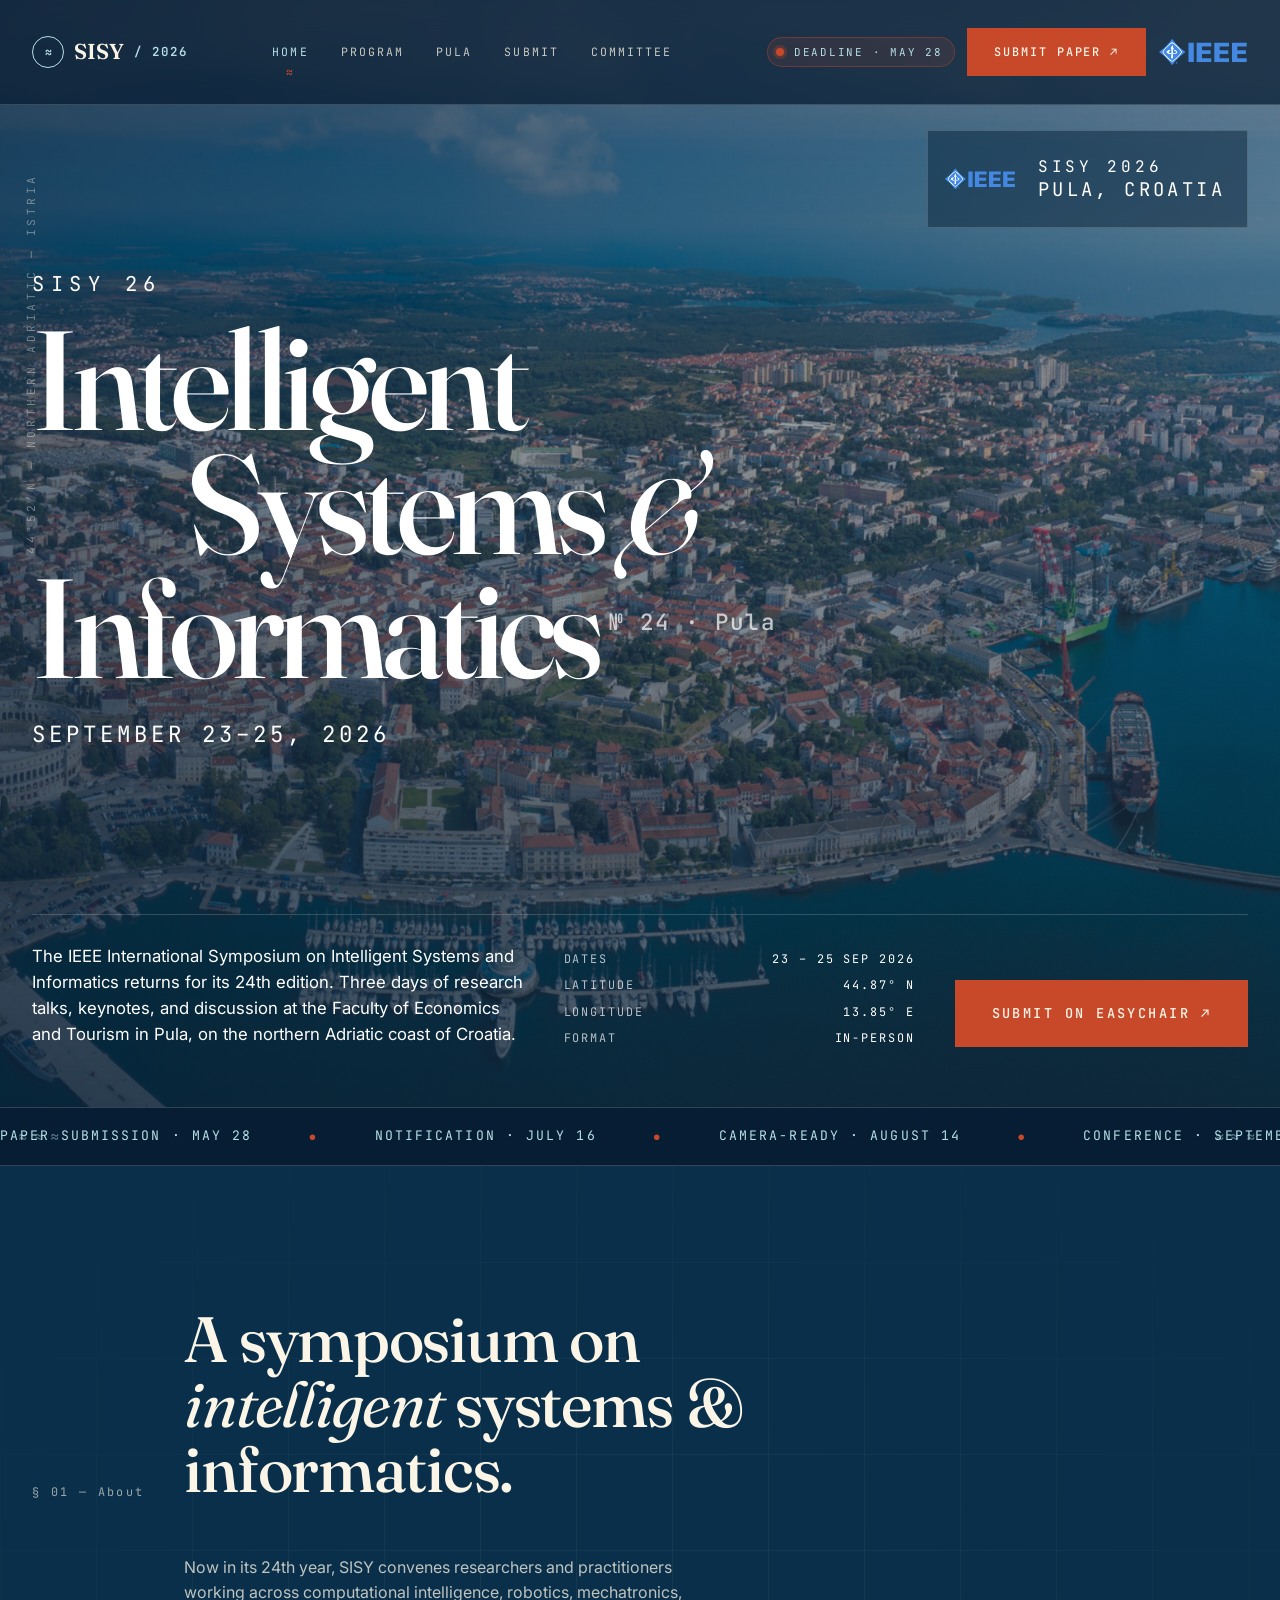
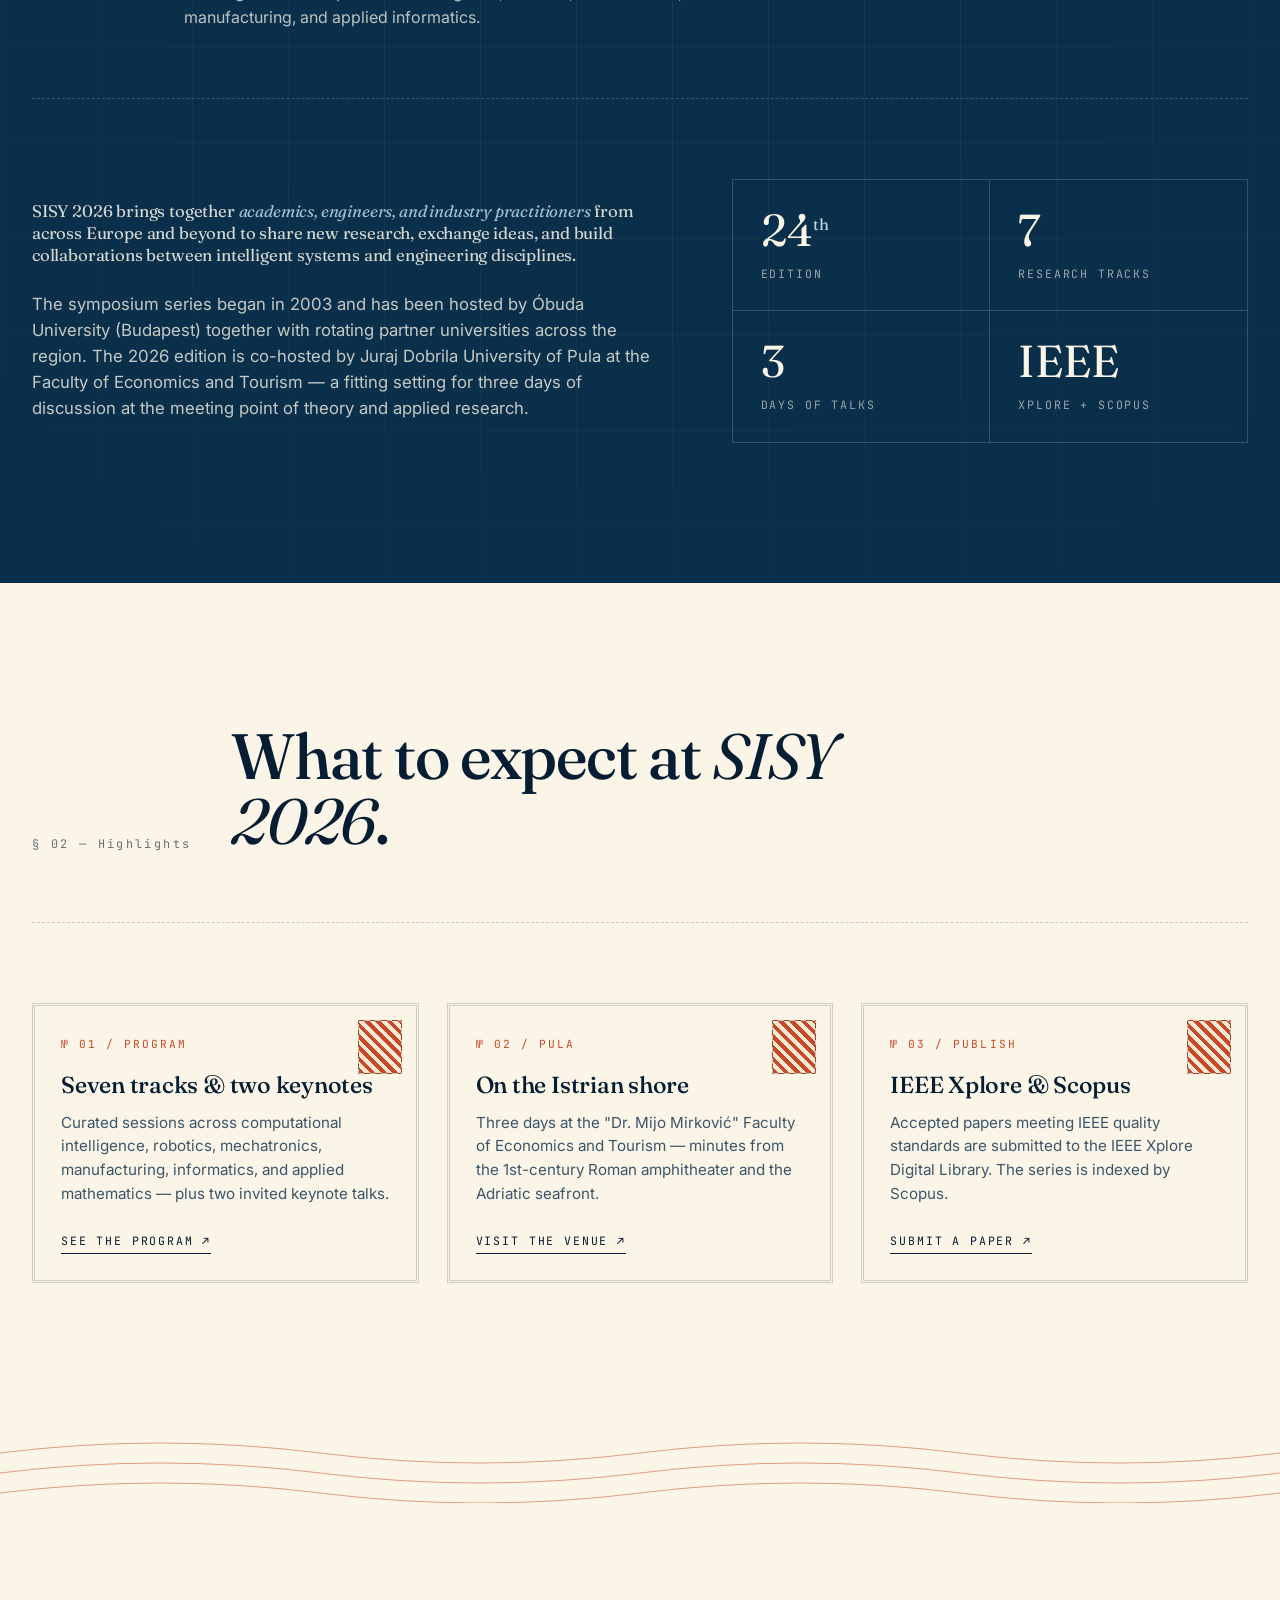
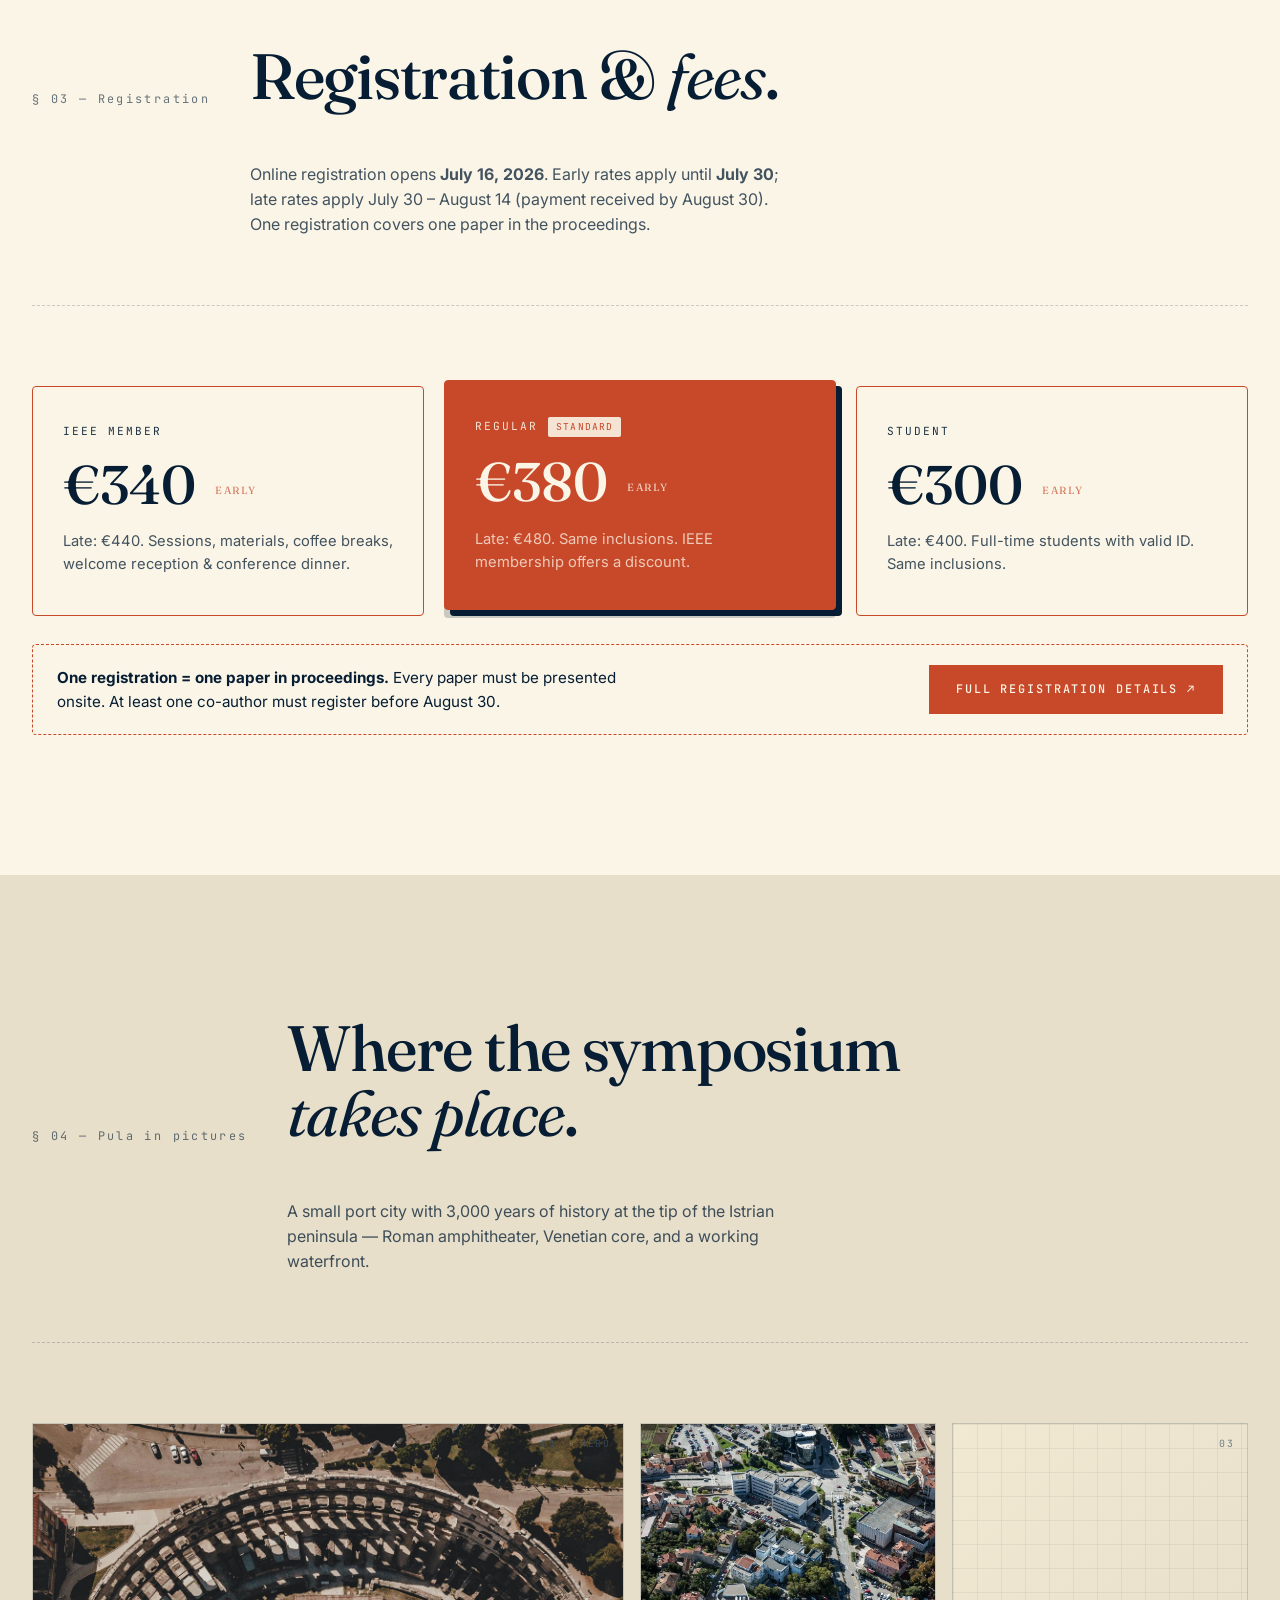
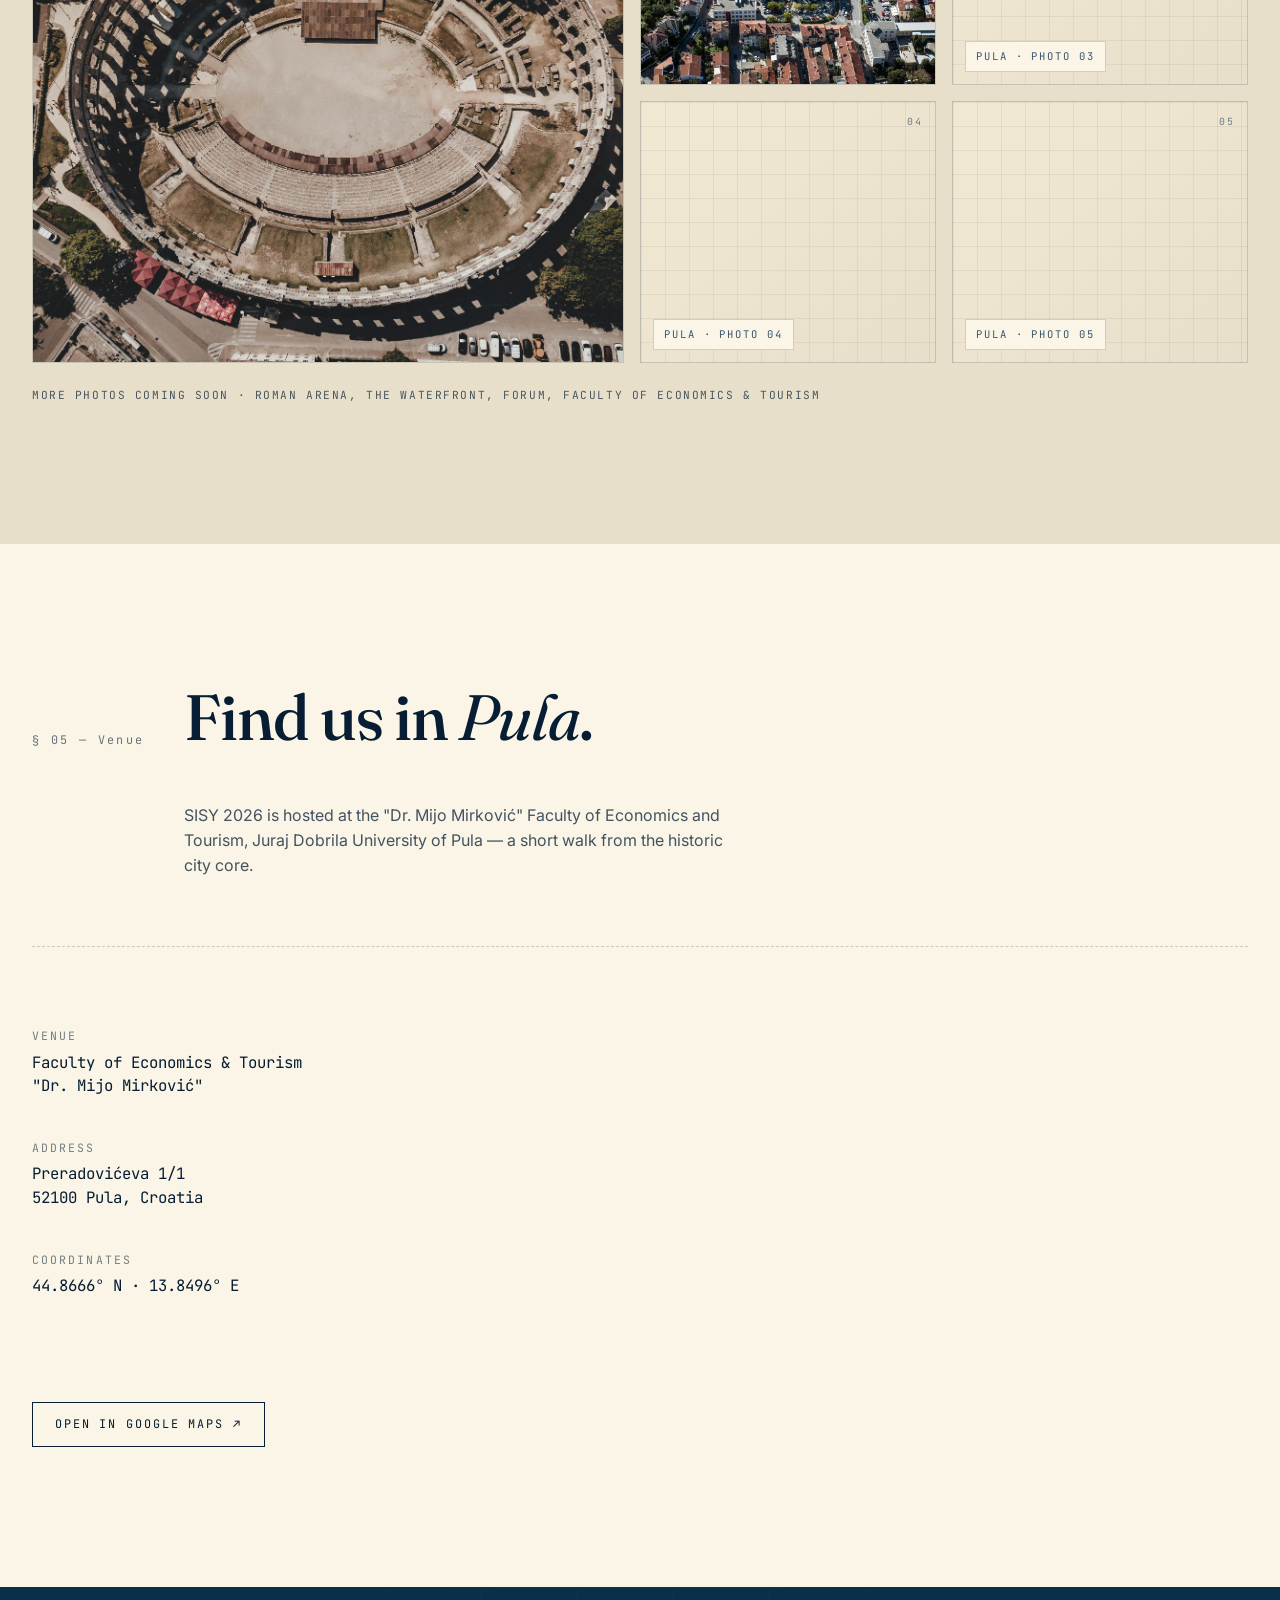
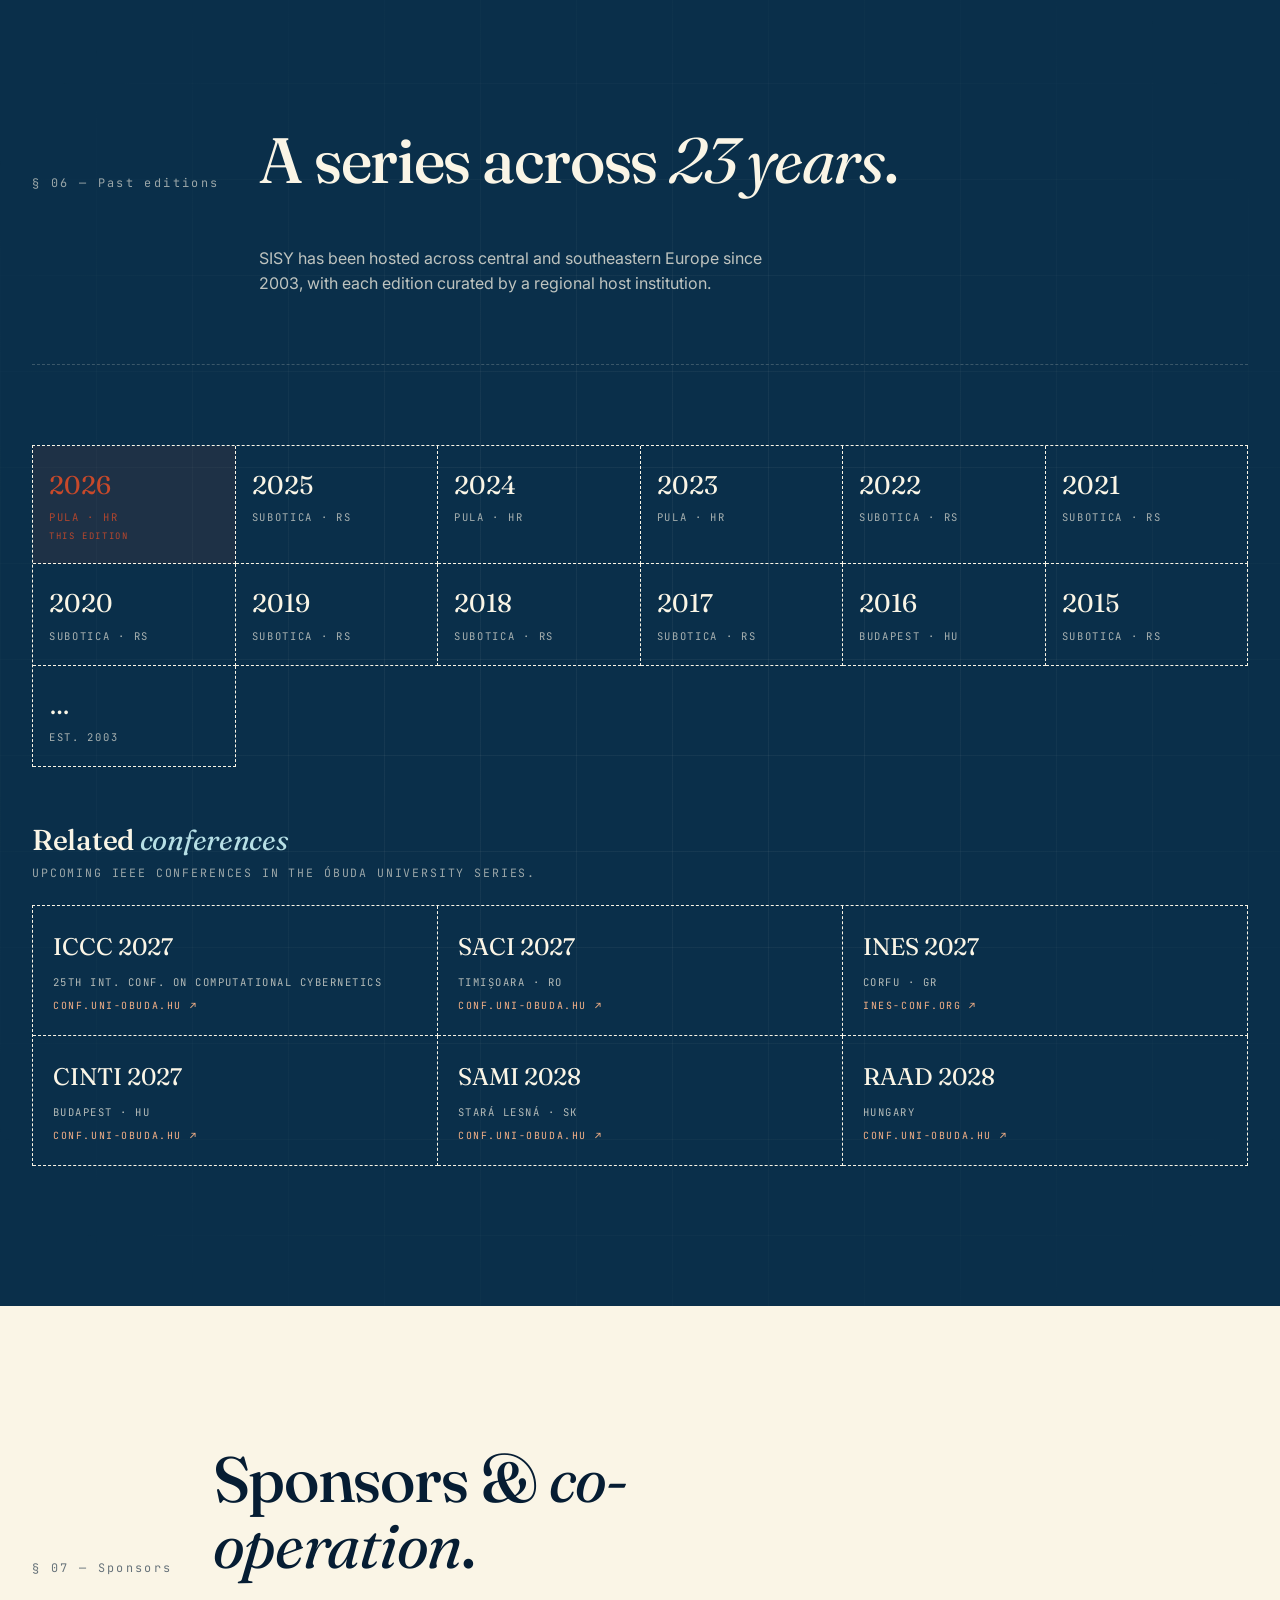
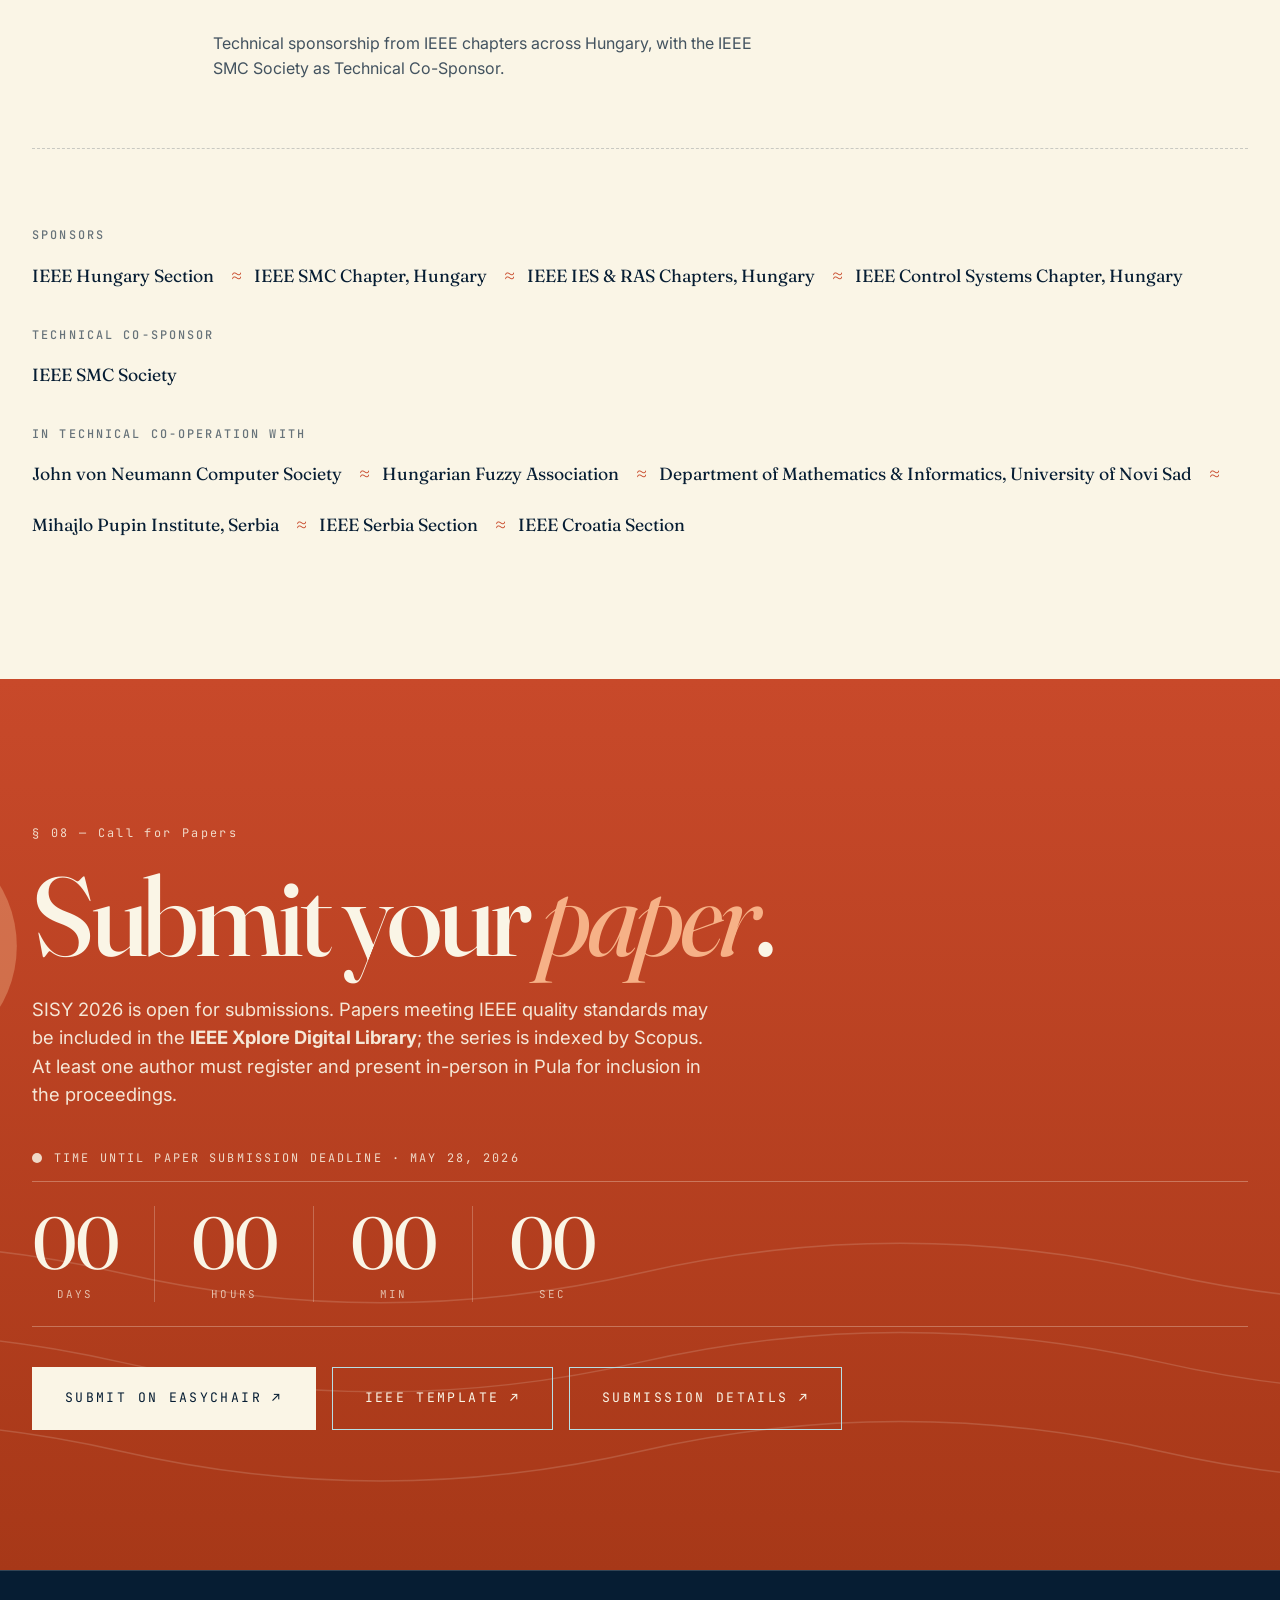
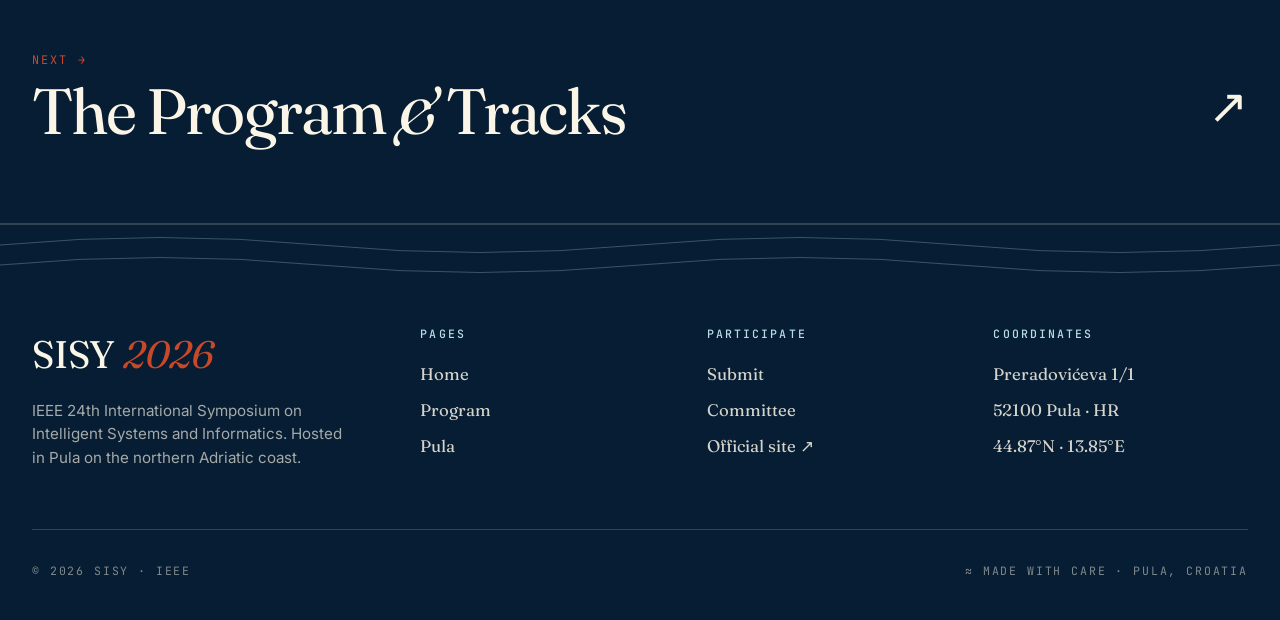
<file: index.html>
<!DOCTYPE html>
<html lang="en">
<head>
<meta charset="UTF-8" />
<meta name="viewport" content="width=device-width, initial-scale=1.0" />
<title>SISY 2026 — IEEE 24th International Symposium on Intelligent Systems and Informatics</title>
<meta name="description" content="IEEE 24th International Symposium on Intelligent Systems and Informatics — September 23–25, 2026, Pula, Croatia." />
<link rel="icon" type="image/svg+xml" href="favicon.svg" />
<meta property="og:type" content="website" />
<meta property="og:title" content="SISY 2026 — IEEE Symposium · Pula, Croatia" />
<meta property="og:description" content="IEEE 24th International Symposium on Intelligent Systems and Informatics. September 23–25, 2026, Pula, on the northern Adriatic." />
<meta property="og:image" content="og-image.svg" />
<meta name="twitter:card" content="summary_large_image" />
<meta name="twitter:title" content="SISY 2026 — IEEE Symposium · Pula, Croatia" />
<meta name="twitter:description" content="September 23–25, 2026 · Pula, Croatia. IEEE Xplore + Scopus indexed." />
<meta name="twitter:image" content="og-image.svg" />
<link rel="preconnect" href="https://fonts.googleapis.com" />
<link rel="preconnect" href="https://fonts.gstatic.com" crossorigin />
<link href="https://fonts.googleapis.com/css2?family=Fraunces:ital,opsz,wght@0,9..144,400;0,9..144,500;0,9..144,600;1,9..144,400&family=Inter:wght@400;500;600&family=JetBrains+Mono:wght@400;500&display=swap" rel="stylesheet" />
<link rel="stylesheet" href="styles.css" />
</head>
<body>

<header class="topbar" id="topbar">
  <div class="container topbar-inner">
    <a href="./" class="brand">
      <span class="sigil">≈</span>
      SISY <span class="year">/ 2026</span>
    </a>
    <nav class="nav-links" id="primary-nav">
      <a href="./" class="active">Home</a>
      <a href="program/">Program</a>
      <a href="venue/">Pula</a>
      <a href="submit/">Submit</a>
      <a href="contact/">Committee</a>
    </nav>
    <div style="display:flex; gap:12px; align-items:center;">
      <span class="deadline-badge"><span class="dot"></span>Deadline · May 28</span>
      <a href="https://www.easychair.org/conferences/?conf=sisy2026" target="_blank" rel="noopener" class="btn cta">Submit Paper ↗</a>
      <a href="https://www.ieee.org" target="_blank" rel="noopener" class="ieee-mark" aria-label="IEEE">
        <img src="assets/ieee.svg" alt="IEEE" />
      </a>
      <button class="menu-toggle" id="menuToggle" aria-label="Menu" aria-expanded="false" aria-controls="primary-nav">
        <span class="bars" aria-hidden="true"></span>
      </button>
    </div>
  </div>
</header>

<main id="top">

  <!-- HERO -->
  <section class="hero">
    <div class="hero-seascape" aria-hidden="true">
      <img src="assets/pula.png" alt="" class="hero-bg" />
      <div class="hero-bg-overlay"></div>
    </div>

    <div class="lat-marker">44°52′N — Northern Adriatic — Istria</div>

    <div class="container hero-inner">
      <div class="hero-ieee-stamp">
        <a href="https://www.ieee.org" target="_blank" rel="noopener" class="hero-ieee">
          <img src="assets/ieee.svg" alt="IEEE" />
        </a>
        <div class="hero-ieee-text">
          <span class="kicker">SISY 2026</span>
          <span class="edition">Pula, Croatia</span>
        </div>
      </div>

      <span class="hero-eyebrow-sisy">SISY 26</span>
      <h1 class="hero-title">
        <span class="row">Intelligent</span>
        <span class="row indent">Systems <em>&amp;</em></span>
        <span class="row">Informatics<span class="num">№ 24 ·  Pula</span></span>
      </h1>
      <p class="hero-dates">September 23–25, 2026</p>

      <div class="hero-foot">
        <p class="hero-lede">
          The IEEE International Symposium on Intelligent Systems and Informatics returns for its 24th edition. Three days of research talks, keynotes, and discussion at the Faculty of Economics and Tourism in Pula, on the northern Adriatic coast of Croatia.
        </p>
        <div class="hero-meta">
          <div class="row"><span class="k">Dates</span><span class="v">23 – 25 SEP 2026</span></div>
          <div class="row"><span class="k">Latitude</span><span class="v">44.87° N</span></div>
          <div class="row"><span class="k">Longitude</span><span class="v">13.85° E</span></div>
          <div class="row"><span class="k">Format</span><span class="v">In-person</span></div>
        </div>
        <a href="https://www.easychair.org/conferences/?conf=sisy2026" target="_blank" rel="noopener" class="btn cta cta-lg">Submit on EasyChair ↗</a>
      </div>
    </div>
  </section>

  <!-- TICKER -->
  <div class="tide" aria-hidden="true">
    <div class="tide-track">
      <span>
        Paper submission · May 28 <em class="pip">●</em>
        Notification · July 16 <em class="pip">●</em>
        Camera-ready · August 14 <em class="pip">●</em>
        Conference · September 23–25 <em class="pip">●</em>
        Pula · Istria · Croatia <em class="pip">●</em>
        IEEE Xplore · Scopus indexed <em class="pip">●</em>
      </span>
      <span>
        Paper submission · May 28 <em class="pip">●</em>
        Notification · July 16 <em class="pip">●</em>
        Camera-ready · August 14 <em class="pip">●</em>
        Conference · September 23–25 <em class="pip">●</em>
        Pula · Istria · Croatia <em class="pip">●</em>
        IEEE Xplore · Scopus indexed <em class="pip">●</em>
      </span>
    </div>
  </div>

  <!-- ABOUT -->
  <section class="section deep">
    <div class="container">
      <div class="section-head">
        <span class="section-num">§ 01 — About</span>
        <h2>A symposium on <em>intelligent</em> systems &amp; informatics.</h2>
        <p class="lede">Now in its 24th year, SISY convenes researchers and practitioners working across computational intelligence, robotics, mechatronics, manufacturing, and applied informatics.</p>
      </div>
      <div class="about-grid">
        <div class="prose">
          <p class="about-lead">
            SISY 2026 brings together <em>academics, engineers, and industry practitioners</em> from across Europe and beyond to share new research, exchange ideas, and build collaborations between intelligent systems and engineering disciplines.
          </p>
          <p style="margin-top: 24px; opacity: 0.78;">
            The symposium series began in 2003 and has been hosted by Óbuda University (Budapest) together with rotating partner universities across the region. The 2026 edition is co-hosted by Juraj Dobrila University of Pula at the Faculty of Economics and Tourism — a fitting setting for three days of discussion at the meeting point of theory and applied research.
          </p>
        </div>
        <div class="about-stats">
          <div class="stat"><div class="stat-num">24<sup>th</sup></div><div class="stat-label">Edition</div></div>
          <div class="stat"><div class="stat-num">7</div><div class="stat-label">Research tracks</div></div>
          <div class="stat"><div class="stat-num">3</div><div class="stat-label">Days of talks</div></div>
          <div class="stat"><div class="stat-num">IEEE</div><div class="stat-label">Xplore + Scopus</div></div>
        </div>
      </div>
    </div>
  </section>

  <!-- HIGHLIGHTS / POSTCARDS -->
  <section class="section paper">
    <div class="container">
      <div class="section-head">
        <span class="section-num">§ 02 — Highlights</span>
        <h2>What to expect at <em>SISY 2026</em>.</h2>
      </div>
      <div class="postcards">
        <article class="postcard">
          <span class="pc-num">№ 01 / Program</span>
          <h3>Seven tracks &amp; two keynotes</h3>
          <p>Curated sessions across computational intelligence, robotics, mechatronics, manufacturing, informatics, and applied mathematics — plus two invited keynote talks.</p>
          <a href="program/" class="pc-link">See the program ↗</a>
        </article>
        <article class="postcard">
          <span class="pc-num">№ 02 / Pula</span>
          <h3>On the Istrian shore</h3>
          <p>Three days at the "Dr. Mijo Mirković" Faculty of Economics and Tourism — minutes from the 1st-century Roman amphitheater and the Adriatic seafront.</p>
          <a href="venue/" class="pc-link">Visit the venue ↗</a>
        </article>
        <article class="postcard">
          <span class="pc-num">№ 03 / Publish</span>
          <h3>IEEE Xplore &amp; Scopus</h3>
          <p>Accepted papers meeting IEEE quality standards are submitted to the IEEE Xplore Digital Library. The series is indexed by Scopus.</p>
          <a href="submit/" class="pc-link">Submit a paper ↗</a>
        </article>
      </div>
    </div>
  </section>

  <div class="wave-divider" aria-hidden="true"></div>

  <!-- REGISTRATION TEASER -->
  <section class="section paper fees-feature">
    <div class="container">
      <div class="section-head">
        <span class="section-num">§ 03 — Registration</span>
        <h2>Registration &amp; <em>fees</em>.</h2>
        <p class="lede">Online registration opens <strong>July 16, 2026</strong>. Early rates apply until <strong>July 30</strong>; late rates apply July 30 – August 14 (payment received by August 30). One registration covers one paper in the proceedings.</p>
      </div>
      <div class="fees fees-lg">
        <div class="fee">
          <span class="tier">IEEE Member</span>
          <div class="price">€340 <em>early</em></div>
          <p>Late: €440. Sessions, materials, coffee breaks, welcome reception &amp; conference dinner.</p>
        </div>
        <div class="fee featured">
          <span class="tier">Regular <span class="badge">Standard</span></span>
          <div class="price">€380 <em>early</em></div>
          <p>Late: €480. Same inclusions. IEEE membership offers a discount.</p>
        </div>
        <div class="fee">
          <span class="tier">Student</span>
          <div class="price">€300 <em>early</em></div>
          <p>Late: €400. Full-time students with valid ID. Same inclusions.</p>
        </div>
      </div>
      <div class="fees-footnote">
        <p><strong>One registration = one paper in proceedings.</strong> Every paper must be presented onsite. At least one co-author must register before August 30.</p>
        <a href="submit/#registration" class="btn cta">Full registration details ↗</a>
      </div>
    </div>
  </section>

  <!-- PULA PHOTO GALLERY -->
  <section class="section sand">
    <div class="container">
      <div class="section-head">
        <span class="section-num">§ 04 — Pula in pictures</span>
        <h2>Where the symposium <em>takes place</em>.</h2>
        <p class="lede">A small port city with 3,000 years of history at the tip of the Istrian peninsula — Roman amphitheater, Venetian core, and a working waterfront.</p>
      </div>
      <div class="gallery">
        <div class="photo g1">
          <img src="images/pula-01.jpg" alt="Pula" loading="lazy" />
          <span class="caption">01 · Hero</span>
        </div>
        <div class="photo g2">
          <img src="images/pula-02.jpg" alt="Pula" loading="lazy" />
          <span class="caption">02</span>
        </div>
        <div class="photo placeholder g3">
          <span class="caption">03</span>
          <span class="label">Pula · Photo 03</span>
        </div>
        <div class="photo placeholder g4">
          <span class="caption">04</span>
          <span class="label">Pula · Photo 04</span>
        </div>
        <div class="photo placeholder g5">
          <span class="caption">05</span>
          <span class="label">Pula · Photo 05</span>
        </div>
      </div>
      <p class="photo-caption" style="margin-top: 24px;">More photos coming soon · Roman arena, the waterfront, Forum, Faculty of Economics &amp; Tourism</p>
    </div>
  </section>

  <!-- VENUE / MAP -->
  <section class="section paper">
    <div class="container">
      <div class="section-head">
        <span class="section-num">§ 05 — Venue</span>
        <h2>Find us in <em>Pula</em>.</h2>
        <p class="lede">SISY 2026 is hosted at the "Dr. Mijo Mirković" Faculty of Economics and Tourism, Juraj Dobrila University of Pula — a short walk from the historic city core.</p>
      </div>
      <div class="venue-grid">
        <div class="venue-info">
          <div class="venue-row"><span class="k">Venue</span><span class="v">Faculty of Economics &amp; Tourism<br/>"Dr. Mijo Mirković"</span></div>
          <div class="venue-row"><span class="k">Address</span><span class="v">Preradovićeva 1/1<br/>52100 Pula, Croatia</span></div>
          <div class="venue-row"><span class="k">Coordinates</span><span class="v">44.8666° N · 13.8496° E</span></div>
          <a class="btn ink" href="https://www.google.com/maps/search/?api=1&amp;query=Preradovi%C4%87eva%201%2F1%2C%2052100%20Pula%2C%20Croatia" target="_blank" rel="noopener">Open in Google Maps ↗</a>
        </div>
        <div class="venue-map">
          <iframe
            title="Map — Faculty of Economics and Tourism, Pula"
            src="https://www.google.com/maps?q=Preradovi%C4%87eva%201%2F1%2C%2052100%20Pula%2C%20Croatia&amp;z=16&amp;output=embed"
            loading="lazy"
            referrerpolicy="no-referrer-when-downgrade"
            allowfullscreen></iframe>
        </div>
      </div>
    </div>
  </section>

  <!-- PAST EDITIONS -->
  <section class="section deep">
    <div class="container">
      <div class="section-head">
        <span class="section-num">§ 06 — Past editions</span>
        <h2>A series across <em>23 years</em>.</h2>
        <p class="lede">SISY has been hosted across central and southeastern Europe since 2003, with each edition curated by a regional host institution.</p>
      </div>
      <div class="past">
        <div class="yr upcoming"><span class="y">2026</span><span class="c">Pula · HR</span><span class="tag">This edition</span></div>
        <div class="yr"><span class="y">2025</span><span class="c">Subotica · RS</span></div>
        <div class="yr"><span class="y">2024</span><span class="c">Pula · HR</span></div>
        <div class="yr"><span class="y">2023</span><span class="c">Pula · HR</span></div>
        <div class="yr"><span class="y">2022</span><span class="c">Subotica · RS</span></div>
        <div class="yr"><span class="y">2021</span><span class="c">Subotica · RS</span></div>
        <div class="yr"><span class="y">2020</span><span class="c">Subotica · RS</span></div>
        <div class="yr"><span class="y">2019</span><span class="c">Subotica · RS</span></div>
        <div class="yr"><span class="y">2018</span><span class="c">Subotica · RS</span></div>
        <div class="yr"><span class="y">2017</span><span class="c">Subotica · RS</span></div>
        <div class="yr"><span class="y">2016</span><span class="c">Budapest · HU</span></div>
        <div class="yr"><span class="y">2015</span><span class="c">Subotica · RS</span></div>
        <div class="yr"><span class="y">…</span><span class="c">est. 2003</span></div>
      </div>

      <div class="related-head">
        <h3>Related <em>conferences</em></h3>
        <p>Upcoming IEEE conferences in the Óbuda University series.</p>
      </div>
      <div class="related-confs">
        <a class="conf" href="https://conf.uni-obuda.hu/iccc2027" target="_blank" rel="noopener">
          <span class="conf-name">ICCC 2027</span>
          <span class="conf-loc">25th Int. Conf. on Computational Cybernetics</span>
          <span class="conf-link">conf.uni-obuda.hu ↗</span>
        </a>
        <a class="conf" href="https://conf.uni-obuda.hu/saci2027" target="_blank" rel="noopener">
          <span class="conf-name">SACI 2027</span>
          <span class="conf-loc">Timișoara · RO</span>
          <span class="conf-link">conf.uni-obuda.hu ↗</span>
        </a>
        <a class="conf" href="http://www.ines-conf.org/" target="_blank" rel="noopener">
          <span class="conf-name">INES 2027</span>
          <span class="conf-loc">Corfu · GR</span>
          <span class="conf-link">ines-conf.org ↗</span>
        </a>
        <a class="conf" href="https://conf.uni-obuda.hu/cinti2027" target="_blank" rel="noopener">
          <span class="conf-name">CINTI 2027</span>
          <span class="conf-loc">Budapest · HU</span>
          <span class="conf-link">conf.uni-obuda.hu ↗</span>
        </a>
        <a class="conf" href="https://conf.uni-obuda.hu/sami2028" target="_blank" rel="noopener">
          <span class="conf-name">SAMI 2028</span>
          <span class="conf-loc">Stará Lesná · SK</span>
          <span class="conf-link">conf.uni-obuda.hu ↗</span>
        </a>
        <a class="conf" href="https://conf.uni-obuda.hu/raad2028" target="_blank" rel="noopener">
          <span class="conf-name">RAAD 2028</span>
          <span class="conf-loc">Hungary</span>
          <span class="conf-link">conf.uni-obuda.hu ↗</span>
        </a>
      </div>
    </div>
  </section>

  <!-- SPONSORS -->
  <section class="section paper">
    <div class="container">
      <div class="section-head">
        <span class="section-num">§ 07 — Sponsors</span>
        <h2>Sponsors &amp; <em>co-operation</em>.</h2>
        <p class="lede">Technical sponsorship from IEEE chapters across Hungary, with the IEEE SMC Society as Technical Co-Sponsor.</p>
      </div>
      <div class="sponsors" style="color: var(--ink); margin-bottom: 40px;">
        <h4>Sponsors</h4>
        <div class="sponsor-row">
          <span>IEEE Hungary Section</span>
          <span>IEEE SMC Chapter, Hungary</span>
          <span>IEEE IES &amp; RAS Chapters, Hungary</span>
          <span>IEEE Control Systems Chapter, Hungary</span>
        </div>
      </div>
      <div class="sponsors" style="color: var(--ink); margin-bottom: 40px;">
        <h4>Technical Co-Sponsor</h4>
        <div class="sponsor-row">
          <span>IEEE SMC Society</span>
        </div>
      </div>
      <div class="sponsors" style="color: var(--ink);">
        <h4>In Technical Co-operation with</h4>
        <div class="sponsor-row">
          <span>John von Neumann Computer Society</span>
          <span>Hungarian Fuzzy Association</span>
          <span>Department of Mathematics &amp; Informatics, University of Novi Sad</span>
          <span>Mihajlo Pupin Institute, Serbia</span>
          <span>IEEE Serbia Section</span>
          <span>IEEE Croatia Section</span>
        </div>
      </div>
    </div>
  </section>

  <!-- CTA -->
  <section class="section sun">
    <div class="container">
      <div class="cta-mega">
        <div>
          <span class="section-num" style="opacity:0.85;">§ 08 — Call for Papers</span>
          <h1 class="cta-headline">Submit your <em>paper</em>.</h1>
          <p class="cta-lede">SISY 2026 is open for submissions. Papers meeting IEEE quality standards may be included in the <strong>IEEE Xplore Digital Library</strong>; the series is indexed by Scopus. At least one author must register and present in-person in Pula for inclusion in the proceedings.</p>

          <div class="cd-prefix"><span class="pulse"></span>Time until paper submission deadline · May 28, 2026</div>
          <div class="countdown" id="countdown">
            <div class="cd-unit"><div class="cd-num" id="cd-d">--</div><div class="cd-label">Days</div></div>
            <div class="cd-unit"><div class="cd-num" id="cd-h">--</div><div class="cd-label">Hours</div></div>
            <div class="cd-unit"><div class="cd-num" id="cd-m">--</div><div class="cd-label">Min</div></div>
            <div class="cd-unit"><div class="cd-num" id="cd-s">--</div><div class="cd-label">Sec</div></div>
          </div>

          <div class="cta-actions-row">
            <a href="https://www.easychair.org/conferences/?conf=sisy2026" target="_blank" rel="noopener" class="btn solid cta-lg">Submit on EasyChair ↗</a>
            <a href="https://www.ieee.org/conferences/publishing/templates" target="_blank" rel="noopener" class="btn cta-lg">IEEE Template ↗</a>
            <a href="submit/" class="btn cta-lg">Submission Details ↗</a>
          </div>
        </div>
      </div>
    </div>
  </section>

  <section class="passage">
    <div class="container">
      <a href="program/">
        <div>
          <div class="label">Next →</div>
          <div class="title">The Program <em>&amp;</em> Tracks</div>
        </div>
        <span class="arrow">↗</span>
      </a>
    </div>
  </section>

</main>

<footer class="footer">
  <div class="container">
    <div class="footer-top">
      <div class="footer-brand">
        <span class="mark">SISY <em>2026</em></span>
        <p>IEEE 24th International Symposium on Intelligent Systems and Informatics. Hosted in Pula on the northern Adriatic coast.</p>
      </div>
      <div class="footer-col"><h5>Pages</h5><a href="./">Home</a><a href="program/">Program</a><a href="venue/">Pula</a></div>
      <div class="footer-col"><h5>Participate</h5><a href="submit/">Submit</a><a href="contact/">Committee</a><a href="https://conf.uni-obuda.hu/sisy2026/" target="_blank" rel="noopener">Official site ↗</a></div>
      <div class="footer-col"><h5>Coordinates</h5><span>Preradovićeva 1/1</span><span>52100 Pula · HR</span><span>44.87°N · 13.85°E</span></div>
    </div>
    <div class="footer-bottom">
      <span>© 2026 SISY · IEEE</span>
      <span>≈ Made with care · Pula, Croatia</span>
    </div>
  </div>
</footer>

<script src="script.js"></script>
</body>
</html>
</file>
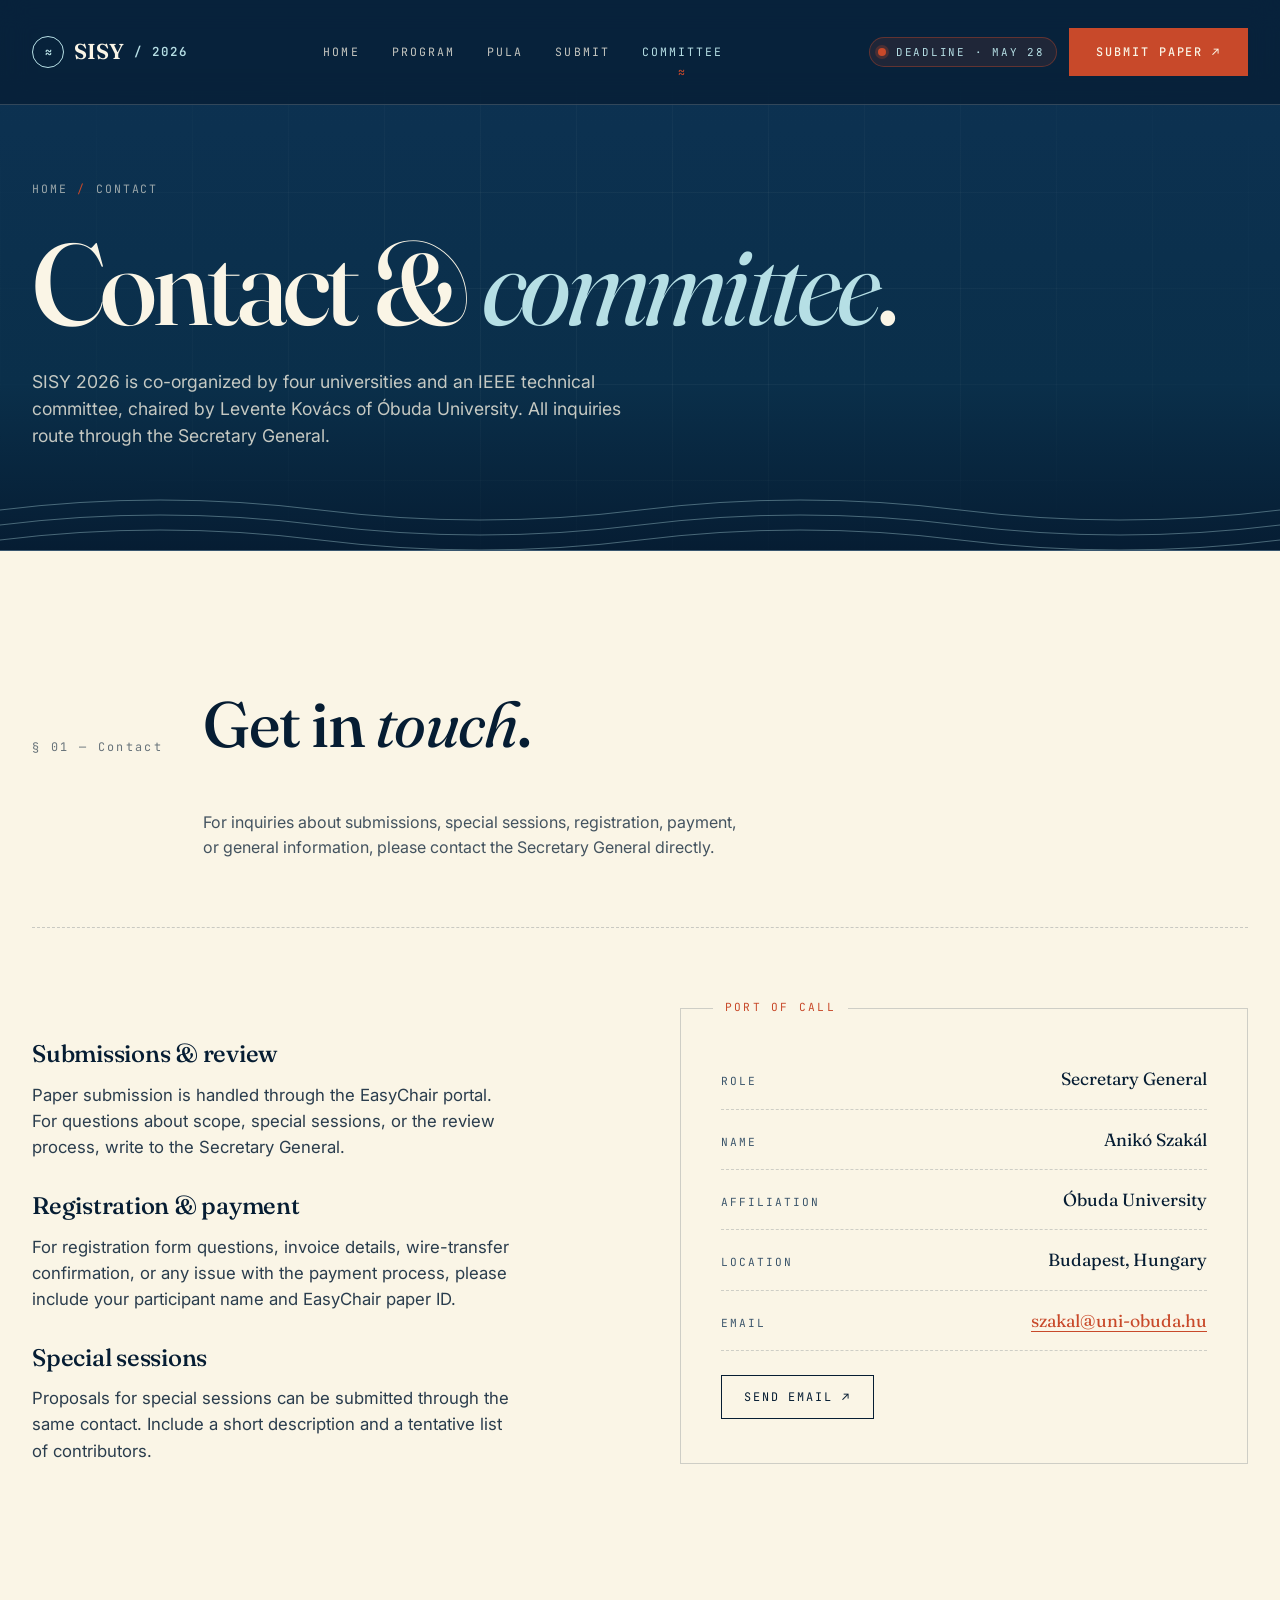
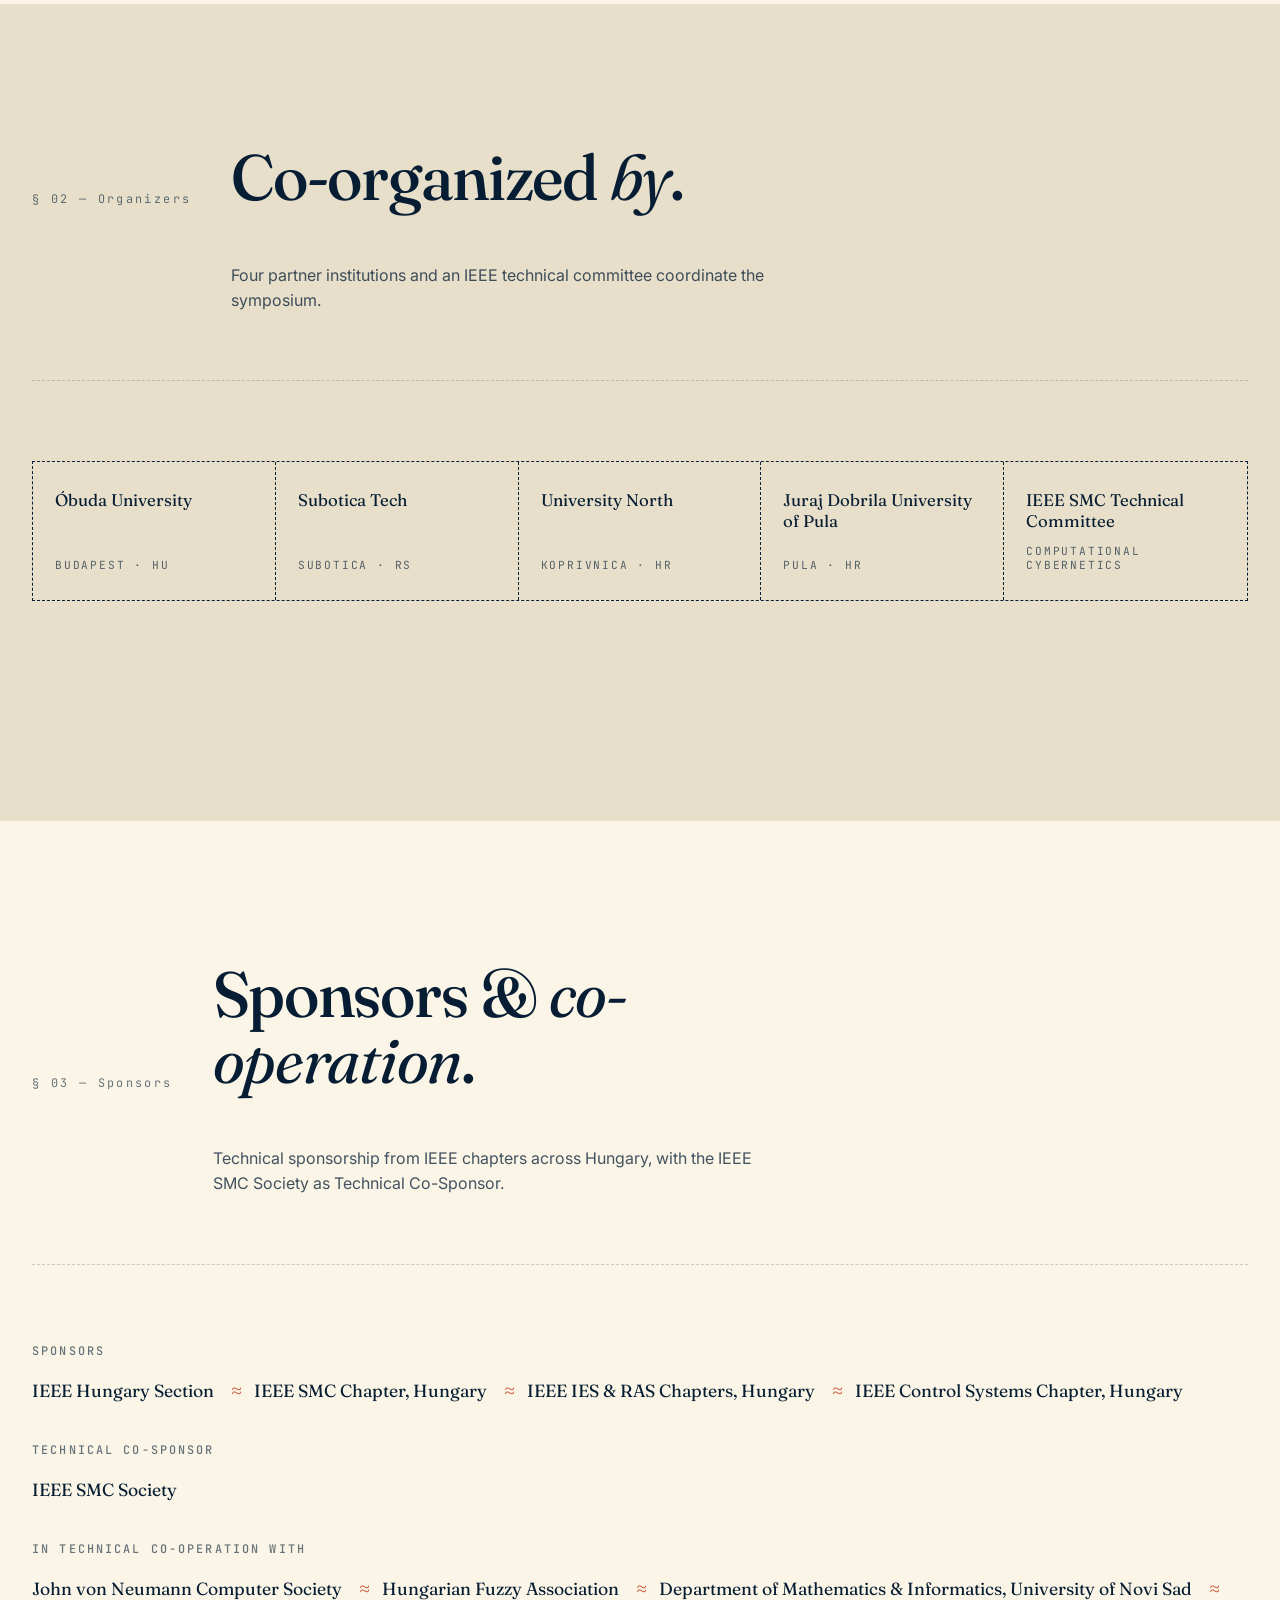
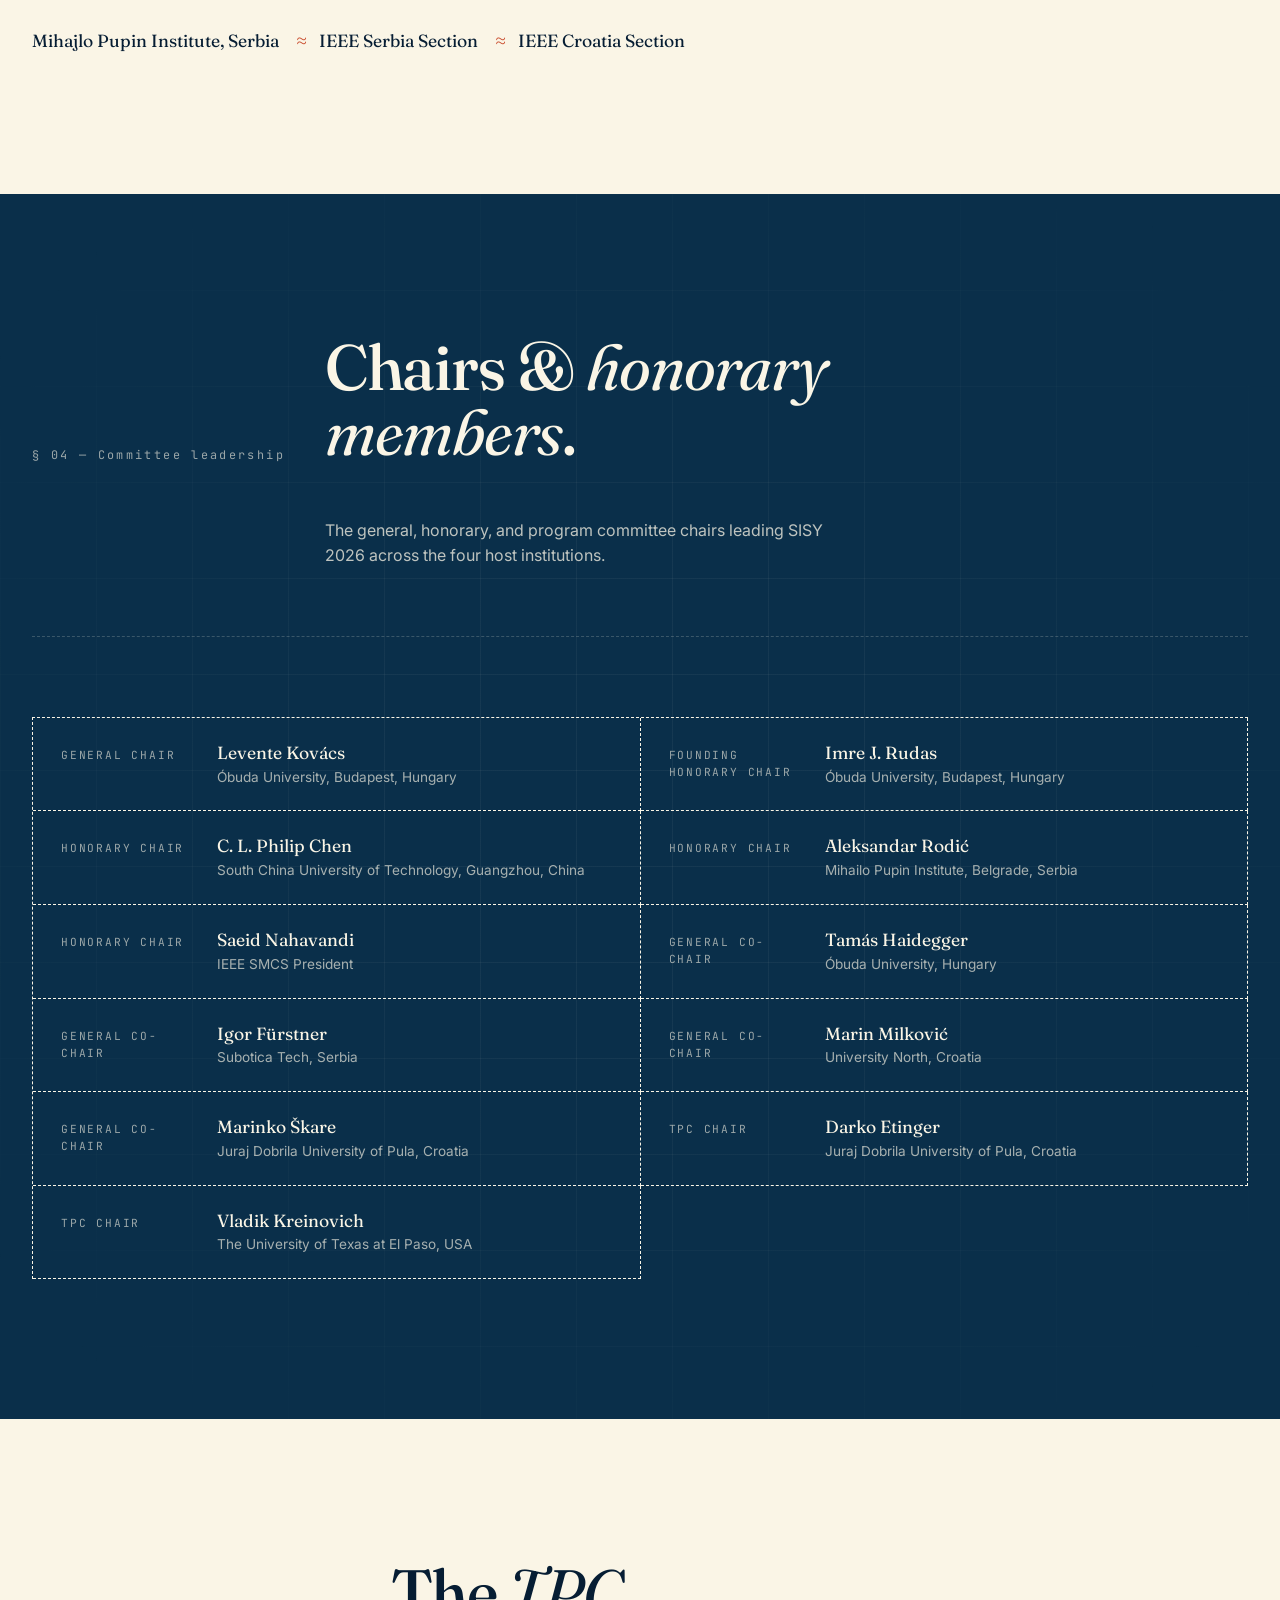
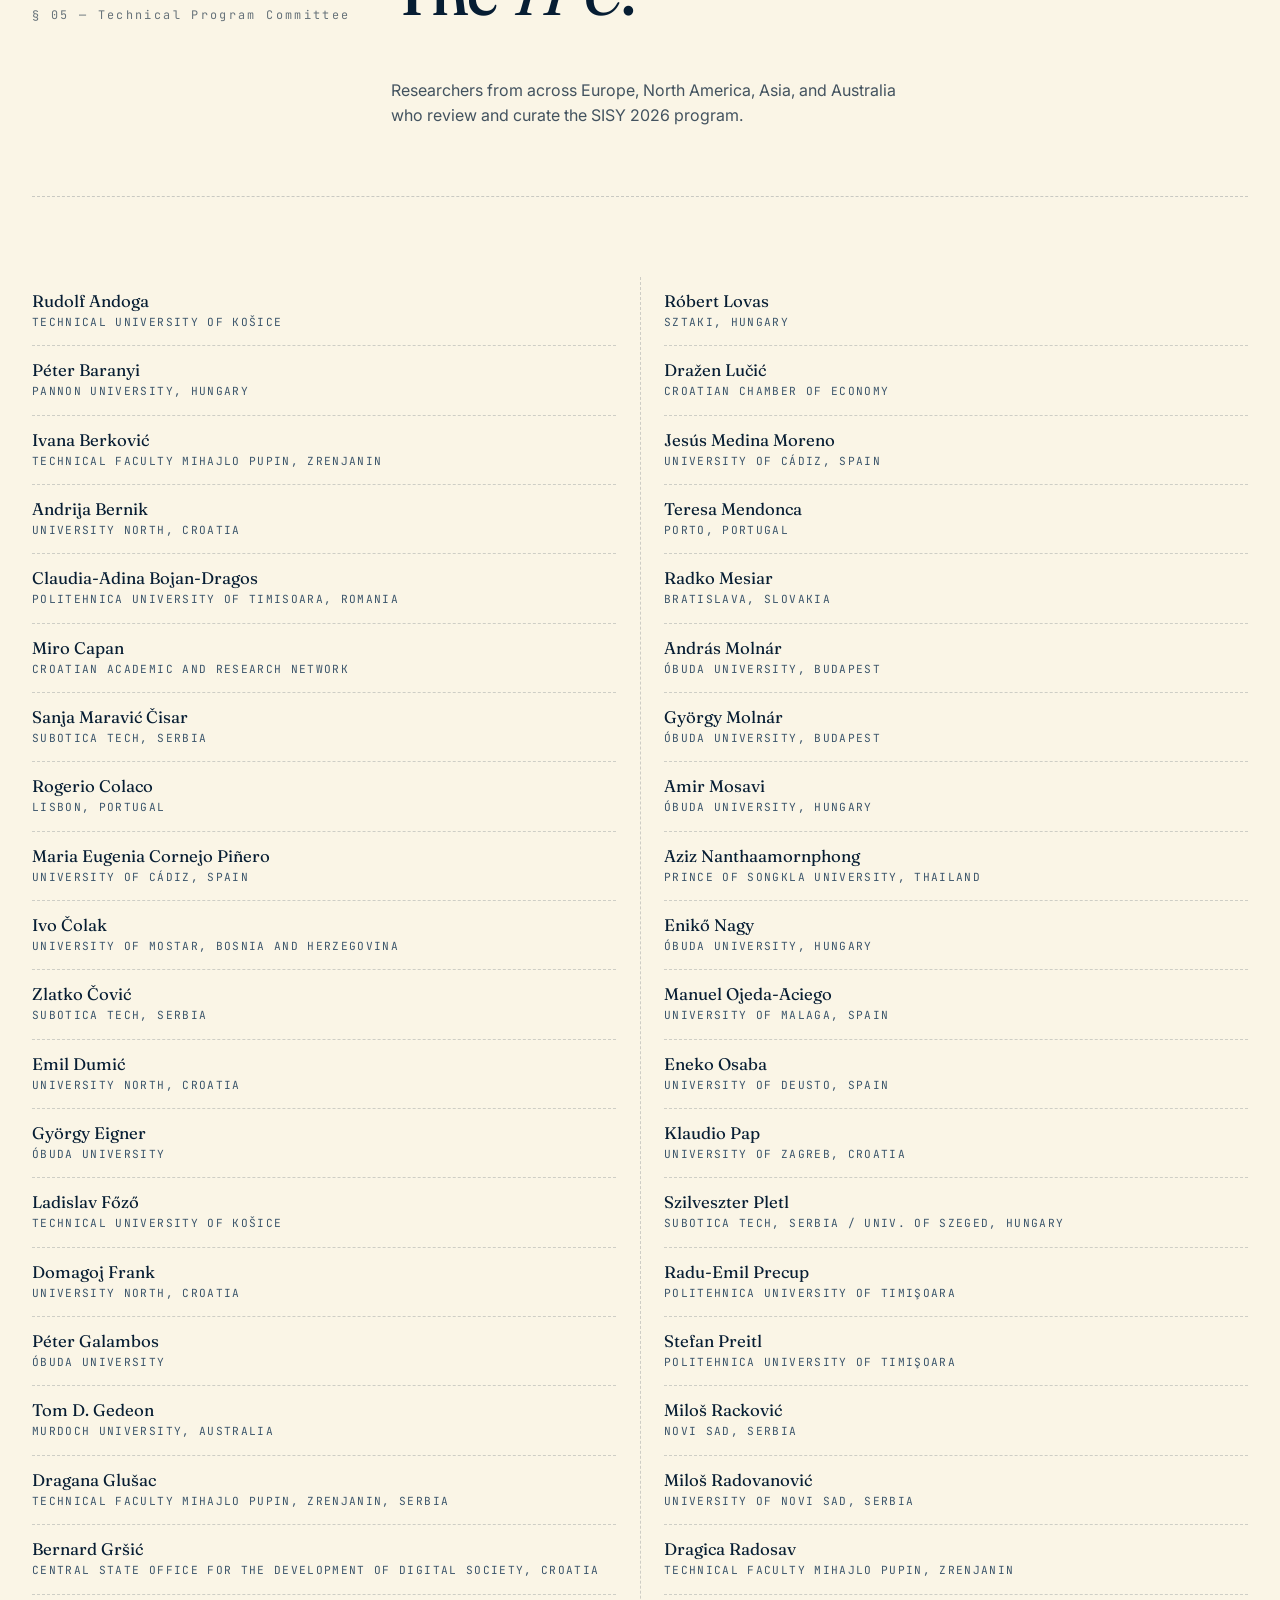
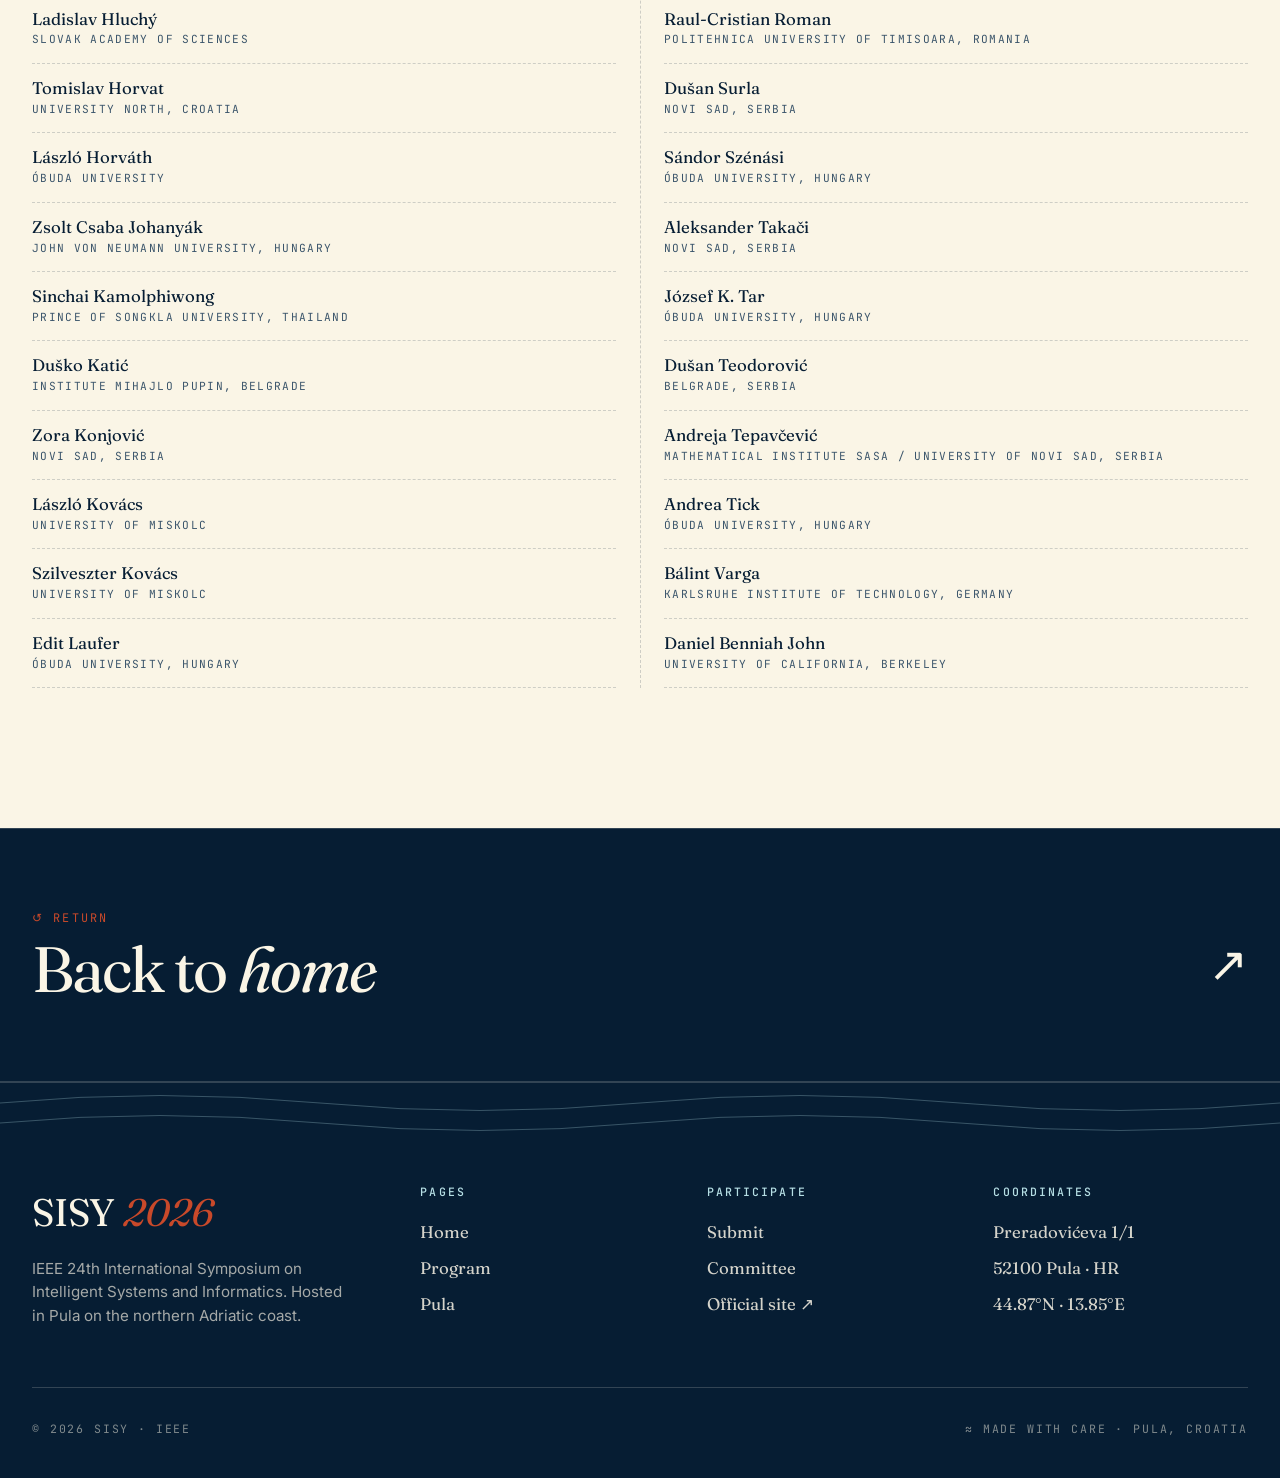
<file: contact/index.html>
<!DOCTYPE html>
<html lang="en">
<head>
<meta charset="UTF-8" />
<meta name="viewport" content="width=device-width, initial-scale=1.0" />
<title>Committee — SISY 2026 Organizers &amp; Contact</title>
<meta name="description" content="SISY 2026 organizing committee, track chairs, steering committee, and contact information." />
<link rel="icon" type="image/svg+xml" href="../favicon.svg" />
<meta property="og:type" content="website" />
<meta property="og:title" content="Committee — SISY 2026" />
<meta property="og:description" content="Organizing committee, track chairs, and contact information for SISY 2026." />
<meta property="og:image" content="../og-image.svg" />
<meta name="twitter:card" content="summary_large_image" />
<meta name="twitter:image" content="../og-image.svg" />
<link rel="preconnect" href="https://fonts.googleapis.com" />
<link rel="preconnect" href="https://fonts.gstatic.com" crossorigin />
<link href="https://fonts.googleapis.com/css2?family=Fraunces:ital,opsz,wght@0,9..144,400;0,9..144,500;0,9..144,600;1,9..144,400&family=Inter:wght@400;500;600&family=JetBrains+Mono:wght@400;500&display=swap" rel="stylesheet" />
<link rel="stylesheet" href="../styles.css" />
</head>
<body>

<header class="topbar" id="topbar">
  <div class="container topbar-inner">
    <a href="../" class="brand"><span class="sigil">≈</span> SISY <span class="year">/ 2026</span></a>
    <nav class="nav-links" id="primary-nav">
      <a href="../">Home</a>
      <a href="../program/">Program</a>
      <a href="../venue/">Pula</a>
      <a href="../submit/">Submit</a>
      <a href="../contact/" class="active">Committee</a>
    </nav>
    <div style="display:flex; gap:12px; align-items:center;">
      <span class="deadline-badge"><span class="dot"></span>Deadline · May 28</span>
      <a href="https://www.easychair.org/conferences/?conf=sisy2026" target="_blank" rel="noopener" class="btn cta">Submit Paper ↗</a>
      <button class="menu-toggle" id="menuToggle" aria-label="Menu" aria-expanded="false" aria-controls="primary-nav">
        <span class="bars" aria-hidden="true"></span>
      </button>
    </div>
  </div>
</header>

<main>

  <section class="page-head">
    <div class="container">
      <div class="crumbs"><a href="../">Home</a><span class="sep">/</span><span>Contact</span></div>
      <h1>Contact &amp; <em>committee</em>.</h1>
      <p class="lede">SISY 2026 is co-organized by four universities and an IEEE technical committee, chaired by Levente Kovács of Óbuda University. All inquiries route through the Secretary General.</p>
    </div>
  </section>

  <!-- CONTACT (single point of contact) -->
  <section class="section paper">
    <div class="container">
      <div class="section-head">
        <span class="section-num">§ 01 — Contact</span>
        <h2>Get in <em>touch</em>.</h2>
        <p class="lede">For inquiries about submissions, special sessions, registration, payment, or general information, please contact the Secretary General directly.</p>
      </div>
      <div class="contact-grid">
        <div class="contact-text">
          <div class="prose" style="color: var(--ink);">
            <h3>Submissions &amp; review</h3>
            <p>Paper submission is handled through the EasyChair portal. For questions about scope, special sessions, or the review process, write to the Secretary General.</p>
            <h3>Registration &amp; payment</h3>
            <p>For registration form questions, invoice details, wire-transfer confirmation, or any issue with the payment process, please include your participant name and EasyChair paper ID.</p>
            <h3>Special sessions</h3>
            <p>Proposals for special sessions can be submitted through the same contact. Include a short description and a tentative list of contributors.</p>
          </div>
        </div>
        <div class="contact-card">
          <div class="contact-row"><span class="k">Role</span><span class="v">Secretary General</span></div>
          <div class="contact-row"><span class="k">Name</span><span class="v">Anikó Szakál</span></div>
          <div class="contact-row"><span class="k">Affiliation</span><span class="v">Óbuda University</span></div>
          <div class="contact-row"><span class="k">Location</span><span class="v">Budapest, Hungary</span></div>
          <div class="contact-row"><span class="k">Email</span><span class="v"><a href="mailto:szakal@uni-obuda.hu" style="border-bottom:1px solid var(--rust); color:var(--rust);">szakal@uni-obuda.hu</a></span></div>
          <a href="mailto:szakal@uni-obuda.hu" class="btn ink">Send email ↗</a>
        </div>
      </div>
    </div>
  </section>

  <!-- ORGANIZERS -->
  <section class="section sand">
    <div class="container">
      <div class="section-head">
        <span class="section-num">§ 02 — Organizers</span>
        <h2>Co-organized <em>by</em>.</h2>
        <p class="lede">Four partner institutions and an IEEE technical committee coordinate the symposium.</p>
      </div>
      <div class="register" style="color: var(--ink);">
        <div class="row">Óbuda University<span class="place">Budapest · HU</span></div>
        <div class="row">Subotica Tech<span class="place">Subotica · RS</span></div>
        <div class="row">University North<span class="place">Koprivnica · HR</span></div>
        <div class="row">Juraj Dobrila University of Pula<span class="place">Pula · HR</span></div>
        <div class="row">IEEE SMC Technical Committee<span class="place">Computational Cybernetics</span></div>
      </div>
    </div>
  </section>

  <!-- SPONSORS & CO-OPERATION -->
  <section class="section paper">
    <div class="container">
      <div class="section-head">
        <span class="section-num">§ 03 — Sponsors</span>
        <h2>Sponsors &amp; <em>co-operation</em>.</h2>
        <p class="lede">Technical sponsorship from IEEE chapters across Hungary, with the IEEE SMC Society as Technical Co-Sponsor.</p>
      </div>
      <div class="sponsors" style="color: var(--ink); margin-bottom: 40px;">
        <h4>Sponsors</h4>
        <div class="sponsor-row">
          <span>IEEE Hungary Section</span>
          <span>IEEE SMC Chapter, Hungary</span>
          <span>IEEE IES &amp; RAS Chapters, Hungary</span>
          <span>IEEE Control Systems Chapter, Hungary</span>
        </div>
      </div>
      <div class="sponsors" style="color: var(--ink); margin-bottom: 40px;">
        <h4>Technical Co-Sponsor</h4>
        <div class="sponsor-row">
          <span>IEEE SMC Society</span>
        </div>
      </div>
      <div class="sponsors" style="color: var(--ink);">
        <h4>In Technical Co-operation with</h4>
        <div class="sponsor-row">
          <span>John von Neumann Computer Society</span>
          <span>Hungarian Fuzzy Association</span>
          <span>Department of Mathematics &amp; Informatics, University of Novi Sad</span>
          <span>Mihajlo Pupin Institute, Serbia</span>
          <span>IEEE Serbia Section</span>
          <span>IEEE Croatia Section</span>
        </div>
      </div>
    </div>
  </section>

  <!-- COMMITTEE LEADERSHIP -->
  <section class="section deep">
    <div class="container">
      <div class="section-head">
        <span class="section-num">§ 04 — Committee leadership</span>
        <h2>Chairs &amp; <em>honorary members</em>.</h2>
        <p class="lede">The general, honorary, and program committee chairs leading SISY 2026 across the four host institutions.</p>
      </div>
      <div class="committee">
        <div class="person"><span class="role">General Chair</span><span class="name">Levente Kovács<span>Óbuda University, Budapest, Hungary</span></span></div>
        <div class="person"><span class="role">Founding Honorary Chair</span><span class="name">Imre J. Rudas<span>Óbuda University, Budapest, Hungary</span></span></div>
        <div class="person"><span class="role">Honorary Chair</span><span class="name">C. L. Philip Chen<span>South China University of Technology, Guangzhou, China</span></span></div>
        <div class="person"><span class="role">Honorary Chair</span><span class="name">Aleksandar Rodić<span>Mihailo Pupin Institute, Belgrade, Serbia</span></span></div>
        <div class="person"><span class="role">Honorary Chair</span><span class="name">Saeid Nahavandi<span>IEEE SMCS President</span></span></div>
        <div class="person"><span class="role">General Co-Chair</span><span class="name">Tamás Haidegger<span>Óbuda University, Hungary</span></span></div>
        <div class="person"><span class="role">General Co-Chair</span><span class="name">Igor Fürstner<span>Subotica Tech, Serbia</span></span></div>
        <div class="person"><span class="role">General Co-Chair</span><span class="name">Marin Milković<span>University North, Croatia</span></span></div>
        <div class="person"><span class="role">General Co-Chair</span><span class="name">Marinko Škare<span>Juraj Dobrila University of Pula, Croatia</span></span></div>
        <div class="person"><span class="role">TPC Chair</span><span class="name">Darko Etinger<span>Juraj Dobrila University of Pula, Croatia</span></span></div>
        <div class="person"><span class="role">TPC Chair</span><span class="name">Vladik Kreinovich<span>The University of Texas at El Paso, USA</span></span></div>
      </div>
    </div>
  </section>

  <!-- TECHNICAL PROGRAM COMMITTEE -->
  <section class="section paper">
    <div class="container">
      <div class="section-head">
        <span class="section-num">§ 05 — Technical Program Committee</span>
        <h2>The <em>TPC</em>.</h2>
        <p class="lede">Researchers from across Europe, North America, Asia, and Australia who review and curate the SISY 2026 program.</p>
      </div>
      <ul class="tpc-list">
        <li><span class="n">Rudolf Andoga</span><span class="a">Technical University of Košice</span></li>
        <li><span class="n">Péter Baranyi</span><span class="a">Pannon University, Hungary</span></li>
        <li><span class="n">Ivana Berković</span><span class="a">Technical Faculty Mihajlo Pupin, Zrenjanin</span></li>
        <li><span class="n">Andrija Bernik</span><span class="a">University North, Croatia</span></li>
        <li><span class="n">Claudia-Adina Bojan-Dragos</span><span class="a">Politehnica University of Timisoara, Romania</span></li>
        <li><span class="n">Miro Capan</span><span class="a">Croatian Academic and Research Network</span></li>
        <li><span class="n">Sanja Maravić Čisar</span><span class="a">Subotica Tech, Serbia</span></li>
        <li><span class="n">Rogerio Colaco</span><span class="a">Lisbon, Portugal</span></li>
        <li><span class="n">Maria Eugenia Cornejo Piñero</span><span class="a">University of Cádiz, Spain</span></li>
        <li><span class="n">Ivo Čolak</span><span class="a">University of Mostar, Bosnia and Herzegovina</span></li>
        <li><span class="n">Zlatko Čović</span><span class="a">Subotica Tech, Serbia</span></li>
        <li><span class="n">Emil Dumić</span><span class="a">University North, Croatia</span></li>
        <li><span class="n">György Eigner</span><span class="a">Óbuda University</span></li>
        <li><span class="n">Ladislav Főző</span><span class="a">Technical University of Košice</span></li>
        <li><span class="n">Domagoj Frank</span><span class="a">University North, Croatia</span></li>
        <li><span class="n">Péter Galambos</span><span class="a">Óbuda University</span></li>
        <li><span class="n">Tom D. Gedeon</span><span class="a">Murdoch University, Australia</span></li>
        <li><span class="n">Dragana Glušac</span><span class="a">Technical Faculty Mihajlo Pupin, Zrenjanin, Serbia</span></li>
        <li><span class="n">Bernard Gršić</span><span class="a">Central State Office for the Development of Digital Society, Croatia</span></li>
        <li><span class="n">Ladislav Hluchý</span><span class="a">Slovak Academy of Sciences</span></li>
        <li><span class="n">Tomislav Horvat</span><span class="a">University North, Croatia</span></li>
        <li><span class="n">László Horváth</span><span class="a">Óbuda University</span></li>
        <li><span class="n">Zsolt Csaba Johanyák</span><span class="a">John von Neumann University, Hungary</span></li>
        <li><span class="n">Sinchai Kamolphiwong</span><span class="a">Prince of Songkla University, Thailand</span></li>
        <li><span class="n">Duško Katić</span><span class="a">Institute Mihajlo Pupin, Belgrade</span></li>
        <li><span class="n">Zora Konjović</span><span class="a">Novi Sad, Serbia</span></li>
        <li><span class="n">László Kovács</span><span class="a">University of Miskolc</span></li>
        <li><span class="n">Szilveszter Kovács</span><span class="a">University of Miskolc</span></li>
        <li><span class="n">Edit Laufer</span><span class="a">Óbuda University, Hungary</span></li>
        <li><span class="n">Róbert Lovas</span><span class="a">SZTAKI, Hungary</span></li>
        <li><span class="n">Dražen Lučić</span><span class="a">Croatian Chamber of Economy</span></li>
        <li><span class="n">Jesús Medina Moreno</span><span class="a">University of Cádiz, Spain</span></li>
        <li><span class="n">Teresa Mendonca</span><span class="a">Porto, Portugal</span></li>
        <li><span class="n">Radko Mesiar</span><span class="a">Bratislava, Slovakia</span></li>
        <li><span class="n">András Molnár</span><span class="a">Óbuda University, Budapest</span></li>
        <li><span class="n">György Molnár</span><span class="a">Óbuda University, Budapest</span></li>
        <li><span class="n">Amir Mosavi</span><span class="a">Óbuda University, Hungary</span></li>
        <li><span class="n">Aziz Nanthaamornphong</span><span class="a">Prince of Songkla University, Thailand</span></li>
        <li><span class="n">Enikő Nagy</span><span class="a">Óbuda University, Hungary</span></li>
        <li><span class="n">Manuel Ojeda-Aciego</span><span class="a">University of Malaga, Spain</span></li>
        <li><span class="n">Eneko Osaba</span><span class="a">University of Deusto, Spain</span></li>
        <li><span class="n">Klaudio Pap</span><span class="a">University of Zagreb, Croatia</span></li>
        <li><span class="n">Szilveszter Pletl</span><span class="a">Subotica Tech, Serbia / Univ. of Szeged, Hungary</span></li>
        <li><span class="n">Radu-Emil Precup</span><span class="a">Politehnica University of Timişoara</span></li>
        <li><span class="n">Stefan Preitl</span><span class="a">Politehnica University of Timişoara</span></li>
        <li><span class="n">Miloš Racković</span><span class="a">Novi Sad, Serbia</span></li>
        <li><span class="n">Miloš Radovanović</span><span class="a">University of Novi Sad, Serbia</span></li>
        <li><span class="n">Dragica Radosav</span><span class="a">Technical Faculty Mihajlo Pupin, Zrenjanin</span></li>
        <li><span class="n">Raul-Cristian Roman</span><span class="a">Politehnica University of Timisoara, Romania</span></li>
        <li><span class="n">Dušan Surla</span><span class="a">Novi Sad, Serbia</span></li>
        <li><span class="n">Sándor Szénási</span><span class="a">Óbuda University, Hungary</span></li>
        <li><span class="n">Aleksander Takači</span><span class="a">Novi Sad, Serbia</span></li>
        <li><span class="n">József K. Tar</span><span class="a">Óbuda University, Hungary</span></li>
        <li><span class="n">Dušan Teodorović</span><span class="a">Belgrade, Serbia</span></li>
        <li><span class="n">Andreja Tepavčević</span><span class="a">Mathematical Institute SASA / University of Novi Sad, Serbia</span></li>
        <li><span class="n">Andrea Tick</span><span class="a">Óbuda University, Hungary</span></li>
        <li><span class="n">Bálint Varga</span><span class="a">Karlsruhe Institute of Technology, Germany</span></li>
        <li><span class="n">Daniel Benniah John</span><span class="a">University of California, Berkeley</span></li>
      </ul>
    </div>
  </section>

  <section class="passage">
    <div class="container">
      <a href="../">
        <div>
          <div class="label">↺ Return</div>
          <div class="title">Back to <em>home</em></div>
        </div>
        <span class="arrow">↗</span>
      </a>
    </div>
  </section>

</main>

<footer class="footer">
  <div class="container">
    <div class="footer-top">
      <div class="footer-brand">
        <span class="mark">SISY <em>2026</em></span>
        <p>IEEE 24th International Symposium on Intelligent Systems and Informatics. Hosted in Pula on the northern Adriatic coast.</p>
      </div>
      <div class="footer-col"><h5>Pages</h5><a href="../">Home</a><a href="../program/">Program</a><a href="../venue/">Pula</a></div>
      <div class="footer-col"><h5>Participate</h5><a href="../submit/">Submit</a><a href="../contact/">Committee</a><a href="https://conf.uni-obuda.hu/sisy2026/" target="_blank" rel="noopener">Official site ↗</a></div>
      <div class="footer-col"><h5>Coordinates</h5><span>Preradovićeva 1/1</span><span>52100 Pula · HR</span><span>44.87°N · 13.85°E</span></div>
    </div>
    <div class="footer-bottom"><span>© 2026 SISY · IEEE</span><span>≈ Made with care · Pula, Croatia</span></div>
  </div>
</footer>

<script src="../script.js"></script>
</body>
</html>
</file>
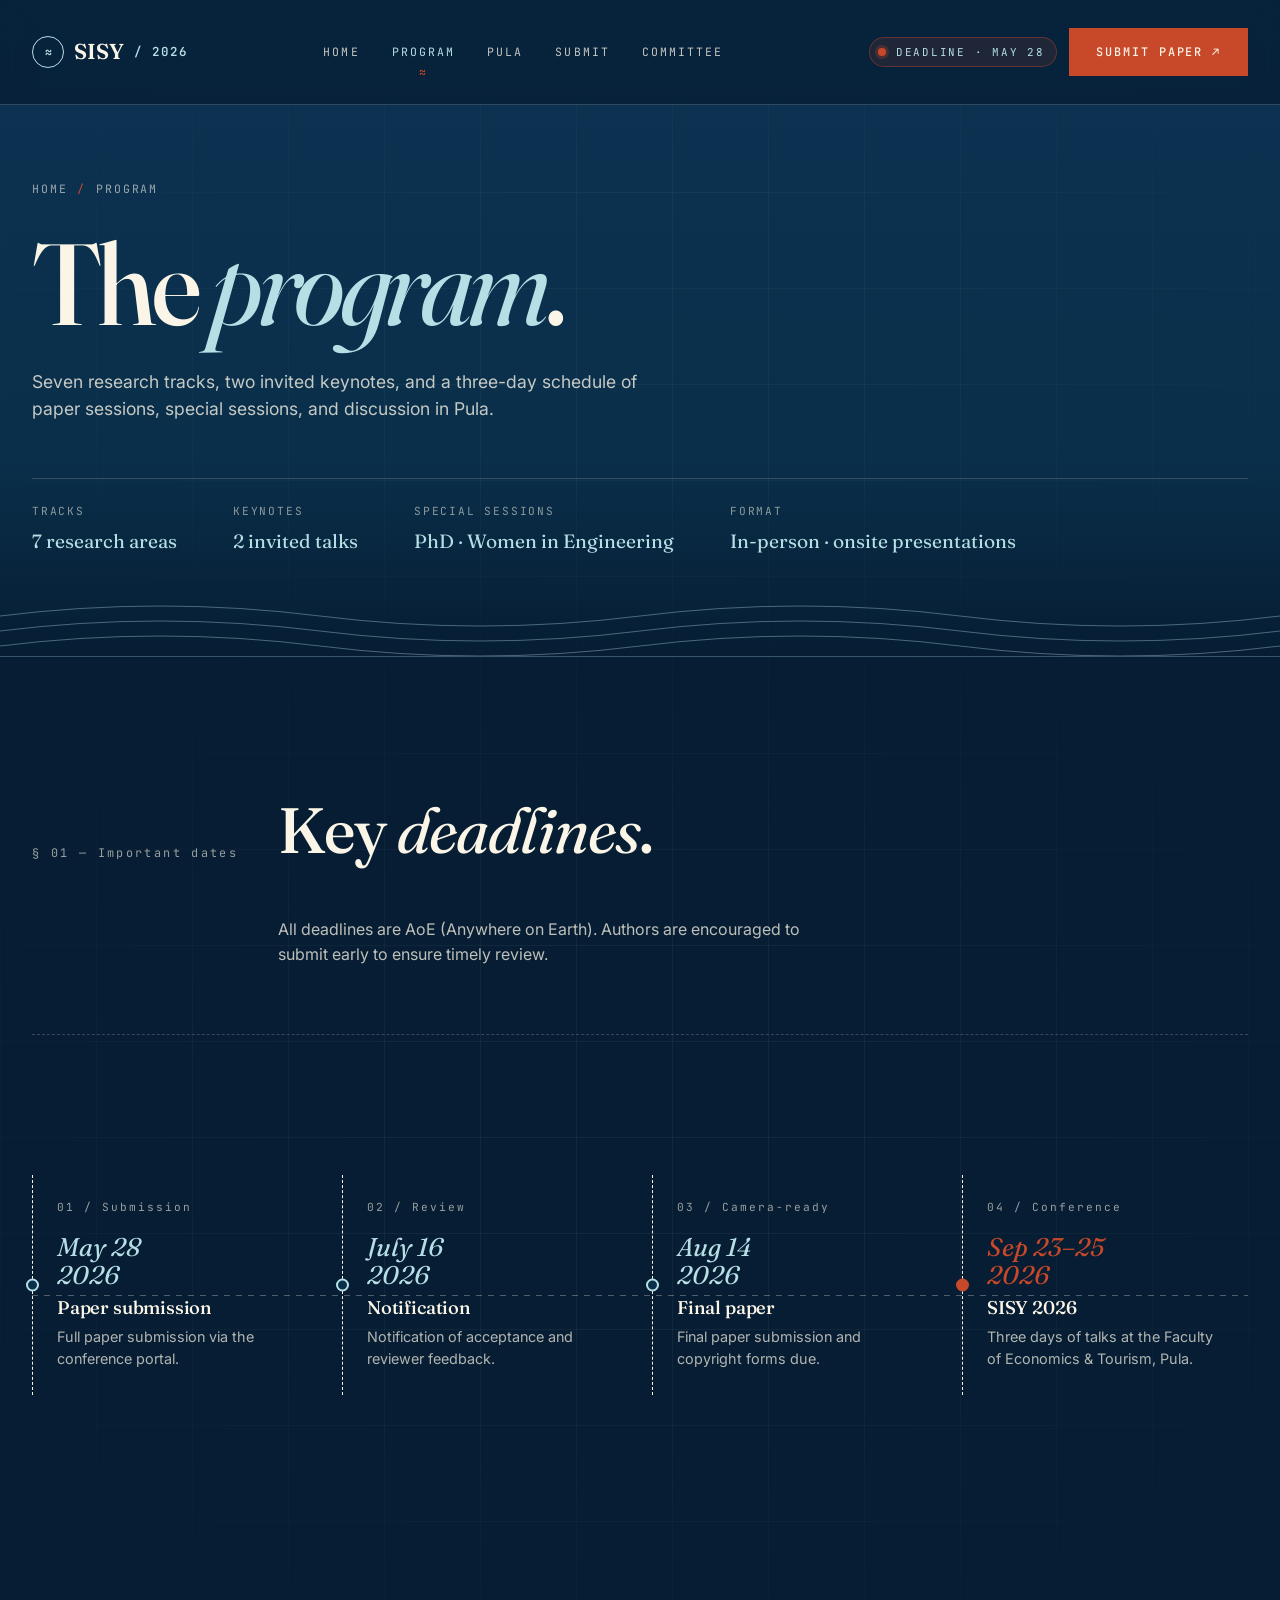
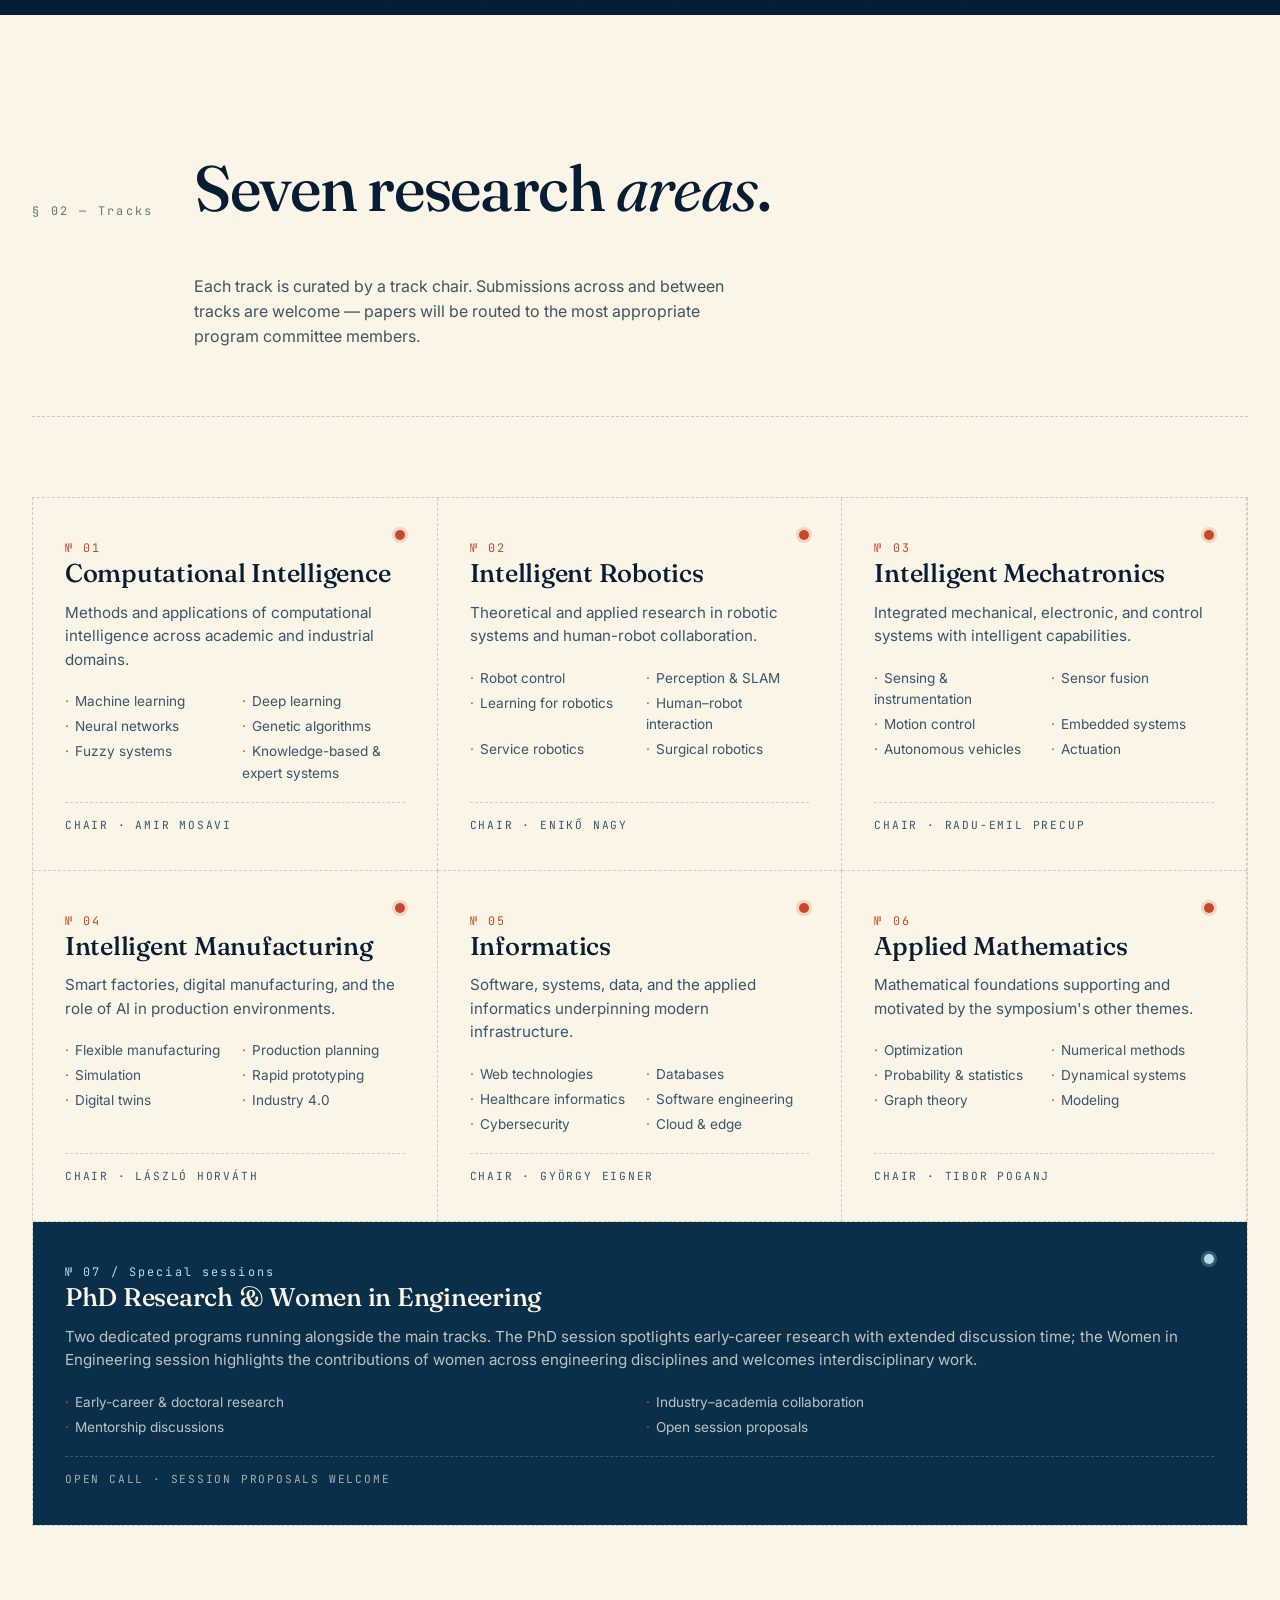
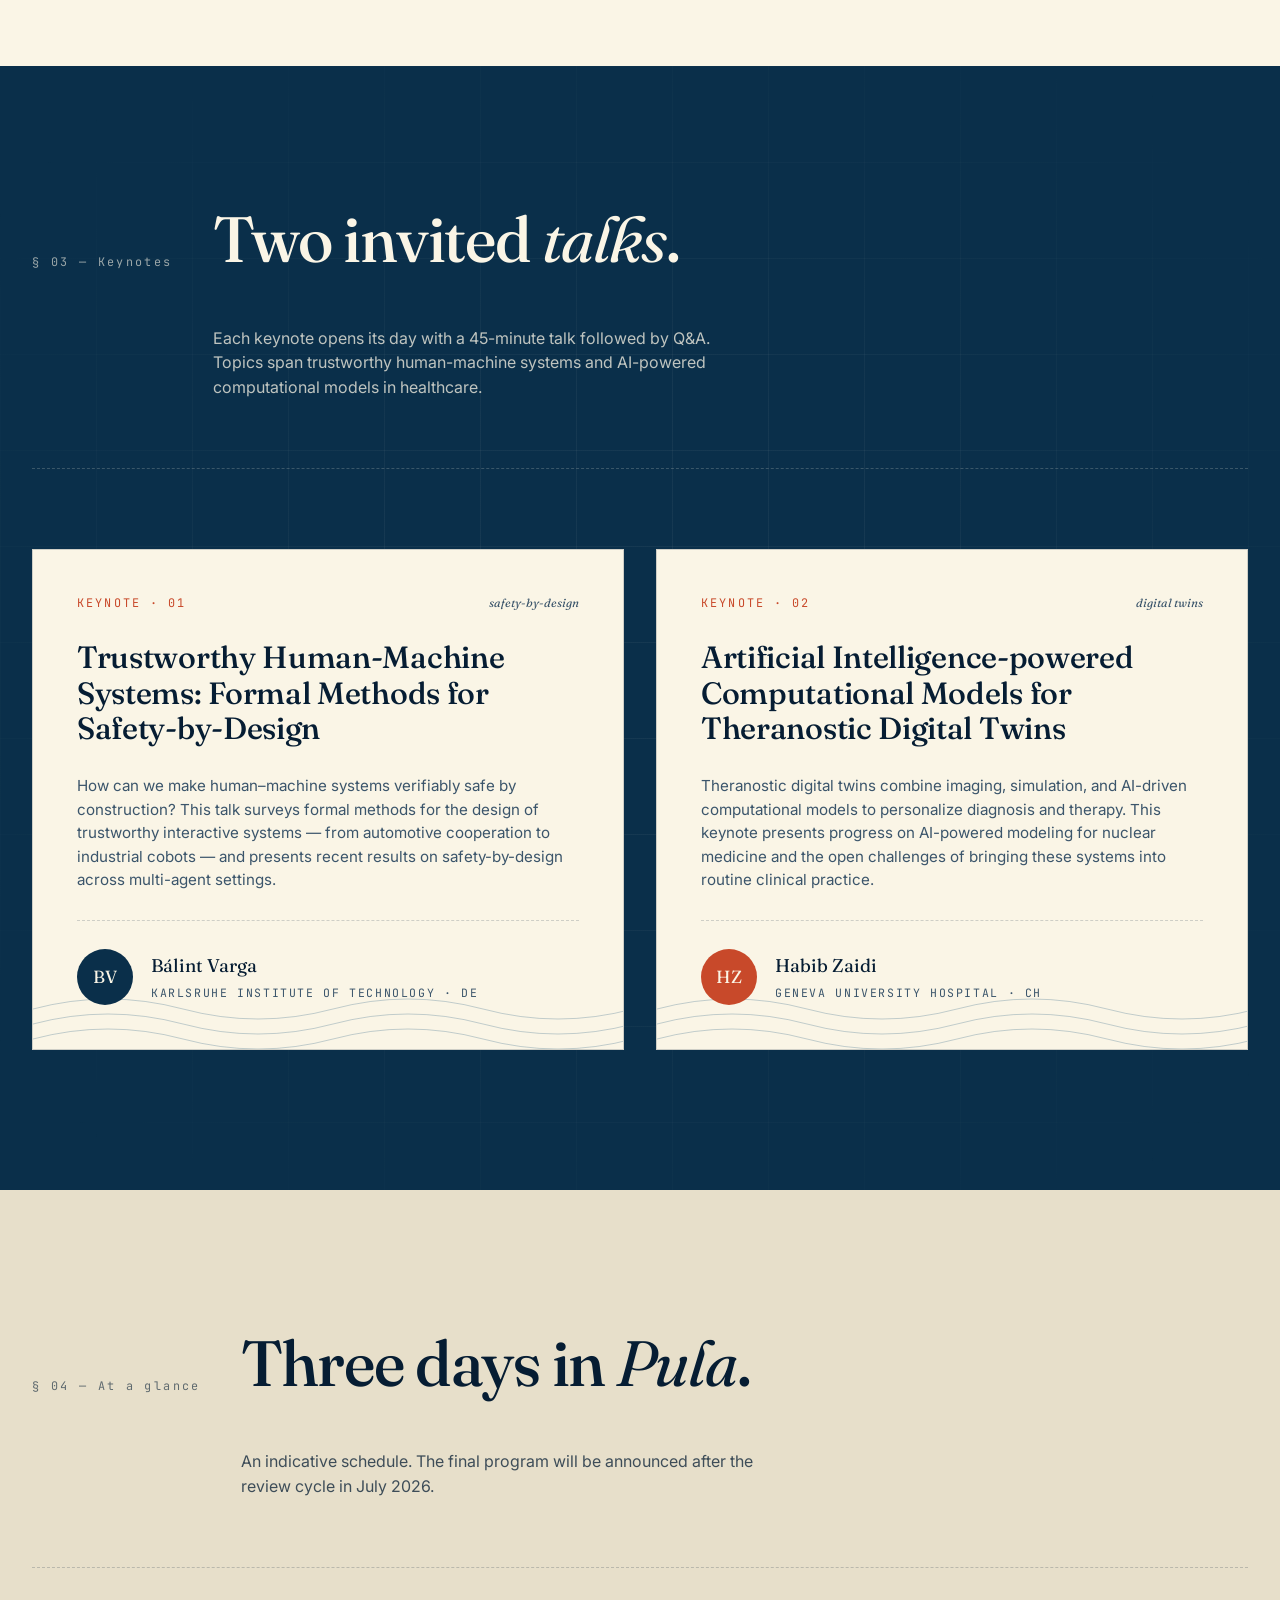
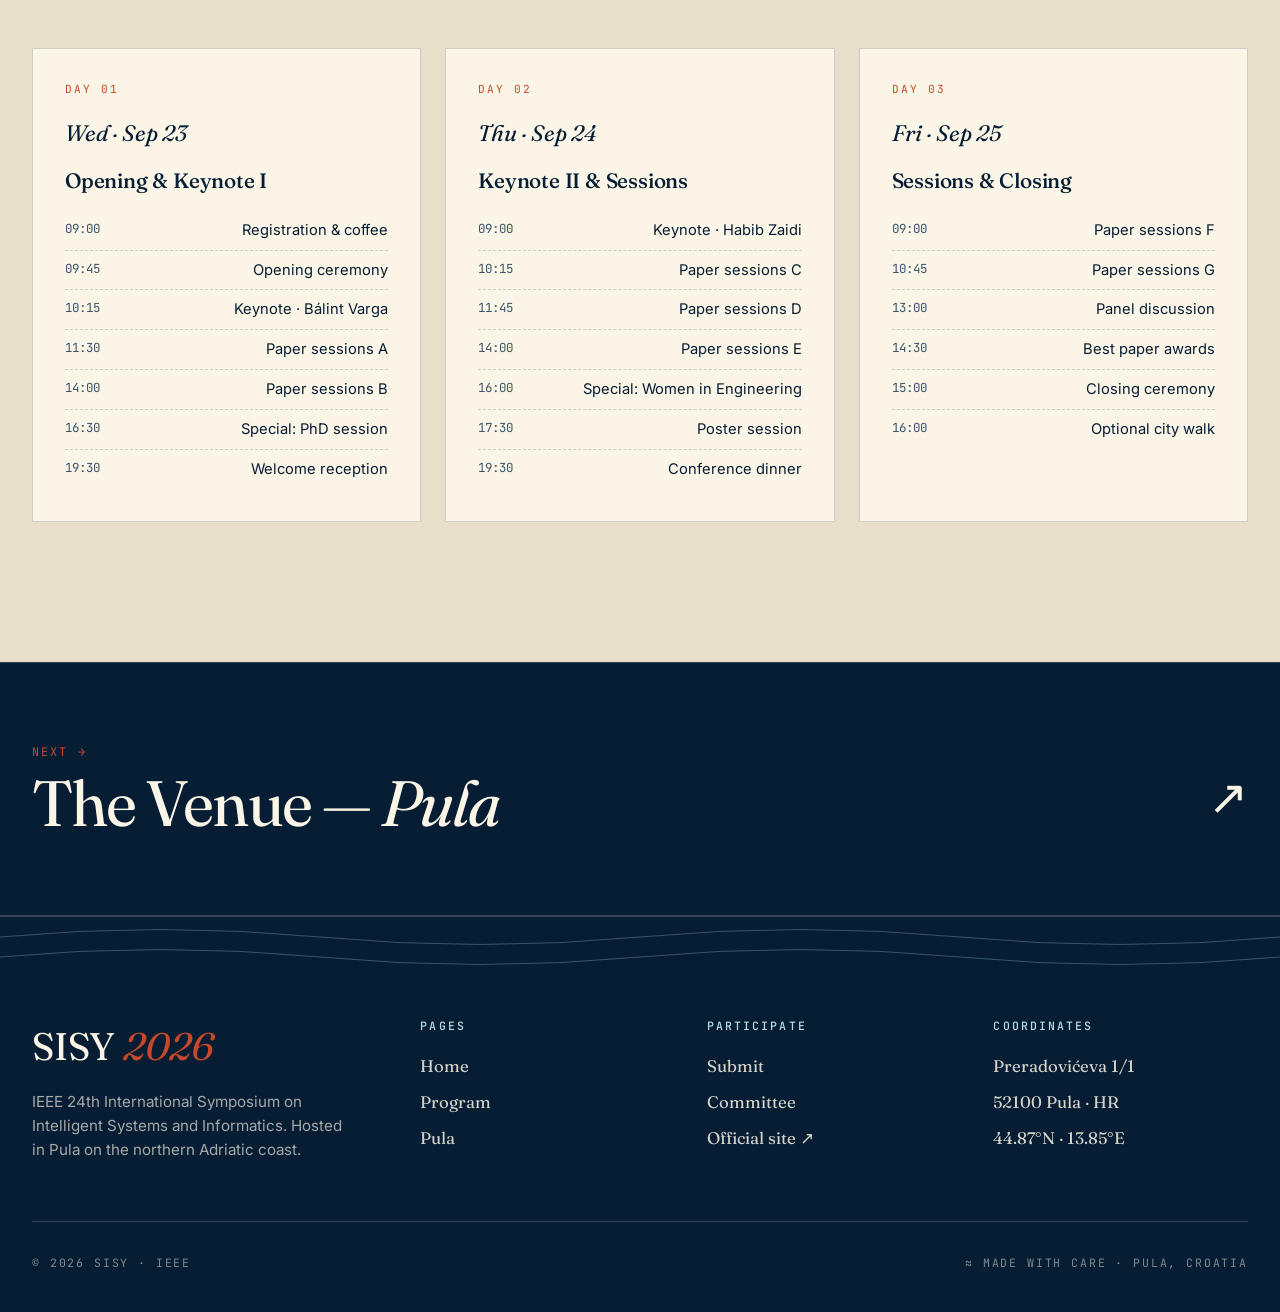
<file: program/index.html>
<!DOCTYPE html>
<html lang="en">
<head>
<meta charset="UTF-8" />
<meta name="viewport" content="width=device-width, initial-scale=1.0" />
<title>Program — SISY 2026</title>
<meta name="description" content="SISY 2026 program: seven research tracks, two keynotes, and a three-day schedule at the Faculty of Economics and Tourism in Pula." />
<link rel="icon" type="image/svg+xml" href="../favicon.svg" />
<meta property="og:type" content="website" />
<meta property="og:title" content="Program — SISY 2026" />
<meta property="og:description" content="Seven tracks, two keynotes, and a three-day schedule in Pula, Croatia." />
<meta property="og:image" content="../og-image.svg" />
<meta name="twitter:card" content="summary_large_image" />
<meta name="twitter:image" content="../og-image.svg" />
<link rel="preconnect" href="https://fonts.googleapis.com" />
<link rel="preconnect" href="https://fonts.gstatic.com" crossorigin />
<link href="https://fonts.googleapis.com/css2?family=Fraunces:ital,opsz,wght@0,9..144,400;0,9..144,500;0,9..144,600;1,9..144,400&family=Inter:wght@400;500;600&family=JetBrains+Mono:wght@400;500&display=swap" rel="stylesheet" />
<link rel="stylesheet" href="../styles.css" />
</head>
<body>

<header class="topbar" id="topbar">
  <div class="container topbar-inner">
    <a href="../" class="brand"><span class="sigil">≈</span> SISY <span class="year">/ 2026</span></a>
    <nav class="nav-links" id="primary-nav">
      <a href="../">Home</a>
      <a href="../program/" class="active">Program</a>
      <a href="../venue/">Pula</a>
      <a href="../submit/">Submit</a>
      <a href="../contact/">Committee</a>
    </nav>
    <div style="display:flex; gap:12px; align-items:center;">
      <span class="deadline-badge"><span class="dot"></span>Deadline · May 28</span>
      <a href="https://www.easychair.org/conferences/?conf=sisy2026" target="_blank" rel="noopener" class="btn cta">Submit Paper ↗</a>
      <button class="menu-toggle" id="menuToggle" aria-label="Menu" aria-expanded="false" aria-controls="primary-nav">
        <span class="bars" aria-hidden="true"></span>
      </button>
    </div>
  </div>
</header>

<main>

  <section class="page-head">
    <div class="container">
      <div class="crumbs"><a href="../">Home</a><span class="sep">/</span><span>Program</span></div>
      <h1>The <em>program</em>.</h1>
      <p class="lede">Seven research tracks, two invited keynotes, and a three-day schedule of paper sessions, special sessions, and discussion in Pula.</p>
      <div class="page-meta">
        <div><span class="k">Tracks</span><span class="v">7 research areas</span></div>
        <div><span class="k">Keynotes</span><span class="v">2 invited talks</span></div>
        <div><span class="k">Special sessions</span><span class="v">PhD · Women in Engineering</span></div>
        <div><span class="k">Format</span><span class="v">In-person · onsite presentations</span></div>
      </div>
    </div>
  </section>

  <!-- TIMELINE -->
  <section class="section abyss">
    <div class="container">
      <div class="section-head">
        <span class="section-num">§ 01 — Important dates</span>
        <h2>Key <em>deadlines</em>.</h2>
        <p class="lede">All deadlines are AoE (Anywhere on Earth). Authors are encouraged to submit early to ensure timely review.</p>
      </div>
      <div class="tide-chart">
        <div class="tide-items">
          <div class="tide-item">
            <span class="ti-num">01 / Submission</span>
            <div class="ti-date">May 28<br/>2026</div>
            <h3>Paper submission</h3>
            <p>Full paper submission via the conference portal.</p>
          </div>
          <div class="tide-item">
            <span class="ti-num">02 / Review</span>
            <div class="ti-date">July 16<br/>2026</div>
            <h3>Notification</h3>
            <p>Notification of acceptance and reviewer feedback.</p>
          </div>
          <div class="tide-item">
            <span class="ti-num">03 / Camera-ready</span>
            <div class="ti-date">Aug 14<br/>2026</div>
            <h3>Final paper</h3>
            <p>Final paper submission and copyright forms due.</p>
          </div>
          <div class="tide-item final">
            <span class="ti-num">04 / Conference</span>
            <div class="ti-date">Sep 23–25<br/>2026</div>
            <h3>SISY 2026</h3>
            <p>Three days of talks at the Faculty of Economics &amp; Tourism, Pula.</p>
          </div>
        </div>
      </div>
    </div>
  </section>

  <!-- TRACKS -->
  <section class="section paper">
    <div class="container">
      <div class="section-head">
        <span class="section-num">§ 02 — Tracks</span>
        <h2>Seven research <em>areas</em>.</h2>
        <p class="lede">Each track is curated by a track chair. Submissions across and between tracks are welcome — papers will be routed to the most appropriate program committee members.</p>
      </div>
      <div class="ports">
        <article class="port">
          <div>
            <span class="port-num">№ 01</span>
            <h3>Computational Intelligence</h3>
            <p>Methods and applications of computational intelligence across academic and industrial domains.</p>
            <ul>
              <li>Machine learning</li>
              <li>Deep learning</li>
              <li>Neural networks</li>
              <li>Genetic algorithms</li>
              <li>Fuzzy systems</li>
              <li>Knowledge-based &amp; expert systems</li>
            </ul>
          </div>
          <span class="port-chair">Chair · Amir Mosavi</span>
        </article>
        <article class="port">
          <div>
            <span class="port-num">№ 02</span>
            <h3>Intelligent Robotics</h3>
            <p>Theoretical and applied research in robotic systems and human-robot collaboration.</p>
            <ul>
              <li>Robot control</li>
              <li>Perception &amp; SLAM</li>
              <li>Learning for robotics</li>
              <li>Human–robot interaction</li>
              <li>Service robotics</li>
              <li>Surgical robotics</li>
            </ul>
          </div>
          <span class="port-chair">Chair · Enikő Nagy</span>
        </article>
        <article class="port">
          <div>
            <span class="port-num">№ 03</span>
            <h3>Intelligent Mechatronics</h3>
            <p>Integrated mechanical, electronic, and control systems with intelligent capabilities.</p>
            <ul>
              <li>Sensing &amp; instrumentation</li>
              <li>Sensor fusion</li>
              <li>Motion control</li>
              <li>Embedded systems</li>
              <li>Autonomous vehicles</li>
              <li>Actuation</li>
            </ul>
          </div>
          <span class="port-chair">Chair · Radu-Emil Precup</span>
        </article>
        <article class="port">
          <div>
            <span class="port-num">№ 04</span>
            <h3>Intelligent Manufacturing</h3>
            <p>Smart factories, digital manufacturing, and the role of AI in production environments.</p>
            <ul>
              <li>Flexible manufacturing</li>
              <li>Production planning</li>
              <li>Simulation</li>
              <li>Rapid prototyping</li>
              <li>Digital twins</li>
              <li>Industry 4.0</li>
            </ul>
          </div>
          <span class="port-chair">Chair · László Horváth</span>
        </article>
        <article class="port">
          <div>
            <span class="port-num">№ 05</span>
            <h3>Informatics</h3>
            <p>Software, systems, data, and the applied informatics underpinning modern infrastructure.</p>
            <ul>
              <li>Web technologies</li>
              <li>Databases</li>
              <li>Healthcare informatics</li>
              <li>Software engineering</li>
              <li>Cybersecurity</li>
              <li>Cloud &amp; edge</li>
            </ul>
          </div>
          <span class="port-chair">Chair · György Eigner</span>
        </article>
        <article class="port">
          <div>
            <span class="port-num">№ 06</span>
            <h3>Applied Mathematics</h3>
            <p>Mathematical foundations supporting and motivated by the symposium's other themes.</p>
            <ul>
              <li>Optimization</li>
              <li>Numerical methods</li>
              <li>Probability &amp; statistics</li>
              <li>Dynamical systems</li>
              <li>Graph theory</li>
              <li>Modeling</li>
            </ul>
          </div>
          <span class="port-chair">Chair · Tibor Poganj</span>
        </article>
        <article class="port featured">
          <div>
            <span class="port-num">№ 07 / Special sessions</span>
            <h3>PhD Research &amp; Women in Engineering</h3>
            <p>Two dedicated programs running alongside the main tracks. The PhD session spotlights early-career research with extended discussion time; the Women in Engineering session highlights the contributions of women across engineering disciplines and welcomes interdisciplinary work.</p>
            <ul>
              <li>Early-career &amp; doctoral research</li>
              <li>Industry–academia collaboration</li>
              <li>Mentorship discussions</li>
              <li>Open session proposals</li>
            </ul>
          </div>
          <span class="port-chair">Open call · Session proposals welcome</span>
        </article>
      </div>
    </div>
  </section>

  <!-- KEYNOTES with bios -->
  <section class="section deep">
    <div class="container">
      <div class="section-head">
        <span class="section-num">§ 03 — Keynotes</span>
        <h2>Two invited <em>talks</em>.</h2>
        <p class="lede">Each keynote opens its day with a 45-minute talk followed by Q&amp;A. Topics span trustworthy human-machine systems and AI-powered computational models in healthcare.</p>
      </div>
      <div class="bottles">
        <article class="bottle">
          <div class="bottle-tag"><span>Keynote · 01</span><em>safety-by-design</em></div>
          <h3>Trustworthy Human-Machine Systems: Formal Methods for Safety-by-Design</h3>
          <p style="color: var(--ink-soft); font-size: 0.95rem;">
            How can we make human–machine systems verifiably safe by construction? This talk surveys formal methods for the design of trustworthy interactive systems — from automotive cooperation to industrial cobots — and presents recent results on safety-by-design across multi-agent settings.
          </p>
          <div class="speaker">
            <div class="avatar">BV</div>
            <div>
              <div class="s-name">Bálint Varga</div>
              <div class="s-aff">Karlsruhe Institute of Technology · DE</div>
            </div>
          </div>
        </article>
        <article class="bottle">
          <div class="bottle-tag"><span>Keynote · 02</span><em>digital twins</em></div>
          <h3>Artificial Intelligence-powered Computational Models for Theranostic Digital Twins</h3>
          <p style="color: var(--ink-soft); font-size: 0.95rem;">
            Theranostic digital twins combine imaging, simulation, and AI-driven computational models to personalize diagnosis and therapy. This keynote presents progress on AI-powered modeling for nuclear medicine and the open challenges of bringing these systems into routine clinical practice.
          </p>
          <div class="speaker">
            <div class="avatar">HZ</div>
            <div>
              <div class="s-name">Habib Zaidi</div>
              <div class="s-aff">Geneva University Hospital · CH</div>
            </div>
          </div>
        </article>
      </div>
    </div>
  </section>

  <!-- PROGRAM AT A GLANCE -->
  <section class="section sand">
    <div class="container">
      <div class="section-head">
        <span class="section-num">§ 04 — At a glance</span>
        <h2>Three days in <em>Pula</em>.</h2>
        <p class="lede">An indicative schedule. The final program will be announced after the review cycle in July 2026.</p>
      </div>
      <div class="days">
        <article class="day">
          <span class="d-num">Day 01</span>
          <div class="d-date">Wed · Sep 23</div>
          <h3>Opening &amp; Keynote I</h3>
          <ul>
            <li><span class="t">09:00</span><span>Registration &amp; coffee</span></li>
            <li><span class="t">09:45</span><span>Opening ceremony</span></li>
            <li><span class="t">10:15</span><span>Keynote · Bálint Varga</span></li>
            <li><span class="t">11:30</span><span>Paper sessions A</span></li>
            <li><span class="t">14:00</span><span>Paper sessions B</span></li>
            <li><span class="t">16:30</span><span>Special: PhD session</span></li>
            <li><span class="t">19:30</span><span>Welcome reception</span></li>
          </ul>
        </article>
        <article class="day">
          <span class="d-num">Day 02</span>
          <div class="d-date">Thu · Sep 24</div>
          <h3>Keynote II &amp; Sessions</h3>
          <ul>
            <li><span class="t">09:00</span><span>Keynote · Habib Zaidi</span></li>
            <li><span class="t">10:15</span><span>Paper sessions C</span></li>
            <li><span class="t">11:45</span><span>Paper sessions D</span></li>
            <li><span class="t">14:00</span><span>Paper sessions E</span></li>
            <li><span class="t">16:00</span><span>Special: Women in Engineering</span></li>
            <li><span class="t">17:30</span><span>Poster session</span></li>
            <li><span class="t">19:30</span><span>Conference dinner</span></li>
          </ul>
        </article>
        <article class="day">
          <span class="d-num">Day 03</span>
          <div class="d-date">Fri · Sep 25</div>
          <h3>Sessions &amp; Closing</h3>
          <ul>
            <li><span class="t">09:00</span><span>Paper sessions F</span></li>
            <li><span class="t">10:45</span><span>Paper sessions G</span></li>
            <li><span class="t">13:00</span><span>Panel discussion</span></li>
            <li><span class="t">14:30</span><span>Best paper awards</span></li>
            <li><span class="t">15:00</span><span>Closing ceremony</span></li>
            <li><span class="t">16:00</span><span>Optional city walk</span></li>
          </ul>
        </article>
      </div>
    </div>
  </section>

  <section class="passage">
    <div class="container">
      <a href="../venue/">
        <div>
          <div class="label">Next →</div>
          <div class="title">The Venue — <em>Pula</em></div>
        </div>
        <span class="arrow">↗</span>
      </a>
    </div>
  </section>

</main>

<footer class="footer">
  <div class="container">
    <div class="footer-top">
      <div class="footer-brand">
        <span class="mark">SISY <em>2026</em></span>
        <p>IEEE 24th International Symposium on Intelligent Systems and Informatics. Hosted in Pula on the northern Adriatic coast.</p>
      </div>
      <div class="footer-col"><h5>Pages</h5><a href="../">Home</a><a href="../program/">Program</a><a href="../venue/">Pula</a></div>
      <div class="footer-col"><h5>Participate</h5><a href="../submit/">Submit</a><a href="../contact/">Committee</a><a href="https://conf.uni-obuda.hu/sisy2026/" target="_blank" rel="noopener">Official site ↗</a></div>
      <div class="footer-col"><h5>Coordinates</h5><span>Preradovićeva 1/1</span><span>52100 Pula · HR</span><span>44.87°N · 13.85°E</span></div>
    </div>
    <div class="footer-bottom"><span>© 2026 SISY · IEEE</span><span>≈ Made with care · Pula, Croatia</span></div>
  </div>
</footer>

<script src="../script.js"></script>
</body>
</html>
</file>
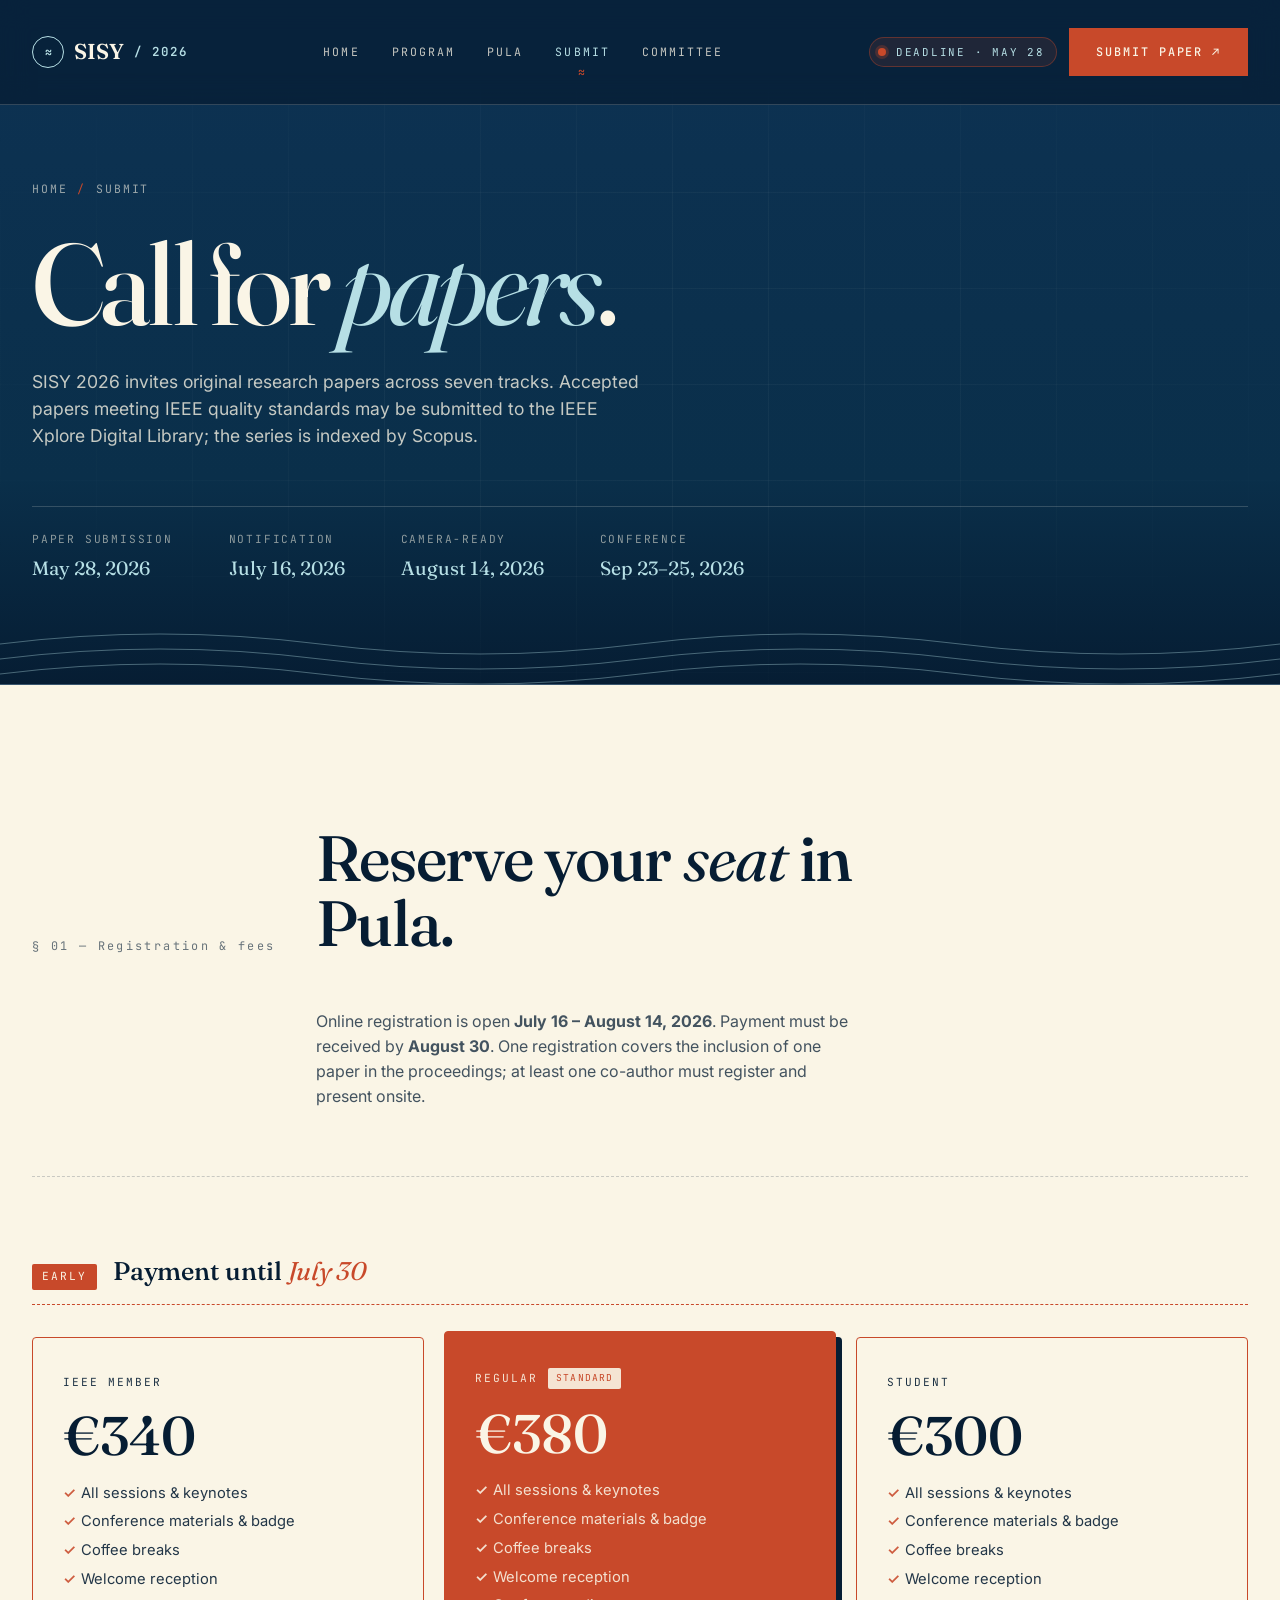
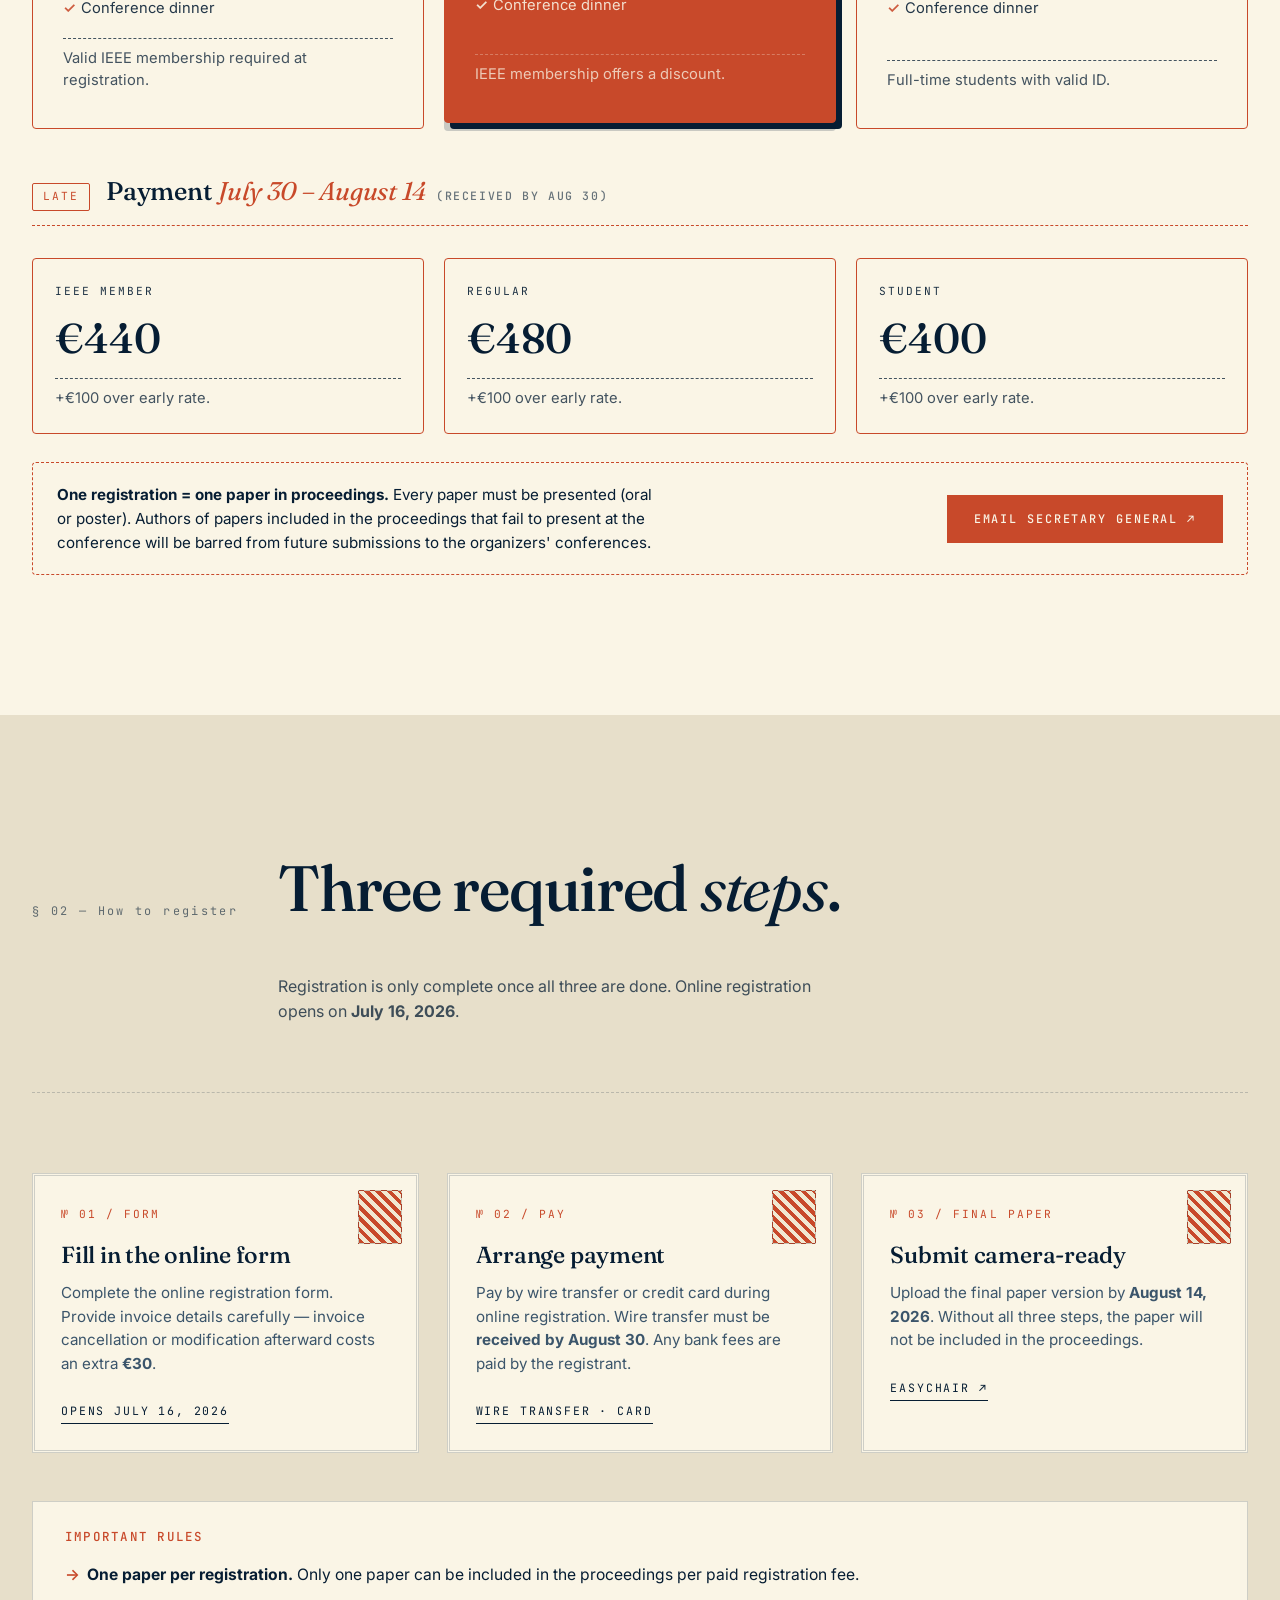
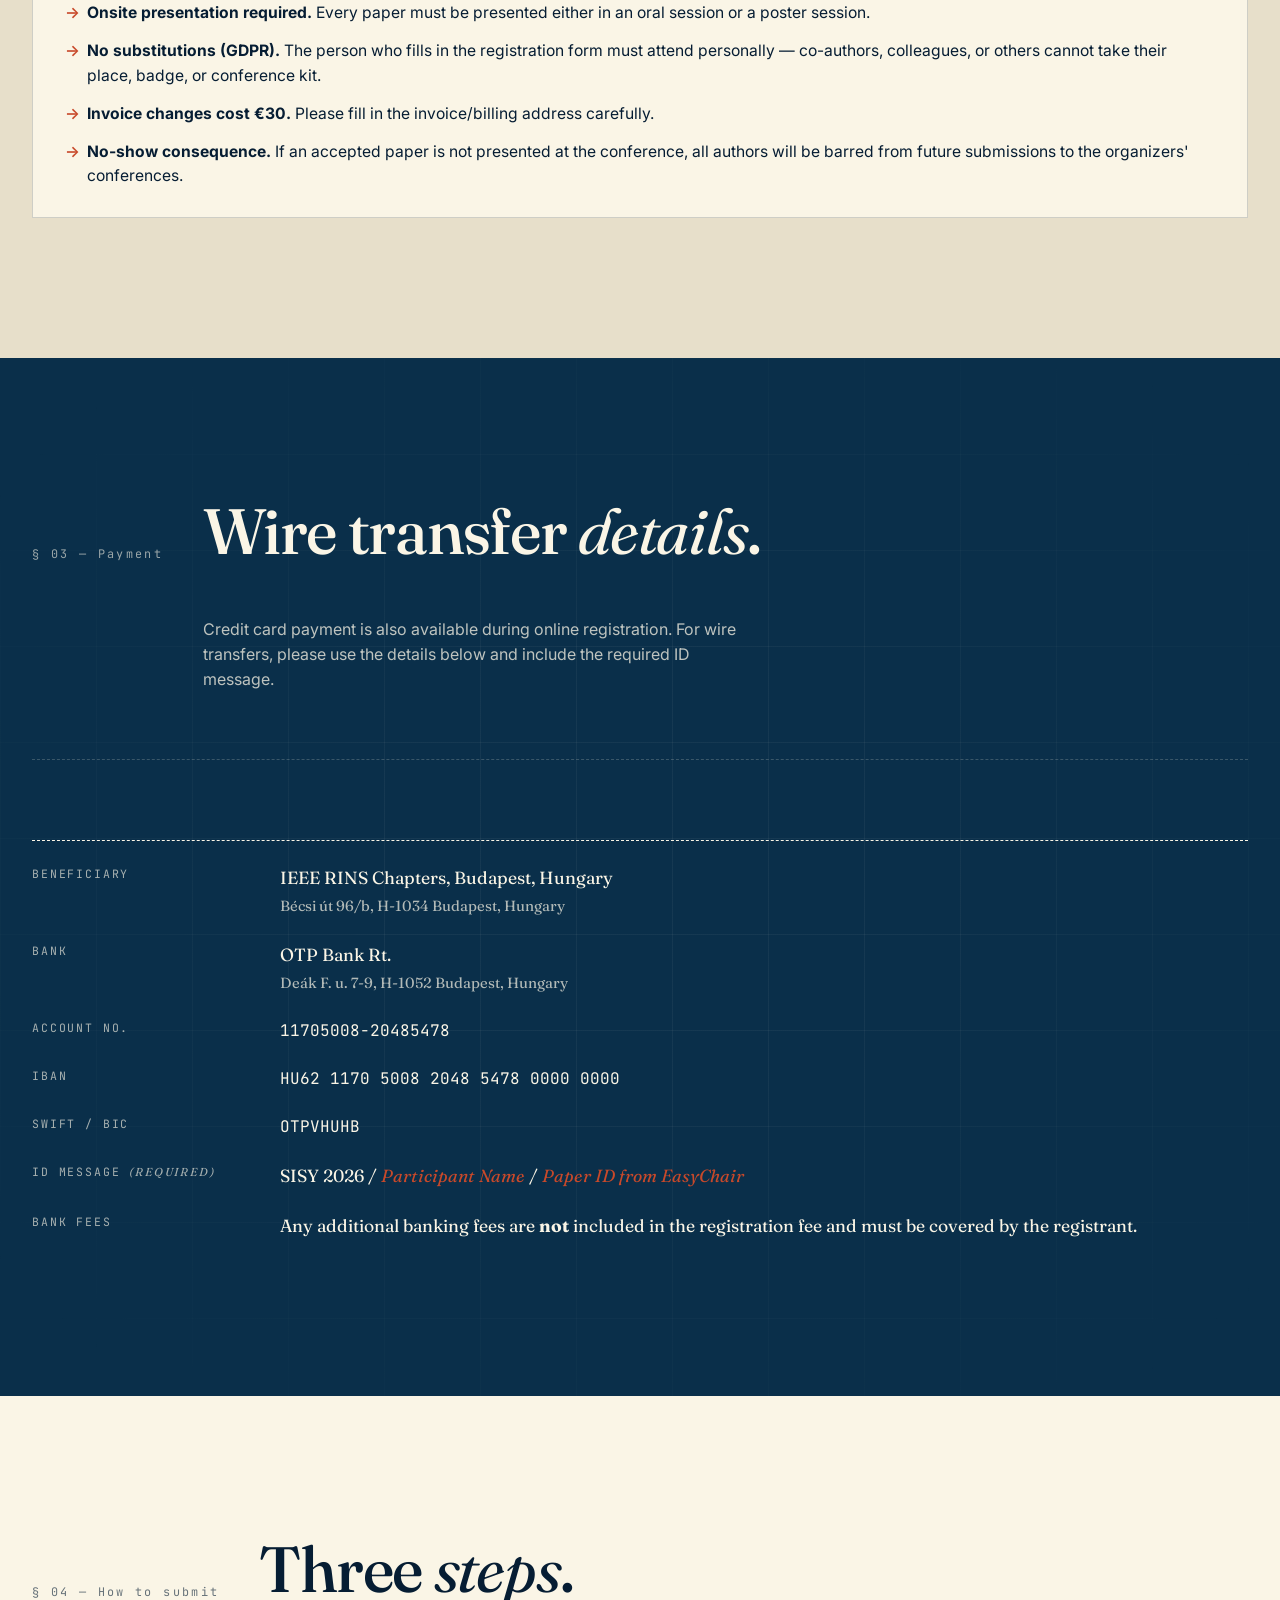
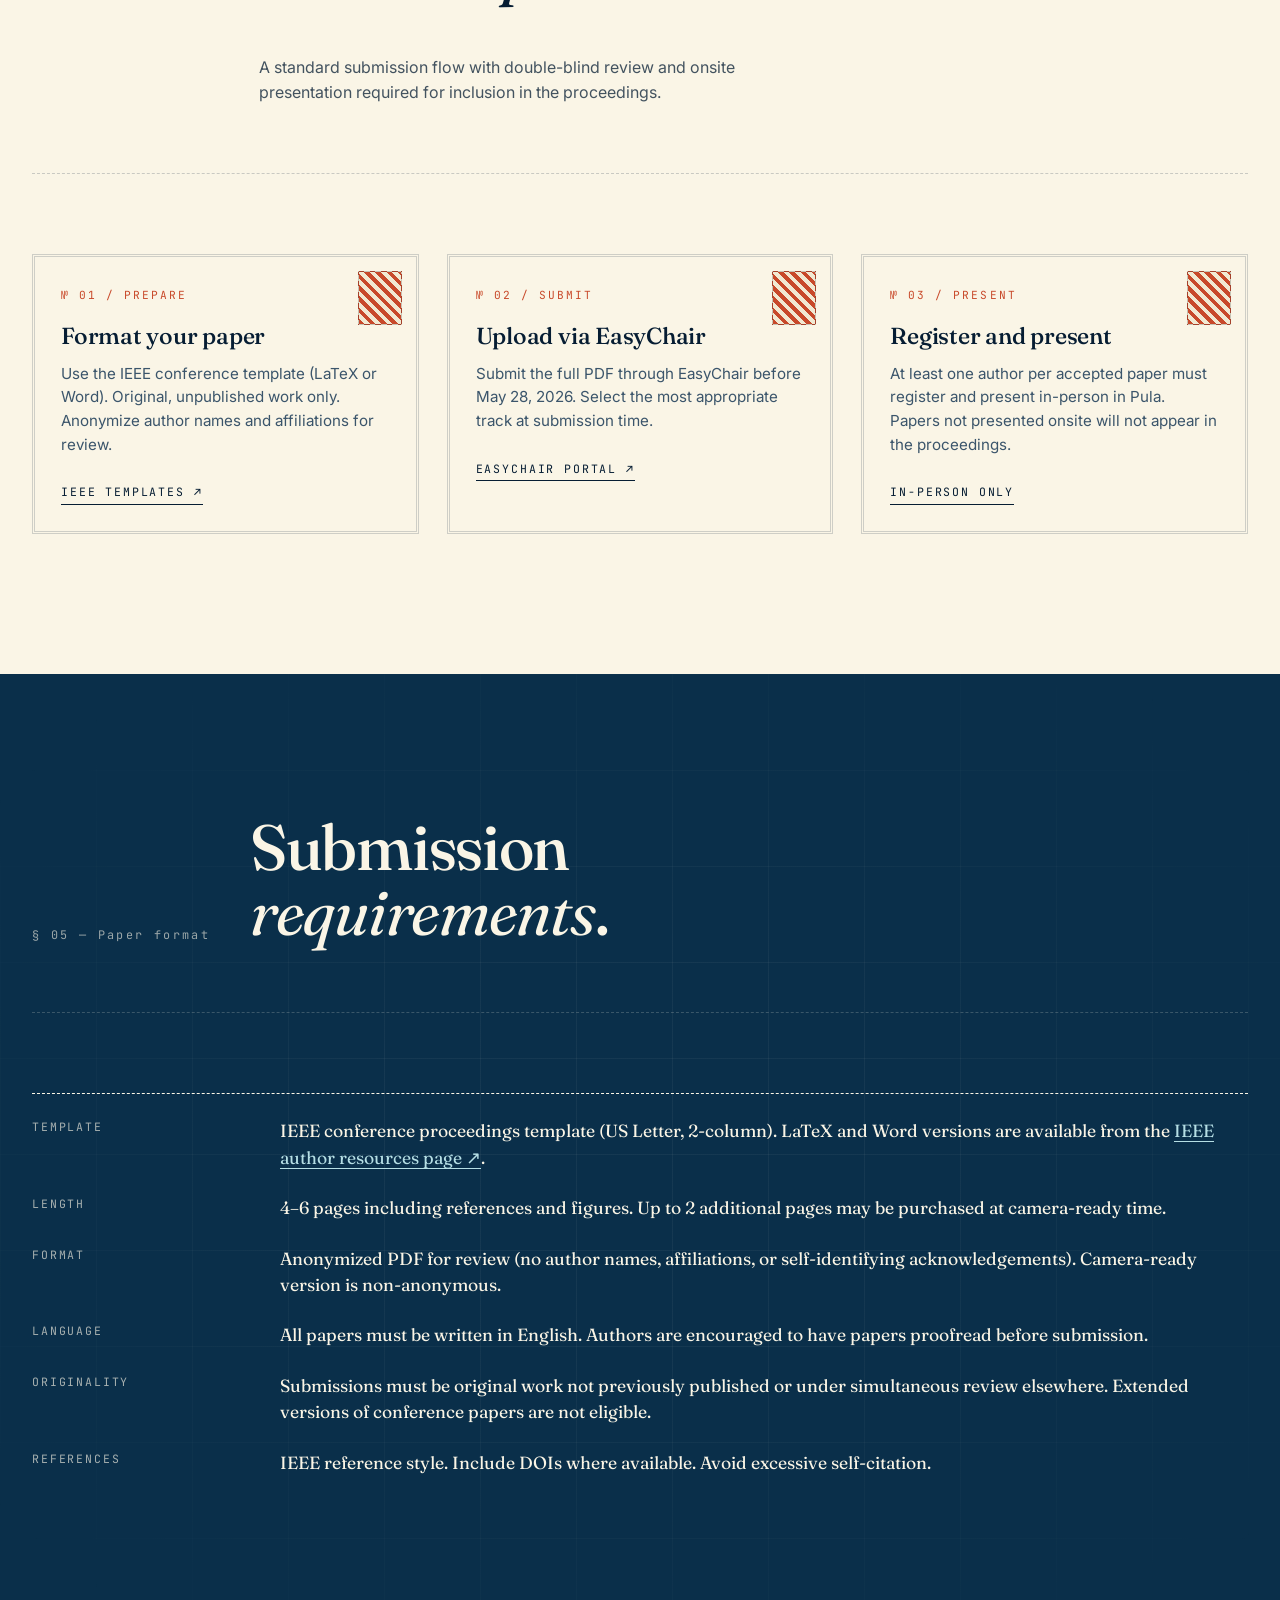
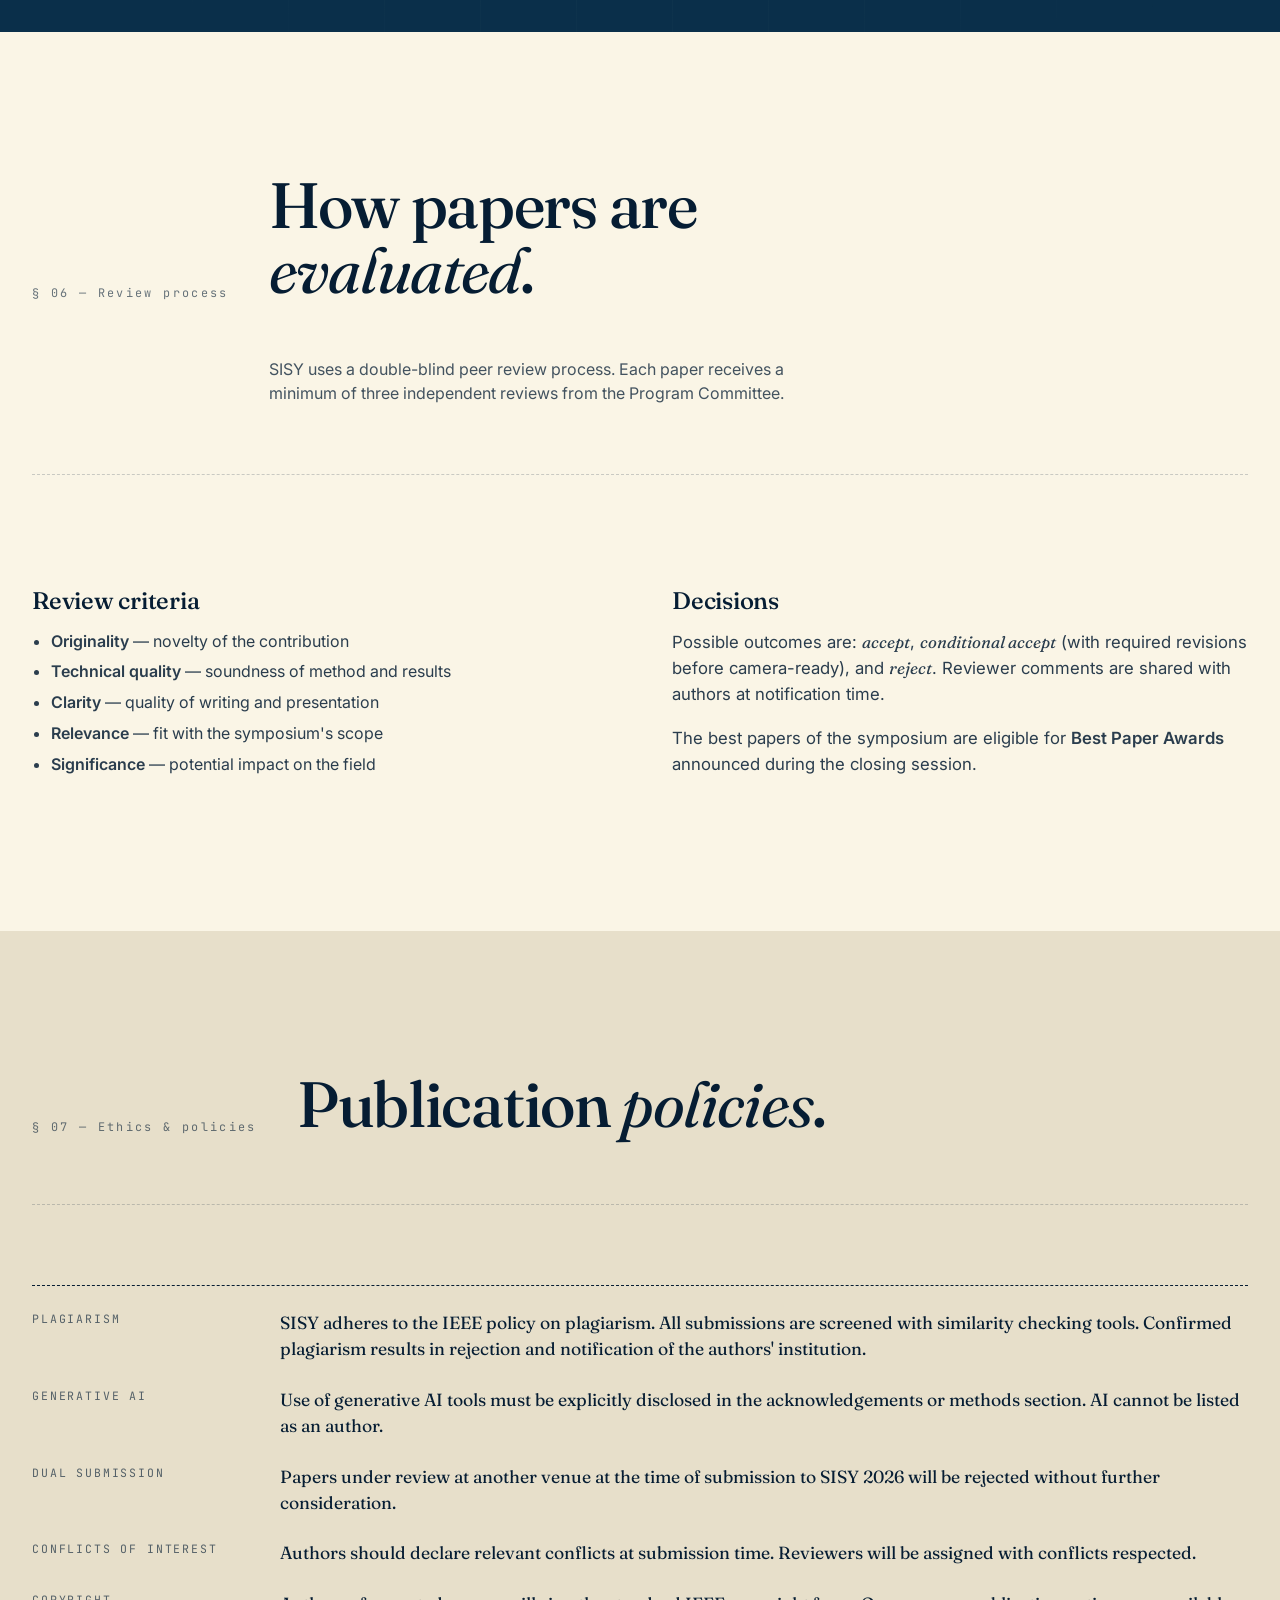
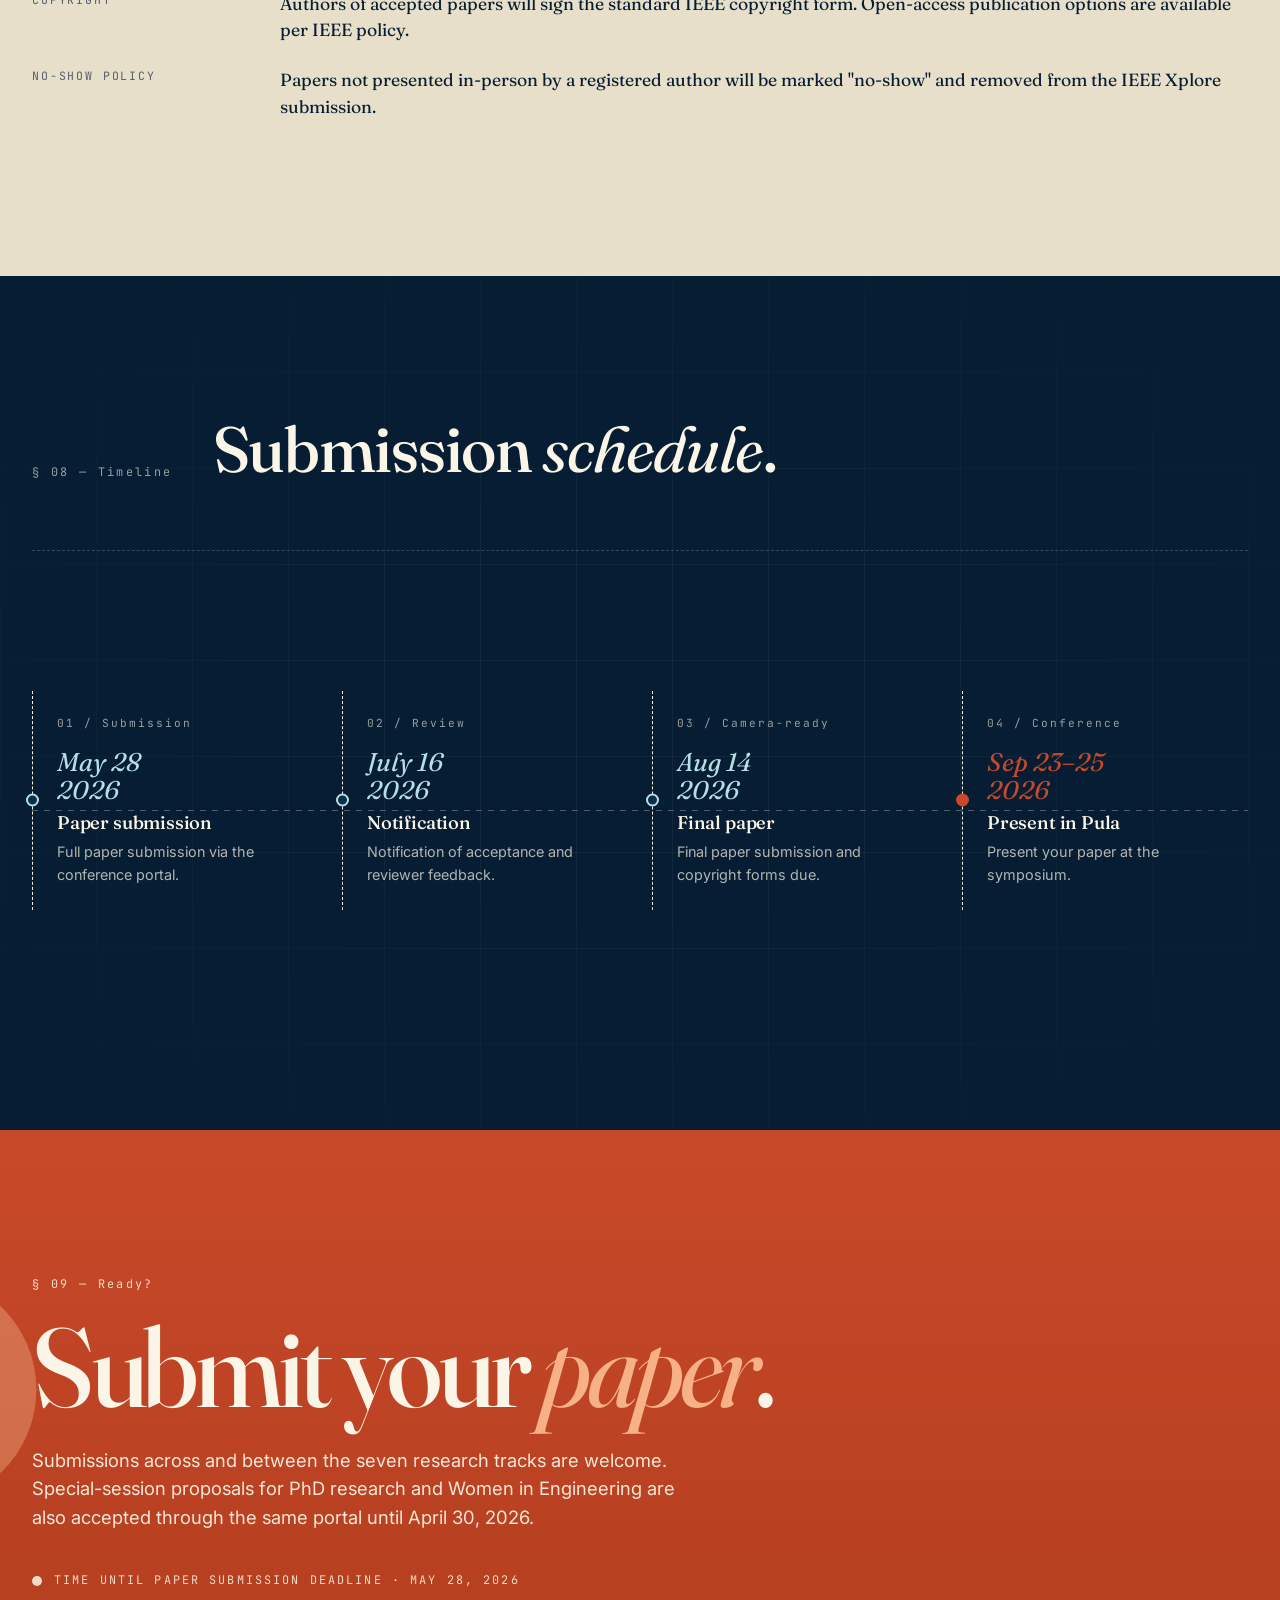
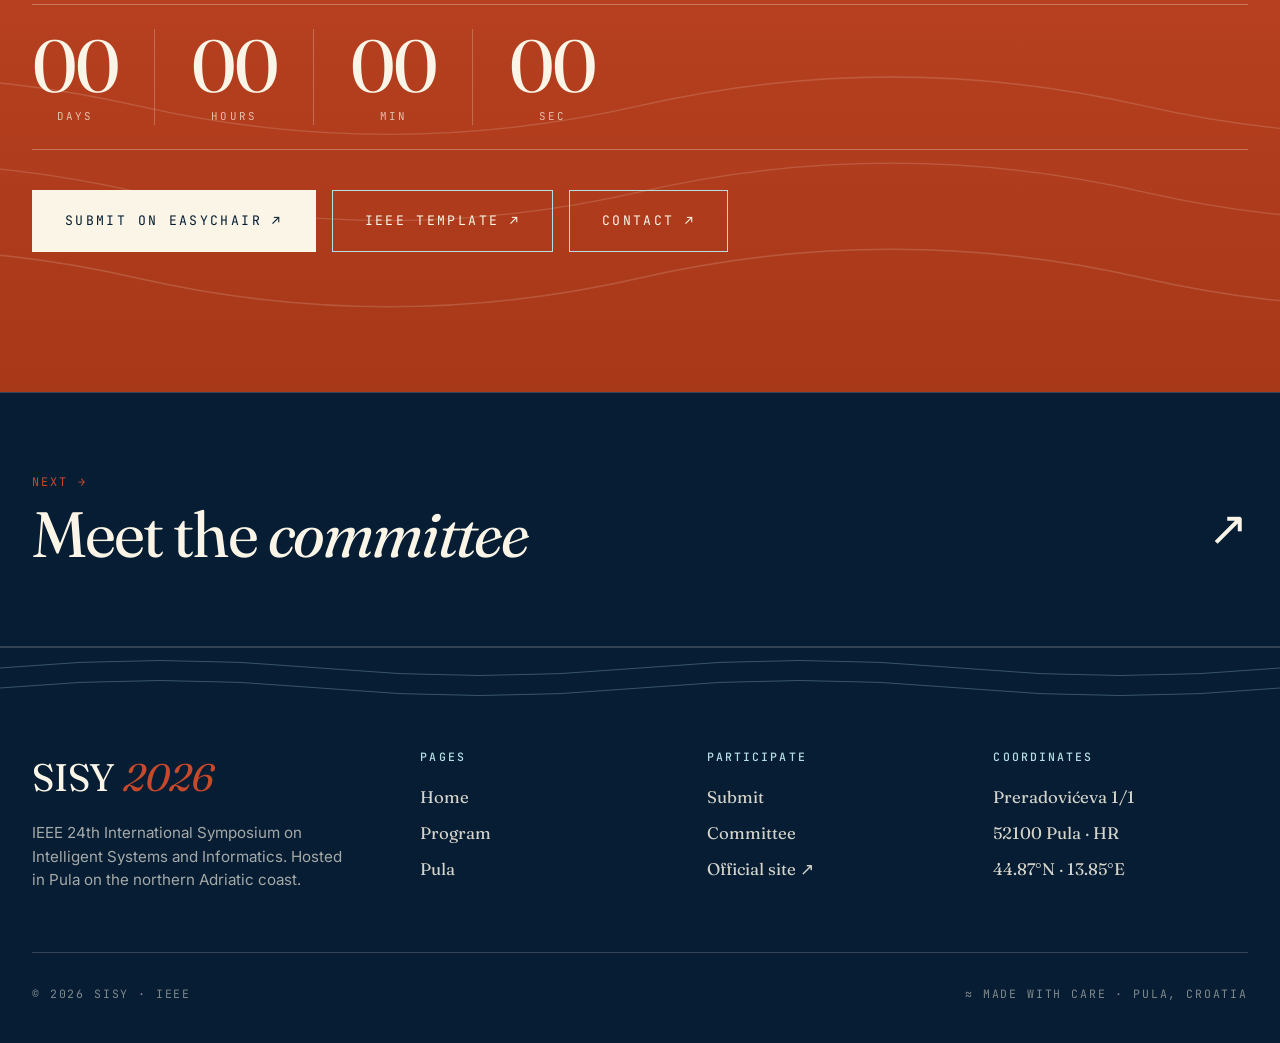
<file: submit/index.html>
<!DOCTYPE html>
<html lang="en">
<head>
<meta charset="UTF-8" />
<meta name="viewport" content="width=device-width, initial-scale=1.0" />
<title>Submit — SISY 2026 Call for Papers</title>
<meta name="description" content="SISY 2026 Call for Papers. Submission deadline May 28, 2026. Submit via EasyChair. IEEE Xplore + Scopus indexed." />
<link rel="icon" type="image/svg+xml" href="../favicon.svg" />
<meta property="og:type" content="website" />
<meta property="og:title" content="Call for Papers — SISY 2026" />
<meta property="og:description" content="Submit your paper before May 28, 2026. IEEE Xplore + Scopus indexed." />
<meta property="og:image" content="../og-image.svg" />
<meta name="twitter:card" content="summary_large_image" />
<meta name="twitter:image" content="../og-image.svg" />
<link rel="preconnect" href="https://fonts.googleapis.com" />
<link rel="preconnect" href="https://fonts.gstatic.com" crossorigin />
<link href="https://fonts.googleapis.com/css2?family=Fraunces:ital,opsz,wght@0,9..144,400;0,9..144,500;0,9..144,600;1,9..144,400&family=Inter:wght@400;500;600&family=JetBrains+Mono:wght@400;500&display=swap" rel="stylesheet" />
<link rel="stylesheet" href="../styles.css" />
</head>
<body>

<header class="topbar" id="topbar">
  <div class="container topbar-inner">
    <a href="../" class="brand"><span class="sigil">≈</span> SISY <span class="year">/ 2026</span></a>
    <nav class="nav-links" id="primary-nav">
      <a href="../">Home</a>
      <a href="../program/">Program</a>
      <a href="../venue/">Pula</a>
      <a href="../submit/" class="active">Submit</a>
      <a href="../contact/">Committee</a>
    </nav>
    <div style="display:flex; gap:12px; align-items:center;">
      <span class="deadline-badge"><span class="dot"></span>Deadline · May 28</span>
      <a href="https://www.easychair.org/conferences/?conf=sisy2026" target="_blank" rel="noopener" class="btn cta">Submit Paper ↗</a>
      <button class="menu-toggle" id="menuToggle" aria-label="Menu" aria-expanded="false" aria-controls="primary-nav">
        <span class="bars" aria-hidden="true"></span>
      </button>
    </div>
  </div>
</header>

<main>

  <section class="page-head">
    <div class="container">
      <div class="crumbs"><a href="../">Home</a><span class="sep">/</span><span>Submit</span></div>
      <h1>Call for <em>papers</em>.</h1>
      <p class="lede">SISY 2026 invites original research papers across seven tracks. Accepted papers meeting IEEE quality standards may be submitted to the IEEE Xplore Digital Library; the series is indexed by Scopus.</p>
      <div class="page-meta">
        <div><span class="k">Paper submission</span><span class="v">May 28, 2026</span></div>
        <div><span class="k">Notification</span><span class="v">July 16, 2026</span></div>
        <div><span class="k">Camera-ready</span><span class="v">August 14, 2026</span></div>
        <div><span class="k">Conference</span><span class="v">Sep 23–25, 2026</span></div>
      </div>
    </div>
  </section>

  <!-- REGISTRATION FEES (promoted) -->
  <section class="section paper fees-feature" id="registration">
    <div class="container">
      <div class="section-head">
        <span class="section-num">§ 01 — Registration &amp; fees</span>
        <h2>Reserve your <em>seat</em> in Pula.</h2>
        <p class="lede">Online registration is open <strong>July 16 – August 14, 2026</strong>. Payment must be received by <strong>August 30</strong>. One registration covers the inclusion of one paper in the proceedings; at least one co-author must register and present onsite.</p>
      </div>

      <div class="fees-group">
        <div class="fees-group-head">
          <span class="tag">Early</span>
          <h3>Payment until <em>July 30</em></h3>
        </div>
        <div class="fees fees-lg">
          <div class="fee">
            <span class="tier">IEEE Member</span>
            <div class="price">€340</div>
            <ul class="fee-includes">
              <li>All sessions &amp; keynotes</li>
              <li>Conference materials &amp; badge</li>
              <li>Coffee breaks</li>
              <li>Welcome reception</li>
              <li>Conference dinner</li>
            </ul>
            <p class="fee-note">Valid IEEE membership required at registration.</p>
          </div>
          <div class="fee featured">
            <span class="tier">Regular <span class="badge">Standard</span></span>
            <div class="price">€380</div>
            <ul class="fee-includes">
              <li>All sessions &amp; keynotes</li>
              <li>Conference materials &amp; badge</li>
              <li>Coffee breaks</li>
              <li>Welcome reception</li>
              <li>Conference dinner</li>
            </ul>
            <p class="fee-note">IEEE membership offers a discount.</p>
          </div>
          <div class="fee">
            <span class="tier">Student</span>
            <div class="price">€300</div>
            <ul class="fee-includes">
              <li>All sessions &amp; keynotes</li>
              <li>Conference materials &amp; badge</li>
              <li>Coffee breaks</li>
              <li>Welcome reception</li>
              <li>Conference dinner</li>
            </ul>
            <p class="fee-note">Full-time students with valid ID.</p>
          </div>
        </div>
      </div>

      <div class="fees-group fees-group-late">
        <div class="fees-group-head">
          <span class="tag tag-late">Late</span>
          <h3>Payment <em>July 30 – August 14</em> <span class="muted">(received by Aug 30)</span></h3>
        </div>
        <div class="fees fees-lg fees-late">
          <div class="fee">
            <span class="tier">IEEE Member</span>
            <div class="price">€440</div>
            <p class="fee-note">+€100 over early rate.</p>
          </div>
          <div class="fee">
            <span class="tier">Regular</span>
            <div class="price">€480</div>
            <p class="fee-note">+€100 over early rate.</p>
          </div>
          <div class="fee">
            <span class="tier">Student</span>
            <div class="price">€400</div>
            <p class="fee-note">+€100 over early rate.</p>
          </div>
        </div>
      </div>

      <div class="fees-footnote">
        <p><strong>One registration = one paper in proceedings.</strong> Every paper must be presented (oral or poster). Authors of papers included in the proceedings that fail to present at the conference will be barred from future submissions to the organizers' conferences.</p>
        <a href="mailto:szakal@uni-obuda.hu" class="btn cta">Email Secretary General ↗</a>
      </div>
    </div>
  </section>

  <!-- REGISTRATION DETAILS -->
  <section class="section sand">
    <div class="container">
      <div class="section-head">
        <span class="section-num">§ 02 — How to register</span>
        <h2>Three required <em>steps</em>.</h2>
        <p class="lede">Registration is only complete once all three are done. Online registration opens on <strong>July 16, 2026</strong>.</p>
      </div>
      <div class="postcards">
        <article class="postcard">
          <span class="pc-num">№ 01 / Form</span>
          <h3>Fill in the online form</h3>
          <p>Complete the online registration form. Provide invoice details carefully — invoice cancellation or modification afterward costs an extra <strong>€30</strong>.</p>
          <span class="pc-link">Opens July 16, 2026</span>
        </article>
        <article class="postcard">
          <span class="pc-num">№ 02 / Pay</span>
          <h3>Arrange payment</h3>
          <p>Pay by wire transfer or credit card during online registration. Wire transfer must be <strong>received by August 30</strong>. Any bank fees are paid by the registrant.</p>
          <span class="pc-link">Wire transfer · Card</span>
        </article>
        <article class="postcard">
          <span class="pc-num">№ 03 / Final paper</span>
          <h3>Submit camera-ready</h3>
          <p>Upload the final paper version by <strong>August 14, 2026</strong>. Without all three steps, the paper will not be included in the proceedings.</p>
          <a href="https://www.easychair.org/conferences/?conf=sisy2026" target="_blank" rel="noopener" class="pc-link">EasyChair ↗</a>
        </article>
      </div>

      <div class="reg-rules">
        <h3>Important rules</h3>
        <ul>
          <li><strong>One paper per registration.</strong> Only one paper can be included in the proceedings per paid registration fee.</li>
          <li><strong>Onsite presentation required.</strong> Every paper must be presented either in an oral session or a poster session.</li>
          <li><strong>No substitutions (GDPR).</strong> The person who fills in the registration form must attend personally — co-authors, colleagues, or others cannot take their place, badge, or conference kit.</li>
          <li><strong>Invoice changes cost €30.</strong> Please fill in the invoice/billing address carefully.</li>
          <li><strong>No-show consequence.</strong> If an accepted paper is not presented at the conference, all authors will be barred from future submissions to the organizers' conferences.</li>
        </ul>
      </div>
    </div>
  </section>

  <!-- PAYMENT DETAILS -->
  <section class="section deep">
    <div class="container">
      <div class="section-head">
        <span class="section-num">§ 03 — Payment</span>
        <h2>Wire transfer <em>details</em>.</h2>
        <p class="lede">Credit card payment is also available during online registration. For wire transfers, please use the details below and include the required ID message.</p>
      </div>
      <dl class="dl-grid">
        <dt>Beneficiary</dt>
        <dd>IEEE RINS Chapters, Budapest, Hungary<br/><span style="font-size:0.92rem; opacity:0.7;">Bécsi út 96/b, H-1034 Budapest, Hungary</span></dd>
        <dt>Bank</dt>
        <dd>OTP Bank Rt.<br/><span style="font-size:0.92rem; opacity:0.7;">Deák F. u. 7-9, H-1052 Budapest, Hungary</span></dd>
        <dt>Account No.</dt>
        <dd style="font-family:'JetBrains Mono', monospace; font-size: 1rem;">11705008-20485478</dd>
        <dt>IBAN</dt>
        <dd style="font-family:'JetBrains Mono', monospace; font-size: 1rem;">HU62 1170 5008 2048 5478 0000 0000</dd>
        <dt>SWIFT / BIC</dt>
        <dd style="font-family:'JetBrains Mono', monospace; font-size: 1rem;">OTPVHUHB</dd>
        <dt>ID Message <em>(required)</em></dt>
        <dd>SISY 2026 / <em>Participant Name</em> / <em>Paper ID from EasyChair</em></dd>
        <dt>Bank fees</dt>
        <dd>Any additional banking fees are <strong>not</strong> included in the registration fee and must be covered by the registrant.</dd>
      </dl>
    </div>
  </section>

  <!-- THREE STEPS -->
  <section class="section paper">
    <div class="container">
      <div class="section-head">
        <span class="section-num">§ 04 — How to submit</span>
        <h2>Three <em>steps</em>.</h2>
        <p class="lede">A standard submission flow with double-blind review and onsite presentation required for inclusion in the proceedings.</p>
      </div>
      <div class="postcards">
        <article class="postcard">
          <span class="pc-num">№ 01 / Prepare</span>
          <h3>Format your paper</h3>
          <p>Use the IEEE conference template (LaTeX or Word). Original, unpublished work only. Anonymize author names and affiliations for review.</p>
          <a href="https://www.ieee.org/conferences/publishing/templates" target="_blank" rel="noopener" class="pc-link">IEEE templates ↗</a>
        </article>
        <article class="postcard">
          <span class="pc-num">№ 02 / Submit</span>
          <h3>Upload via EasyChair</h3>
          <p>Submit the full PDF through EasyChair before May 28, 2026. Select the most appropriate track at submission time.</p>
          <a href="https://www.easychair.org/conferences/?conf=sisy2026" target="_blank" rel="noopener" class="pc-link">EasyChair portal ↗</a>
        </article>
        <article class="postcard">
          <span class="pc-num">№ 03 / Present</span>
          <h3>Register and present</h3>
          <p>At least one author per accepted paper must register and present in-person in Pula. Papers not presented onsite will not appear in the proceedings.</p>
          <span class="pc-link">In-person only</span>
        </article>
      </div>
    </div>
  </section>

  <!-- PAPER FORMAT -->
  <section class="section deep">
    <div class="container">
      <div class="section-head">
        <span class="section-num">§ 05 — Paper format</span>
        <h2>Submission <em>requirements</em>.</h2>
      </div>
      <dl class="dl-grid">
        <dt>Template</dt>
        <dd>IEEE conference proceedings template (US Letter, 2-column). LaTeX and Word versions are available from the <a href="https://www.ieee.org/conferences/publishing/templates" target="_blank" rel="noopener" style="border-bottom:1px solid var(--foam); color:var(--foam);">IEEE author resources page ↗</a>.</dd>
        <dt>Length</dt>
        <dd>4–6 pages including references and figures. Up to 2 additional pages may be purchased at camera-ready time.</dd>
        <dt>Format</dt>
        <dd>Anonymized PDF for review (no author names, affiliations, or self-identifying acknowledgements). Camera-ready version is non-anonymous.</dd>
        <dt>Language</dt>
        <dd>All papers must be written in English. Authors are encouraged to have papers proofread before submission.</dd>
        <dt>Originality</dt>
        <dd>Submissions must be original work not previously published or under simultaneous review elsewhere. Extended versions of conference papers are not eligible.</dd>
        <dt>References</dt>
        <dd>IEEE reference style. Include DOIs where available. Avoid excessive self-citation.</dd>
      </dl>
    </div>
  </section>

  <!-- REVIEW PROCESS -->
  <section class="section paper">
    <div class="container">
      <div class="section-head">
        <span class="section-num">§ 06 — Review process</span>
        <h2>How papers are <em>evaluated</em>.</h2>
        <p class="lede">SISY uses a double-blind peer review process. Each paper receives a minimum of three independent reviews from the Program Committee.</p>
      </div>
      <div class="two-col" style="color: var(--ink);">
        <div class="prose">
          <h3>Review criteria</h3>
          <ul>
            <li><strong>Originality</strong> — novelty of the contribution</li>
            <li><strong>Technical quality</strong> — soundness of method and results</li>
            <li><strong>Clarity</strong> — quality of writing and presentation</li>
            <li><strong>Relevance</strong> — fit with the symposium's scope</li>
            <li><strong>Significance</strong> — potential impact on the field</li>
          </ul>
        </div>
        <div class="prose">
          <h3>Decisions</h3>
          <p>Possible outcomes are: <em>accept</em>, <em>conditional accept</em> (with required revisions before camera-ready), and <em>reject</em>. Reviewer comments are shared with authors at notification time.</p>
          <p>The best papers of the symposium are eligible for <strong>Best Paper Awards</strong> announced during the closing session.</p>
        </div>
      </div>
    </div>
  </section>

  <!-- ETHICS -->
  <section class="section sand">
    <div class="container">
      <div class="section-head">
        <span class="section-num">§ 07 — Ethics &amp; policies</span>
        <h2>Publication <em>policies</em>.</h2>
      </div>
      <dl class="dl-grid">
        <dt>Plagiarism</dt>
        <dd>SISY adheres to the IEEE policy on plagiarism. All submissions are screened with similarity checking tools. Confirmed plagiarism results in rejection and notification of the authors' institution.</dd>
        <dt>Generative AI</dt>
        <dd>Use of generative AI tools must be explicitly disclosed in the acknowledgements or methods section. AI cannot be listed as an author.</dd>
        <dt>Dual submission</dt>
        <dd>Papers under review at another venue at the time of submission to SISY 2026 will be rejected without further consideration.</dd>
        <dt>Conflicts of interest</dt>
        <dd>Authors should declare relevant conflicts at submission time. Reviewers will be assigned with conflicts respected.</dd>
        <dt>Copyright</dt>
        <dd>Authors of accepted papers will sign the standard IEEE copyright form. Open-access publication options are available per IEEE policy.</dd>
        <dt>No-show policy</dt>
        <dd>Papers not presented in-person by a registered author will be marked "no-show" and removed from the IEEE Xplore submission.</dd>
      </dl>
    </div>
  </section>

  <!-- TIMELINE -->
  <section class="section abyss">
    <div class="container">
      <div class="section-head">
        <span class="section-num">§ 08 — Timeline</span>
        <h2>Submission <em>schedule</em>.</h2>
      </div>
      <div class="tide-chart">
        <div class="tide-items">
          <div class="tide-item">
            <span class="ti-num">01 / Submission</span>
            <div class="ti-date">May 28<br/>2026</div>
            <h3>Paper submission</h3>
            <p>Full paper submission via the conference portal.</p>
          </div>
          <div class="tide-item">
            <span class="ti-num">02 / Review</span>
            <div class="ti-date">July 16<br/>2026</div>
            <h3>Notification</h3>
            <p>Notification of acceptance and reviewer feedback.</p>
          </div>
          <div class="tide-item">
            <span class="ti-num">03 / Camera-ready</span>
            <div class="ti-date">Aug 14<br/>2026</div>
            <h3>Final paper</h3>
            <p>Final paper submission and copyright forms due.</p>
          </div>
          <div class="tide-item final">
            <span class="ti-num">04 / Conference</span>
            <div class="ti-date">Sep 23–25<br/>2026</div>
            <h3>Present in Pula</h3>
            <p>Present your paper at the symposium.</p>
          </div>
        </div>
      </div>
    </div>
  </section>

  <!-- CTA -->
  <section class="section sun">
    <div class="container">
      <div class="cta-mega">
        <div>
          <span class="section-num" style="opacity:0.85;">§ 09 — Ready?</span>
          <h1 class="cta-headline">Submit your <em>paper</em>.</h1>
          <p class="cta-lede">Submissions across and between the seven research tracks are welcome. Special-session proposals for PhD research and Women in Engineering are also accepted through the same portal until April 30, 2026.</p>

          <div class="cd-prefix"><span class="pulse"></span>Time until paper submission deadline · May 28, 2026</div>
          <div class="countdown">
            <div class="cd-unit"><div class="cd-num" id="cd-d2">--</div><div class="cd-label">Days</div></div>
            <div class="cd-unit"><div class="cd-num" id="cd-h2">--</div><div class="cd-label">Hours</div></div>
            <div class="cd-unit"><div class="cd-num" id="cd-m2">--</div><div class="cd-label">Min</div></div>
            <div class="cd-unit"><div class="cd-num" id="cd-s2">--</div><div class="cd-label">Sec</div></div>
          </div>

          <div class="cta-actions-row">
            <a href="https://www.easychair.org/conferences/?conf=sisy2026" target="_blank" rel="noopener" class="btn solid cta-lg">Submit on EasyChair ↗</a>
            <a href="https://www.ieee.org/conferences/publishing/templates" target="_blank" rel="noopener" class="btn cta-lg">IEEE Template ↗</a>
            <a href="../contact/" class="btn cta-lg">Contact ↗</a>
          </div>
        </div>
      </div>
    </div>
  </section>

  <section class="passage">
    <div class="container">
      <a href="../contact/">
        <div>
          <div class="label">Next →</div>
          <div class="title">Meet the <em>committee</em></div>
        </div>
        <span class="arrow">↗</span>
      </a>
    </div>
  </section>

</main>

<footer class="footer">
  <div class="container">
    <div class="footer-top">
      <div class="footer-brand">
        <span class="mark">SISY <em>2026</em></span>
        <p>IEEE 24th International Symposium on Intelligent Systems and Informatics. Hosted in Pula on the northern Adriatic coast.</p>
      </div>
      <div class="footer-col"><h5>Pages</h5><a href="../">Home</a><a href="../program/">Program</a><a href="../venue/">Pula</a></div>
      <div class="footer-col"><h5>Participate</h5><a href="../submit/">Submit</a><a href="../contact/">Committee</a><a href="https://conf.uni-obuda.hu/sisy2026/" target="_blank" rel="noopener">Official site ↗</a></div>
      <div class="footer-col"><h5>Coordinates</h5><span>Preradovićeva 1/1</span><span>52100 Pula · HR</span><span>44.87°N · 13.85°E</span></div>
    </div>
    <div class="footer-bottom"><span>© 2026 SISY · IEEE</span><span>≈ Made with care · Pula, Croatia</span></div>
  </div>
</footer>

<script src="../script.js"></script>
</body>
</html>
</file>
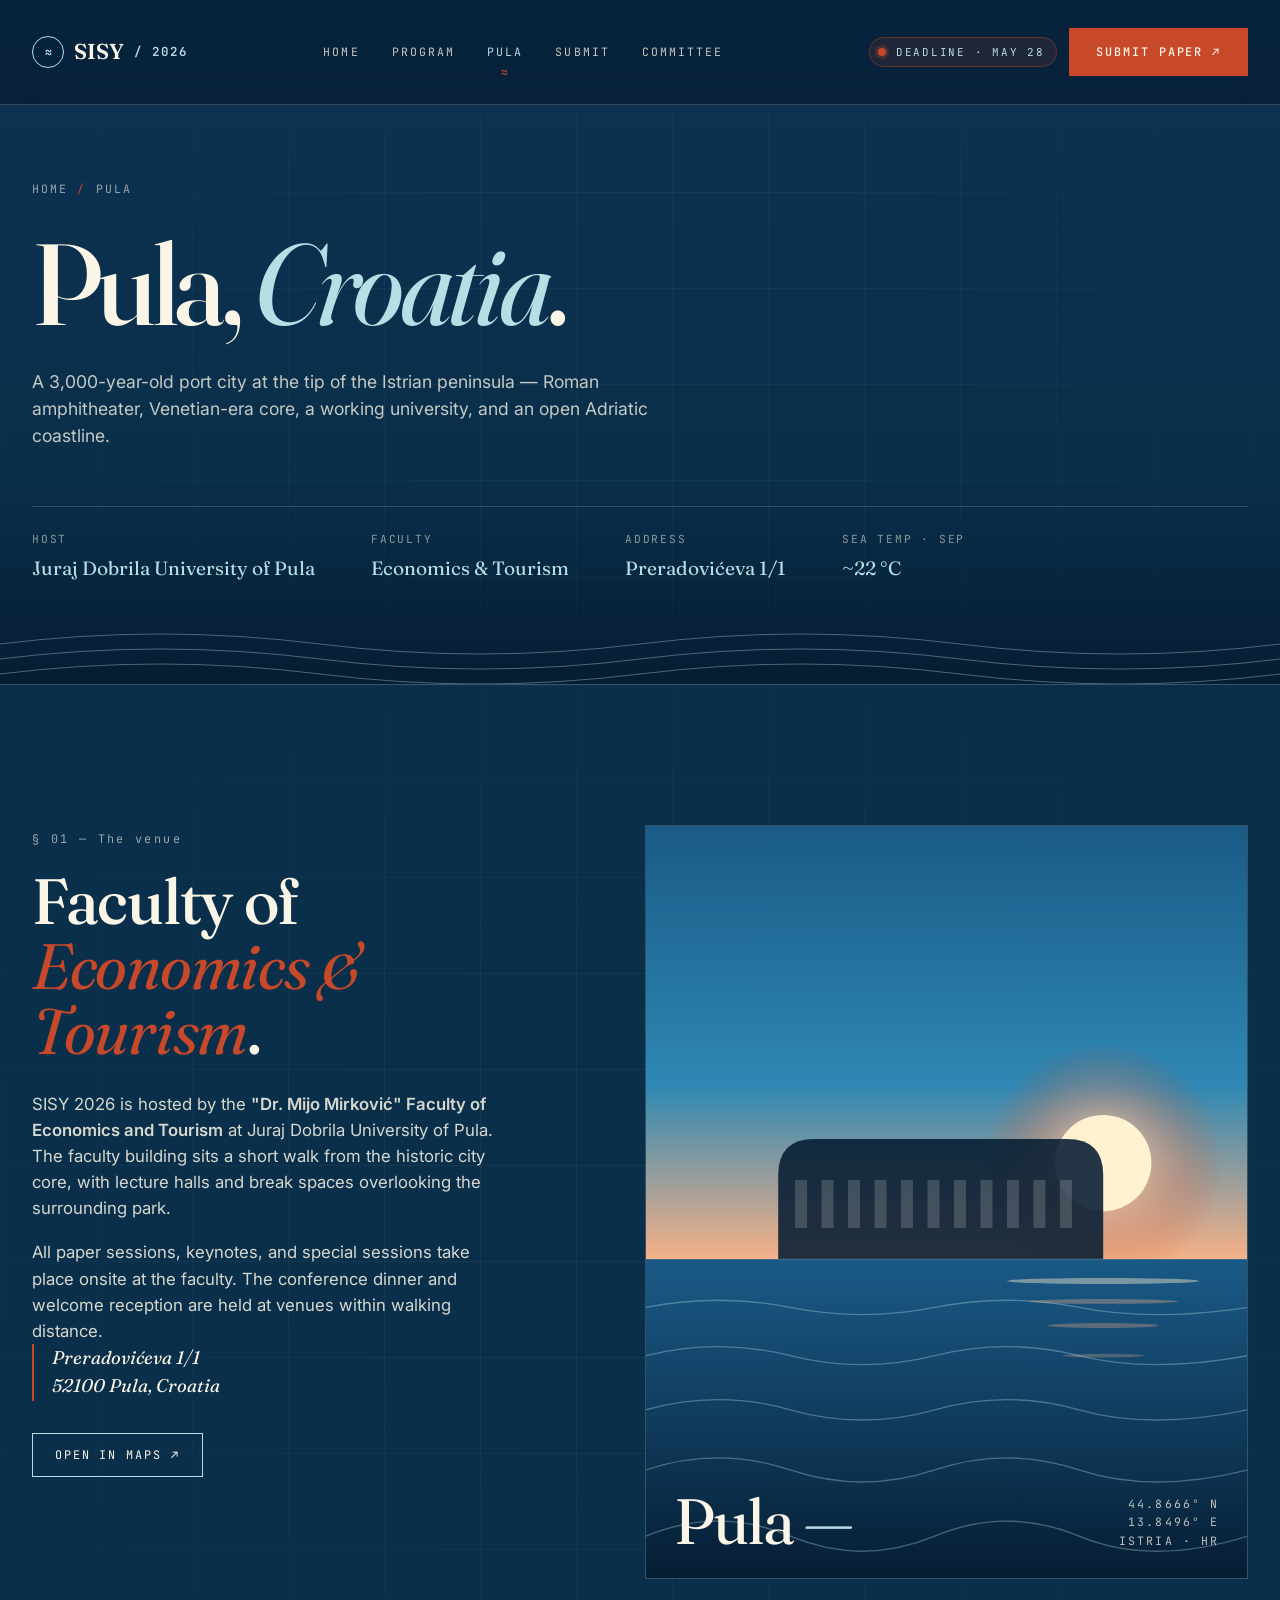
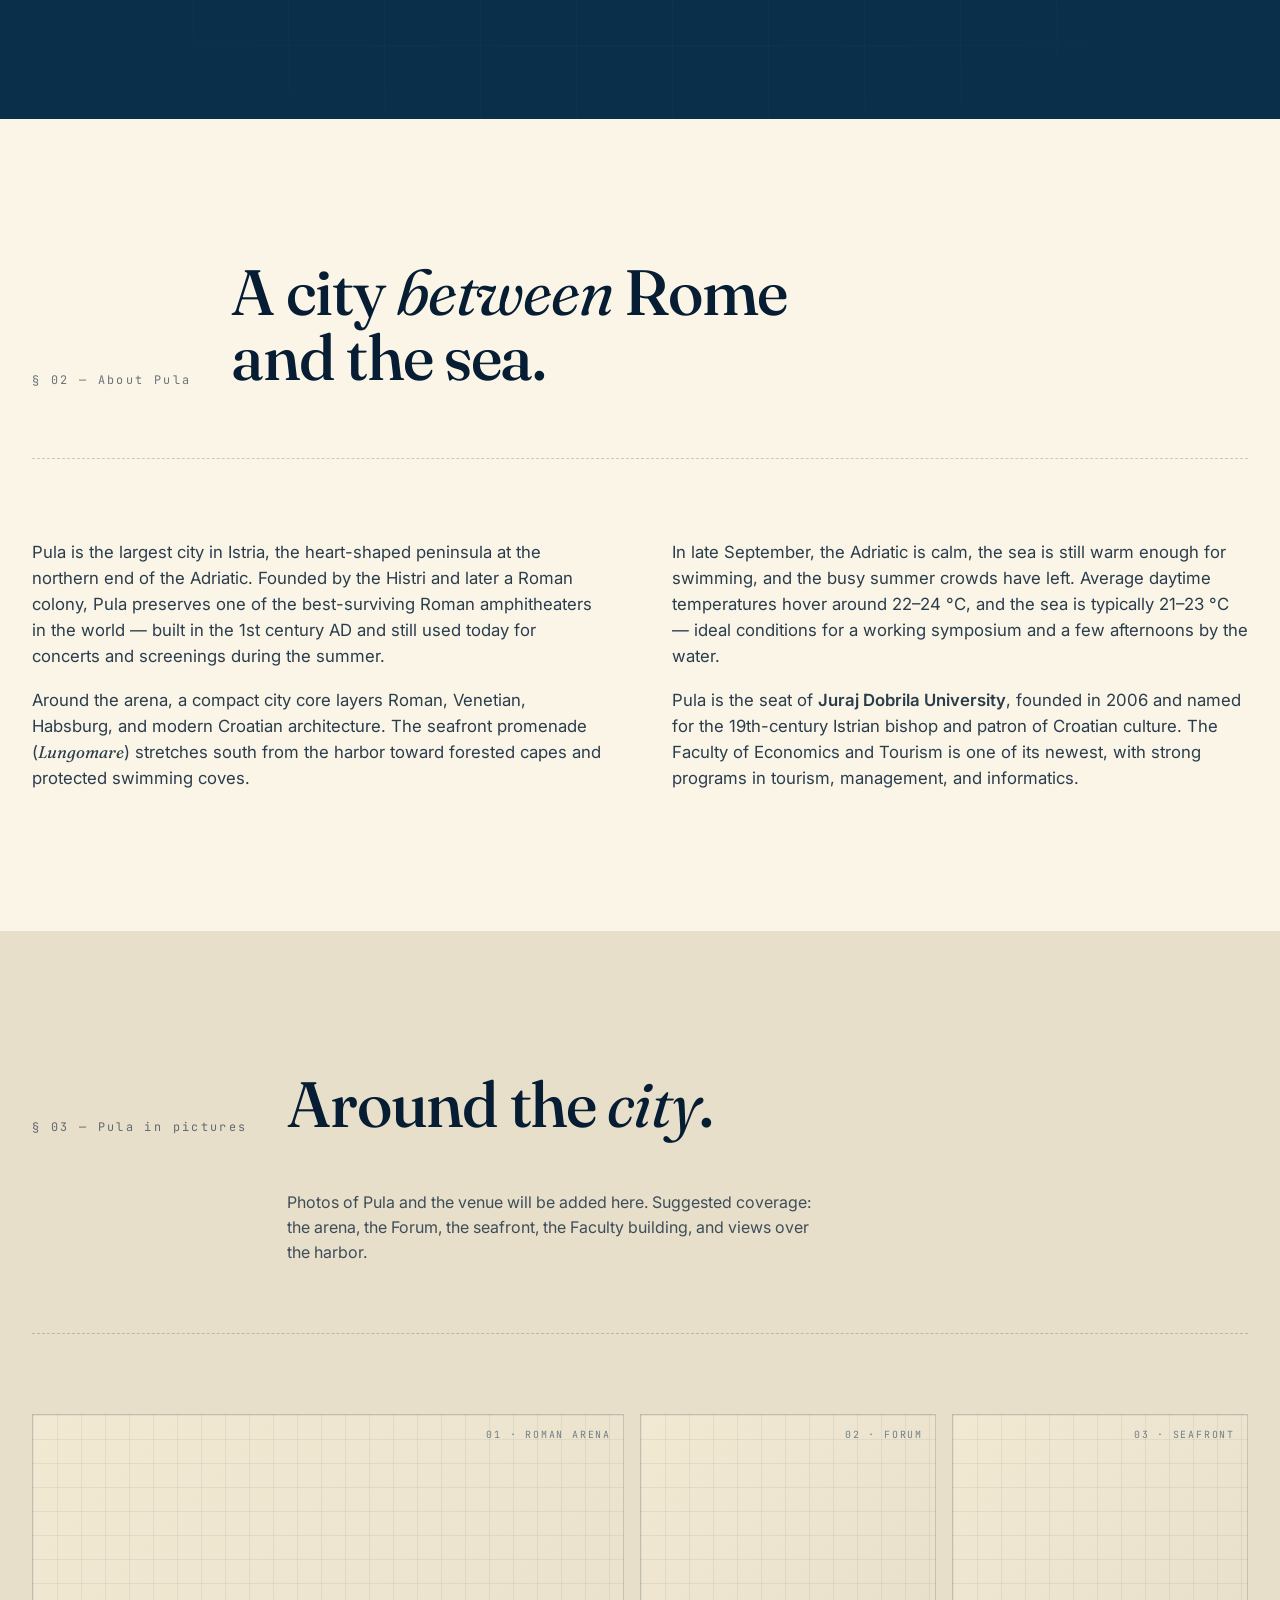
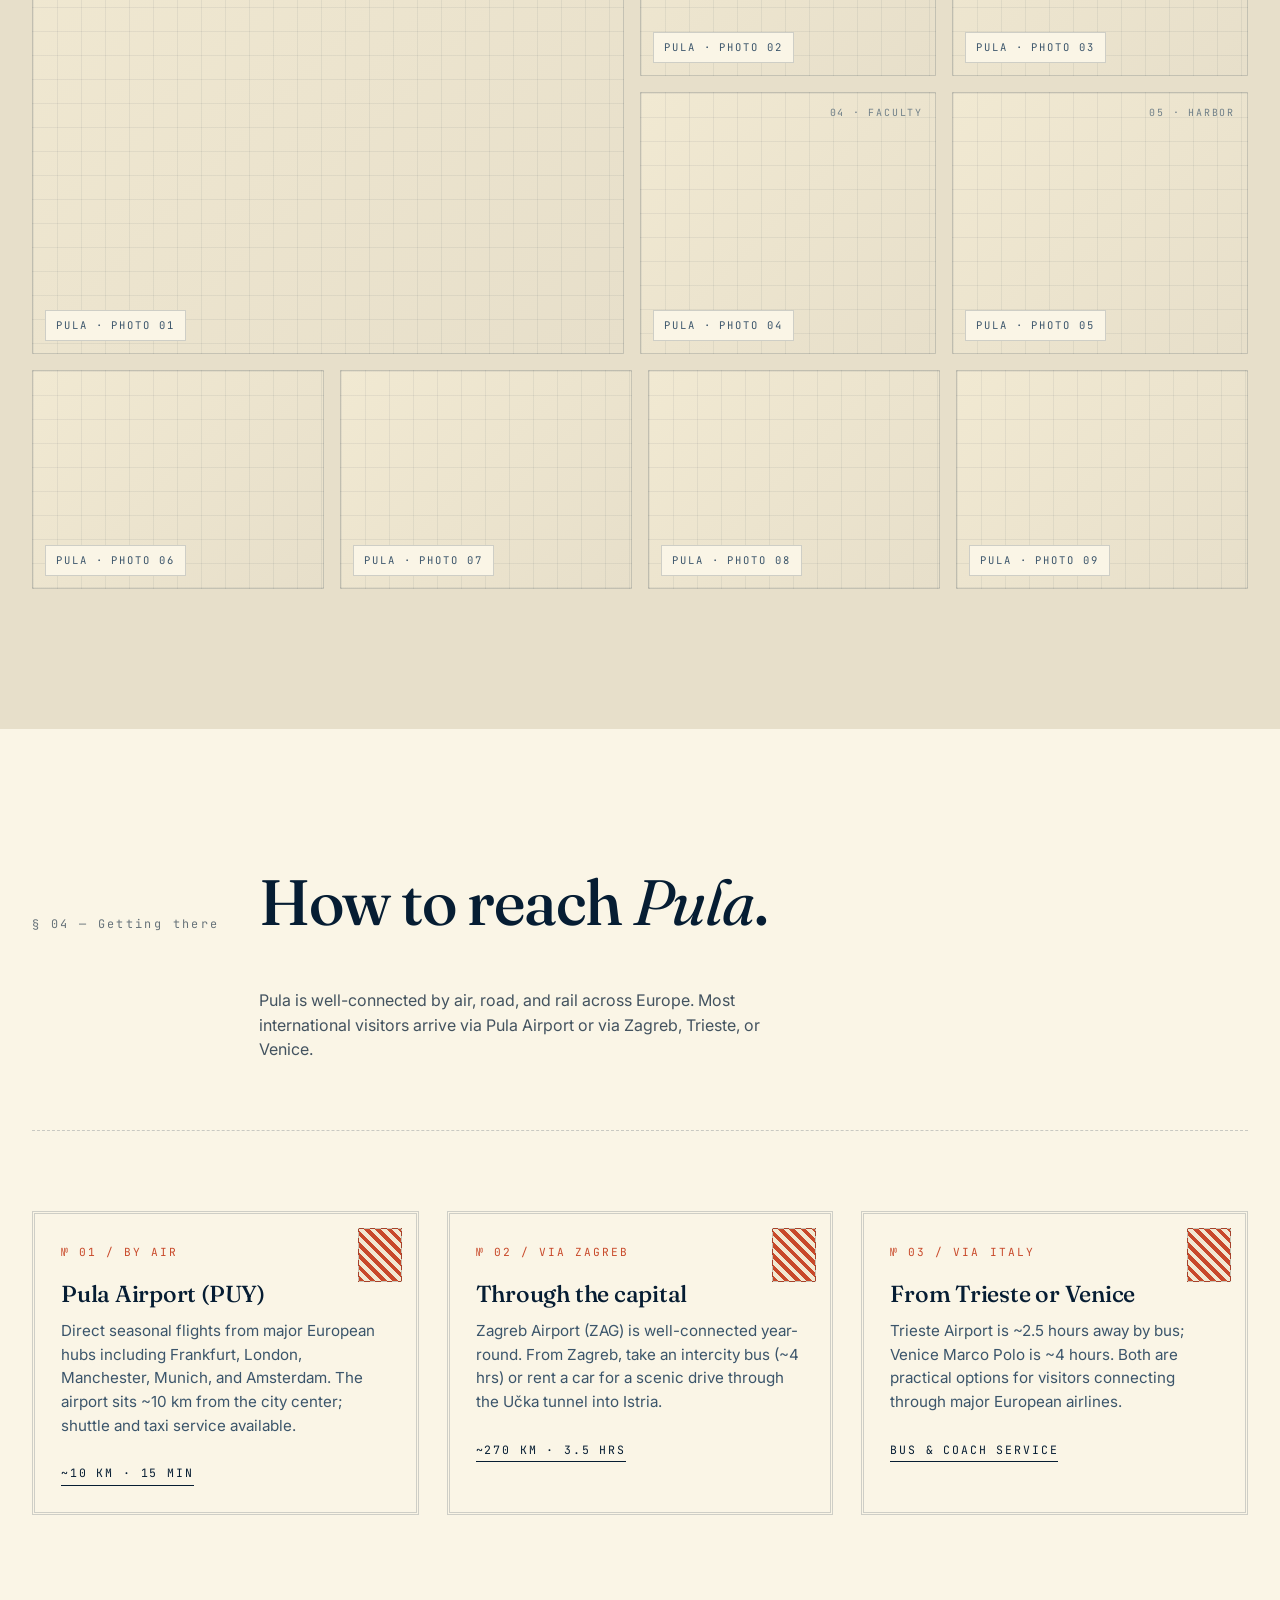
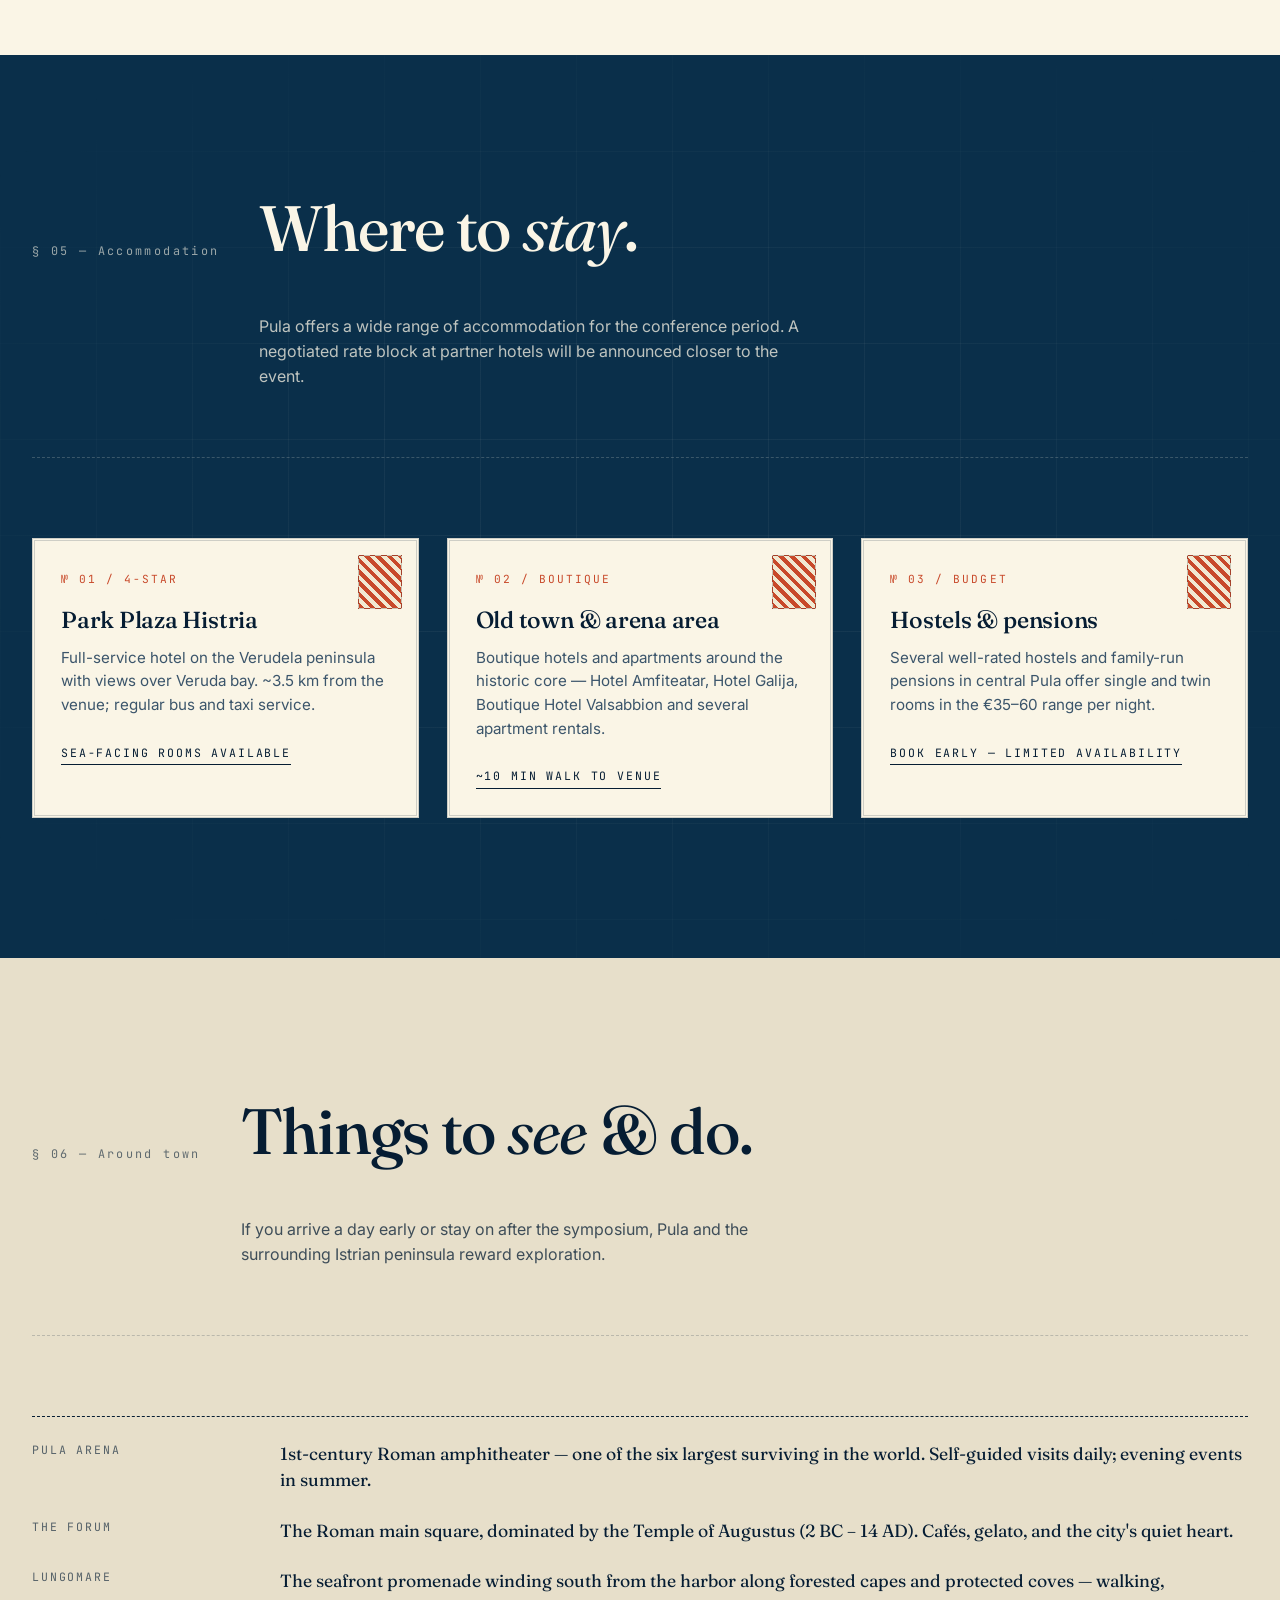
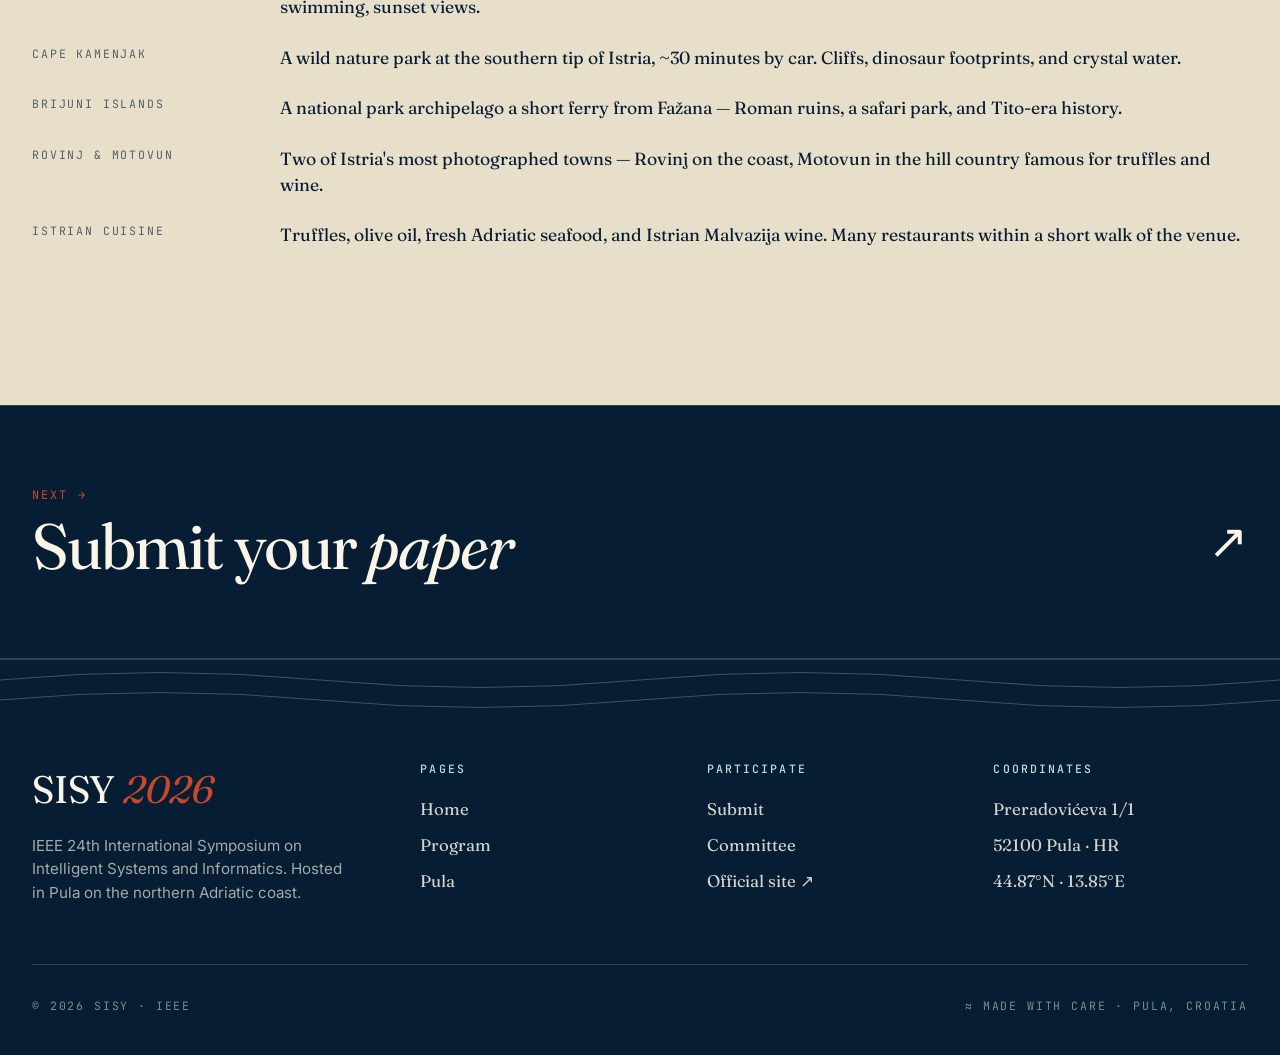
<file: venue/index.html>
<!DOCTYPE html>
<html lang="en">
<head>
<meta charset="UTF-8" />
<meta name="viewport" content="width=device-width, initial-scale=1.0" />
<title>Pula — SISY 2026 Venue</title>
<meta name="description" content="SISY 2026 takes place at the Faculty of Economics and Tourism, Juraj Dobrila University of Pula — on the northern Adriatic coast of Croatia." />
<link rel="icon" type="image/svg+xml" href="../favicon.svg" />
<meta property="og:type" content="website" />
<meta property="og:title" content="Pula — SISY 2026 Venue" />
<meta property="og:description" content="The Faculty of Economics and Tourism in Pula, Croatia. Roman amphitheater, Adriatic shoreline, working university." />
<meta property="og:image" content="../og-image.svg" />
<meta name="twitter:card" content="summary_large_image" />
<meta name="twitter:image" content="../og-image.svg" />
<link rel="preconnect" href="https://fonts.googleapis.com" />
<link rel="preconnect" href="https://fonts.gstatic.com" crossorigin />
<link href="https://fonts.googleapis.com/css2?family=Fraunces:ital,opsz,wght@0,9..144,400;0,9..144,500;0,9..144,600;1,9..144,400&family=Inter:wght@400;500;600&family=JetBrains+Mono:wght@400;500&display=swap" rel="stylesheet" />
<link rel="stylesheet" href="../styles.css" />
</head>
<body>

<header class="topbar" id="topbar">
  <div class="container topbar-inner">
    <a href="../" class="brand"><span class="sigil">≈</span> SISY <span class="year">/ 2026</span></a>
    <nav class="nav-links" id="primary-nav">
      <a href="../">Home</a>
      <a href="../program/">Program</a>
      <a href="../venue/" class="active">Pula</a>
      <a href="../submit/">Submit</a>
      <a href="../contact/">Committee</a>
    </nav>
    <div style="display:flex; gap:12px; align-items:center;">
      <span class="deadline-badge"><span class="dot"></span>Deadline · May 28</span>
      <a href="https://www.easychair.org/conferences/?conf=sisy2026" target="_blank" rel="noopener" class="btn cta">Submit Paper ↗</a>
      <button class="menu-toggle" id="menuToggle" aria-label="Menu" aria-expanded="false" aria-controls="primary-nav">
        <span class="bars" aria-hidden="true"></span>
      </button>
    </div>
  </div>
</header>

<main>

  <section class="page-head">
    <div class="container">
      <div class="crumbs"><a href="../">Home</a><span class="sep">/</span><span>Pula</span></div>
      <h1>Pula, <em>Croatia</em>.</h1>
      <p class="lede">A 3,000-year-old port city at the tip of the Istrian peninsula — Roman amphitheater, Venetian-era core, a working university, and an open Adriatic coastline.</p>
      <div class="page-meta">
        <div><span class="k">Host</span><span class="v">Juraj Dobrila University of Pula</span></div>
        <div><span class="k">Faculty</span><span class="v">Economics &amp; Tourism</span></div>
        <div><span class="k">Address</span><span class="v">Preradovićeva 1/1</span></div>
        <div><span class="k">Sea temp · Sep</span><span class="v">~22 °C</span></div>
      </div>
    </div>
  </section>

  <!-- VENUE CARD -->
  <section class="section deep">
    <div class="container">
      <div class="pula-grid">
        <div class="pula-text">
          <span class="section-num">§ 01 — The venue</span>
          <h2 style="margin-top:18px;">Faculty of <em>Economics &amp; Tourism</em>.</h2>
          <div class="prose" style="margin-top: 24px;">
            <p>
              SISY 2026 is hosted by the <strong>"Dr. Mijo Mirković" Faculty of Economics and Tourism</strong> at Juraj Dobrila University of Pula. The faculty building sits a short walk from the historic city core, with lecture halls and break spaces overlooking the surrounding park.
            </p>
            <p>
              All paper sessions, keynotes, and special sessions take place onsite at the faculty. The conference dinner and welcome reception are held at venues within walking distance.
            </p>
          </div>
          <div class="pula-address">
            Preradovićeva 1/1<br />
            52100 Pula, Croatia
          </div>
          <a class="btn" href="https://www.google.com/maps/search/?api=1&query=Preradovi%C4%87eva+1%2F1+Pula" target="_blank" rel="noopener">Open in Maps ↗</a>
        </div>
        <div class="pula-card">
          <svg viewBox="0 0 500 625" preserveAspectRatio="xMidYMid slice" xmlns="http://www.w3.org/2000/svg" aria-hidden="true">
            <defs>
              <linearGradient id="vsky" x1="0" y1="0" x2="0" y2="1">
                <stop offset="0%" stop-color="#1a5a87"/>
                <stop offset="60%" stop-color="#2e88b3"/>
                <stop offset="100%" stop-color="#f6b187"/>
              </linearGradient>
              <linearGradient id="vsea" x1="0" y1="0" x2="0" y2="1">
                <stop offset="0%" stop-color="#1a5a87"/>
                <stop offset="100%" stop-color="#061d33"/>
              </linearGradient>
              <radialGradient id="vsun" cx="50%" cy="50%" r="50%">
                <stop offset="0%" stop-color="#fff2d1"/>
                <stop offset="100%" stop-color="#c8492a" stop-opacity="0"/>
              </radialGradient>
            </defs>
            <rect width="500" height="360" fill="url(#vsky)"/>
            <circle cx="380" cy="280" r="100" fill="url(#vsun)"/>
            <circle cx="380" cy="280" r="40" fill="#fff2d1"/>
            <g transform="translate(110,260)" fill="#061d33" fill-opacity="0.88">
              <path d="M0,100 L0,30 Q0,0 30,0 L240,0 Q270,0 270,30 L270,100 Z"/>
              <g fill="#faf5e6" fill-opacity="0.18">
                <rect x="14" y="34" width="10" height="40"/>
                <rect x="36" y="34" width="10" height="40"/>
                <rect x="58" y="34" width="10" height="40"/>
                <rect x="80" y="34" width="10" height="40"/>
                <rect x="102" y="34" width="10" height="40"/>
                <rect x="124" y="34" width="10" height="40"/>
                <rect x="146" y="34" width="10" height="40"/>
                <rect x="168" y="34" width="10" height="40"/>
                <rect x="190" y="34" width="10" height="40"/>
                <rect x="212" y="34" width="10" height="40"/>
                <rect x="234" y="34" width="10" height="40"/>
              </g>
            </g>
            <line x1="0" y1="360" x2="500" y2="360" stroke="#b6dfe5" stroke-opacity="0.4"/>
            <rect y="360" width="500" height="265" fill="url(#vsea)"/>
            <g opacity="0.7">
              <ellipse cx="380" cy="378" rx="80" ry="2.5" fill="#fff2d1" fill-opacity="0.6"/>
              <ellipse cx="380" cy="395" rx="62" ry="2"   fill="#f6b187" fill-opacity="0.5"/>
              <ellipse cx="380" cy="415" rx="46" ry="2"   fill="#f6b187" fill-opacity="0.45"/>
              <ellipse cx="380" cy="440" rx="34" ry="1.5" fill="#f6b187" fill-opacity="0.4"/>
            </g>
            <g fill="none" stroke="#b6dfe5" stroke-opacity="0.35" stroke-width="1.1">
              <path d="M0,400 Q60,388 120,400 T240,400 T360,400 T500,400"/>
              <path d="M0,440 Q60,425 120,440 T240,440 T360,440 T500,440"/>
              <path d="M0,485 Q60,468 120,485 T240,485 T360,485 T500,485"/>
              <path d="M0,535 Q60,515 120,535 T240,535 T360,535 T500,535"/>
              <path d="M0,590 Q60,565 120,590 T240,590 T360,590 T500,590"/>
            </g>
          </svg>
          <div class="pula-label">
            <div class="city">Pula <em>—</em></div>
            <div class="coord">44.8666° N<br/>13.8496° E<br/>Istria · HR</div>
          </div>
        </div>
      </div>
    </div>
  </section>

  <!-- ABOUT PULA -->
  <section class="section paper">
    <div class="container">
      <div class="section-head">
        <span class="section-num">§ 02 — About Pula</span>
        <h2>A city <em>between</em> Rome and the sea.</h2>
      </div>
      <div class="two-col">
        <div class="prose">
          <p>
            Pula is the largest city in Istria, the heart-shaped peninsula at the northern end of the Adriatic. Founded by the Histri and later a Roman colony, Pula preserves one of the best-surviving Roman amphitheaters in the world — built in the 1st century AD and still used today for concerts and screenings during the summer.
          </p>
          <p>
            Around the arena, a compact city core layers Roman, Venetian, Habsburg, and modern Croatian architecture. The seafront promenade (<em>Lungomare</em>) stretches south from the harbor toward forested capes and protected swimming coves.
          </p>
        </div>
        <div class="prose">
          <p>
            In late September, the Adriatic is calm, the sea is still warm enough for swimming, and the busy summer crowds have left. Average daytime temperatures hover around 22–24 °C, and the sea is typically 21–23 °C — ideal conditions for a working symposium and a few afternoons by the water.
          </p>
          <p>
            Pula is the seat of <strong>Juraj Dobrila University</strong>, founded in 2006 and named for the 19th-century Istrian bishop and patron of Croatian culture. The Faculty of Economics and Tourism is one of its newest, with strong programs in tourism, management, and informatics.
          </p>
        </div>
      </div>
    </div>
  </section>

  <!-- PHOTO GALLERY -->
  <section class="section sand">
    <div class="container">
      <div class="section-head">
        <span class="section-num">§ 03 — Pula in pictures</span>
        <h2>Around the <em>city</em>.</h2>
        <p class="lede">Photos of Pula and the venue will be added here. Suggested coverage: the arena, the Forum, the seafront, the Faculty building, and views over the harbor.</p>
      </div>
      <div class="gallery">
        <div class="photo placeholder g1">
          <span class="caption">01 · Roman arena</span>
          <span class="label">Pula · Photo 01</span>
        </div>
        <div class="photo placeholder g2">
          <span class="caption">02 · Forum</span>
          <span class="label">Pula · Photo 02</span>
        </div>
        <div class="photo placeholder g3">
          <span class="caption">03 · Seafront</span>
          <span class="label">Pula · Photo 03</span>
        </div>
        <div class="photo placeholder g4">
          <span class="caption">04 · Faculty</span>
          <span class="label">Pula · Photo 04</span>
        </div>
        <div class="photo placeholder g5">
          <span class="caption">05 · Harbor</span>
          <span class="label">Pula · Photo 05</span>
        </div>
      </div>
      <div class="gallery-strip" style="margin-top: 16px;">
        <div class="photo placeholder"><span class="label">Pula · Photo 06</span></div>
        <div class="photo placeholder"><span class="label">Pula · Photo 07</span></div>
        <div class="photo placeholder"><span class="label">Pula · Photo 08</span></div>
        <div class="photo placeholder"><span class="label">Pula · Photo 09</span></div>
      </div>
    </div>
  </section>

  <!-- GETTING THERE -->
  <section class="section paper">
    <div class="container">
      <div class="section-head">
        <span class="section-num">§ 04 — Getting there</span>
        <h2>How to reach <em>Pula</em>.</h2>
        <p class="lede">Pula is well-connected by air, road, and rail across Europe. Most international visitors arrive via Pula Airport or via Zagreb, Trieste, or Venice.</p>
      </div>
      <div class="postcards">
        <article class="postcard">
          <span class="pc-num">№ 01 / By air</span>
          <h3>Pula Airport (PUY)</h3>
          <p>Direct seasonal flights from major European hubs including Frankfurt, London, Manchester, Munich, and Amsterdam. The airport sits ~10 km from the city center; shuttle and taxi service available.</p>
          <span class="pc-link">~10 km · 15 min</span>
        </article>
        <article class="postcard">
          <span class="pc-num">№ 02 / Via Zagreb</span>
          <h3>Through the capital</h3>
          <p>Zagreb Airport (ZAG) is well-connected year-round. From Zagreb, take an intercity bus (~4 hrs) or rent a car for a scenic drive through the Učka tunnel into Istria.</p>
          <span class="pc-link">~270 km · 3.5 hrs</span>
        </article>
        <article class="postcard">
          <span class="pc-num">№ 03 / Via Italy</span>
          <h3>From Trieste or Venice</h3>
          <p>Trieste Airport is ~2.5 hours away by bus; Venice Marco Polo is ~4 hours. Both are practical options for visitors connecting through major European airlines.</p>
          <span class="pc-link">Bus &amp; coach service</span>
        </article>
      </div>
    </div>
  </section>

  <!-- ACCOMMODATION -->
  <section class="section deep">
    <div class="container">
      <div class="section-head">
        <span class="section-num">§ 05 — Accommodation</span>
        <h2>Where to <em>stay</em>.</h2>
        <p class="lede">Pula offers a wide range of accommodation for the conference period. A negotiated rate block at partner hotels will be announced closer to the event.</p>
      </div>
      <div class="postcards">
        <article class="postcard">
          <span class="pc-num">№ 01 / 4-star</span>
          <h3>Park Plaza Histria</h3>
          <p>Full-service hotel on the Verudela peninsula with views over Veruda bay. ~3.5 km from the venue; regular bus and taxi service.</p>
          <span class="pc-link">Sea-facing rooms available</span>
        </article>
        <article class="postcard">
          <span class="pc-num">№ 02 / Boutique</span>
          <h3>Old town &amp; arena area</h3>
          <p>Boutique hotels and apartments around the historic core — Hotel Amfiteatar, Hotel Galija, Boutique Hotel Valsabbion and several apartment rentals.</p>
          <span class="pc-link">~10 min walk to venue</span>
        </article>
        <article class="postcard">
          <span class="pc-num">№ 03 / Budget</span>
          <h3>Hostels &amp; pensions</h3>
          <p>Several well-rated hostels and family-run pensions in central Pula offer single and twin rooms in the €35–60 range per night.</p>
          <span class="pc-link">Book early — limited availability</span>
        </article>
      </div>
    </div>
  </section>

  <!-- THINGS TO DO -->
  <section class="section sand">
    <div class="container">
      <div class="section-head">
        <span class="section-num">§ 06 — Around town</span>
        <h2>Things to <em>see</em> &amp; do.</h2>
        <p class="lede">If you arrive a day early or stay on after the symposium, Pula and the surrounding Istrian peninsula reward exploration.</p>
      </div>
      <dl class="dl-grid">
        <dt>Pula Arena</dt>
        <dd>1st-century Roman amphitheater — one of the six largest surviving in the world. Self-guided visits daily; evening events in summer.</dd>
        <dt>The Forum</dt>
        <dd>The Roman main square, dominated by the Temple of Augustus (2 BC – 14 AD). Cafés, gelato, and the city's quiet heart.</dd>
        <dt>Lungomare</dt>
        <dd>The seafront promenade winding south from the harbor along forested capes and protected coves — walking, swimming, sunset views.</dd>
        <dt>Cape Kamenjak</dt>
        <dd>A wild nature park at the southern tip of Istria, ~30 minutes by car. Cliffs, dinosaur footprints, and crystal water.</dd>
        <dt>Brijuni Islands</dt>
        <dd>A national park archipelago a short ferry from Fažana — Roman ruins, a safari park, and Tito-era history.</dd>
        <dt>Rovinj &amp; Motovun</dt>
        <dd>Two of Istria's most photographed towns — Rovinj on the coast, Motovun in the hill country famous for truffles and wine.</dd>
        <dt>Istrian cuisine</dt>
        <dd>Truffles, olive oil, fresh Adriatic seafood, and Istrian Malvazija wine. Many restaurants within a short walk of the venue.</dd>
      </dl>
    </div>
  </section>

  <section class="passage">
    <div class="container">
      <a href="../submit/">
        <div>
          <div class="label">Next →</div>
          <div class="title">Submit your <em>paper</em></div>
        </div>
        <span class="arrow">↗</span>
      </a>
    </div>
  </section>

</main>

<footer class="footer">
  <div class="container">
    <div class="footer-top">
      <div class="footer-brand">
        <span class="mark">SISY <em>2026</em></span>
        <p>IEEE 24th International Symposium on Intelligent Systems and Informatics. Hosted in Pula on the northern Adriatic coast.</p>
      </div>
      <div class="footer-col"><h5>Pages</h5><a href="../">Home</a><a href="../program/">Program</a><a href="../venue/">Pula</a></div>
      <div class="footer-col"><h5>Participate</h5><a href="../submit/">Submit</a><a href="../contact/">Committee</a><a href="https://conf.uni-obuda.hu/sisy2026/" target="_blank" rel="noopener">Official site ↗</a></div>
      <div class="footer-col"><h5>Coordinates</h5><span>Preradovićeva 1/1</span><span>52100 Pula · HR</span><span>44.87°N · 13.85°E</span></div>
    </div>
    <div class="footer-bottom"><span>© 2026 SISY · IEEE</span><span>≈ Made with care · Pula, Croatia</span></div>
  </div>
</footer>

<script src="../script.js"></script>
</body>
</html>
</file>
<file: styles.css>
/* =========================================================
   SISY 2026 — Adriatic edition
   A nautical-chart / postcard design language
   ========================================================= */

*, *::before, *::after { box-sizing: border-box; }
html { scroll-behavior: smooth; }
body {
  margin: 0;
  font-family: 'Inter', system-ui, sans-serif;
  background: var(--abyss);
  color: var(--paper);
  line-height: 1.55;
  -webkit-font-smoothing: antialiased;
  overflow-x: hidden;
}
img { max-width: 100%; display: block; }
a { color: inherit; text-decoration: none; }

:root {
  /* sea */
  --abyss:   #061d33;   /* deepest */
  --deep:    #0a2f4a;
  --sea:     #14507a;
  --shallow: #2e88b3;
  --foam:    #b6dfe5;
  /* land + sky */
  --sand:    #e7dfca;   /* page paper */
  --paper:   #faf5e6;   /* warm white */
  --paper-2: #f1e9d2;
  --ink:     #061d33;   /* same as abyss for type on paper */
  --ink-soft:#3b556b;
  /* sun + arena */
  --sun:     #f6b187;
  --rust:    #c8492a;   /* terracotta */
  --rust-2:  #a73818;
  /* lines */
  --rule:    rgba(250,245,230,0.18);
  --rule-d:  rgba(6,29,51,0.18);
  --max:     1280px;
}

.container { max-width: var(--max); margin: 0 auto; padding: 0 32px; }
@media (max-width: 520px) { .container { padding: 0 18px; } }

/* ===== Typography ===== */
h1, h2, h3, h4 { margin: 0; line-height: 1.02; letter-spacing: -0.02em; }
h1, h2, .display { font-family: 'Fraunces', 'Times New Roman', serif; font-weight: 500; }
h3 { font-family: 'Fraunces', serif; font-weight: 500; font-size: 1.5rem; line-height: 1.15; letter-spacing: -0.01em; }
p  { margin: 0; }
em, .italic { font-family: 'Fraunces', serif; font-style: italic; font-weight: 400; }
.mono {
  font-family: 'JetBrains Mono', ui-monospace, monospace;
  font-size: 0.74rem;
  text-transform: uppercase;
  letter-spacing: 0.16em;
}

/* ===== Section base ===== */
.section { padding: 140px 0; position: relative; }
.section.paper { background: var(--paper); color: var(--ink); }
.section.sand  { background: var(--sand);  color: var(--ink); }
.section.deep  { background: var(--deep);  color: var(--paper); }
.section.abyss { background: var(--abyss); color: var(--paper); }
.section.sun   { background: var(--rust);  color: var(--paper); }

/* Faint nautical lat/long grid on dark sections */
.section.deep::before, .section.abyss::before {
  content: "";
  position: absolute; inset: 0;
  background-image:
    linear-gradient(rgba(250,245,230,0.05) 1px, transparent 1px),
    linear-gradient(90deg, rgba(250,245,230,0.05) 1px, transparent 1px);
  background-size: 96px 96px;
  mask-image: radial-gradient(ellipse at center, black 30%, transparent 90%);
  pointer-events: none;
}
.section > .container { position: relative; z-index: 1; }

/* ===== Top bar ===== */
.topbar {
  position: fixed;
  top: 0; left: 0; right: 0;
  z-index: 50;
  background: rgba(6,29,51,0.72);
  backdrop-filter: blur(14px);
  border-bottom: 1px solid var(--rule);
}
.topbar-inner {
  display: grid;
  grid-template-columns: auto 1fr auto;
  align-items: center;
  gap: 32px;
  height: 104px;
}
.brand {
  display: inline-flex;
  align-items: center;
  gap: 10px;
  font-family: 'Fraunces', serif;
  font-weight: 600;
  font-size: 1.35rem;
  color: var(--paper);
}
.brand .sigil {
  display: inline-flex;
  align-items: center;
  justify-content: center;
  width: 32px; height: 32px;
  border: 1px solid var(--foam);
  border-radius: 50%;
  font-family: 'JetBrains Mono', monospace;
  font-size: 0.72rem;
  color: var(--foam);
}
.brand .year {
  font-family: 'JetBrains Mono', monospace;
  font-size: 0.78rem;
  letter-spacing: 0.16em;
  color: var(--foam);
}
.nav-links {
  justify-self: center;
  display: flex;
  gap: 32px;
}
.nav-links a {
  font-family: 'JetBrains Mono', monospace;
  font-size: 0.72rem;
  text-transform: uppercase;
  letter-spacing: 0.18em;
  color: rgba(250,245,230,0.78);
  position: relative;
  padding: 4px 0;
}
.nav-links a:hover, .nav-links a.active { color: var(--foam); }
.nav-links a.active::after {
  content: "≈";
  position: absolute;
  left: 50%;
  bottom: -16px;
  transform: translateX(-50%);
  color: var(--rust);
}

.btn {
  display: inline-flex;
  align-items: center;
  gap: 10px;
  padding: 12px 22px;
  border: 1px solid var(--foam);
  border-radius: 0;
  background: transparent;
  color: var(--paper);
  font-family: 'JetBrains Mono', monospace;
  font-size: 0.74rem;
  text-transform: uppercase;
  letter-spacing: 0.16em;
  cursor: pointer;
  transition: all .2s;
}
.btn:hover {
  background: var(--rust); border-color: var(--rust);
  transform: translate(-2px,-2px);
  box-shadow: 4px 4px 0 var(--foam);
}
.btn.solid { background: var(--paper); border-color: var(--paper); color: var(--ink); }
.btn.solid:hover { background: var(--rust); border-color: var(--rust); color: var(--paper); box-shadow: 4px 4px 0 var(--paper); }
.btn.ink { border-color: var(--ink); color: var(--ink); }
.btn.ink:hover { background: var(--rust); border-color: var(--rust); color: var(--paper); box-shadow: 4px 4px 0 var(--ink); }

/* Prominent CTA variant — solid terracotta */
.btn.cta {
  background: var(--rust);
  border-color: var(--rust);
  color: var(--paper);
  font-weight: 500;
  padding: 14px 26px;
  position: relative;
  box-shadow: 0 0 0 0 rgba(200,73,42,0.0);
  animation: ctaPulse 3.6s ease-in-out infinite;
}
.btn.cta:hover {
  background: var(--rust-2);
  border-color: var(--rust-2);
  transform: translate(-2px,-2px);
  box-shadow: 4px 4px 0 var(--foam);
  animation: none;
}
@keyframes ctaPulse {
  0%, 100% { box-shadow: 0 0 0 0 rgba(200,73,42,0.45); }
  50%      { box-shadow: 0 0 0 10px rgba(200,73,42,0); }
}
.btn.cta-lg {
  padding: 22px 36px;
  font-size: 0.85rem;
  letter-spacing: 0.18em;
}

/* Deadline badge */
.deadline-badge {
  display: inline-flex;
  align-items: center;
  gap: 10px;
  padding: 6px 12px 6px 8px;
  background: rgba(200,73,42,0.12);
  border: 1px solid rgba(200,73,42,0.4);
  border-radius: 999px;
  font-family: 'JetBrains Mono', monospace;
  font-size: 0.68rem;
  letter-spacing: 0.16em;
  text-transform: uppercase;
  color: var(--foam);
  margin-left: 10px;
}
.deadline-badge .dot {
  width: 8px; height: 8px;
  background: var(--rust);
  border-radius: 50%;
  box-shadow: 0 0 0 3px rgba(200,73,42,0.25);
  animation: blink 1.6s ease-in-out infinite;
}
@keyframes blink {
  0%, 100% { opacity: 1; }
  50%      { opacity: 0.4; }
}
@media (max-width: 720px) { .deadline-badge { display: none; } }

/* Enhanced CTA section */
.cta-mega {
  display: grid;
  grid-template-columns: 1fr;
  gap: 48px;
  align-items: stretch;
}
.cta-headline {
  font-family: 'Fraunces', serif;
  font-size: clamp(3rem, 9vw, 7rem);
  line-height: 0.92;
  letter-spacing: -0.04em;
  font-weight: 500;
  max-width: 14ch;
  margin: 20px 0 28px;
}
.cta-headline em { color: var(--sun); font-style: italic; font-weight: 400; }
.cta-lede { font-size: 1.15rem; max-width: 680px; opacity: 0.92; margin-bottom: 40px; }
.cta-actions-row {
  display: flex;
  flex-wrap: wrap;
  gap: 16px;
  align-items: center;
}
.cta-actions-row .btn { padding: 20px 32px; font-size: 0.82rem; letter-spacing: 0.18em; }

/* Countdown */
.countdown {
  display: grid;
  grid-template-columns: repeat(4, auto);
  gap: 0;
  margin: 0 0 40px;
  border-top: 1px solid rgba(250,245,230,0.3);
  border-bottom: 1px solid rgba(250,245,230,0.3);
  padding: 24px 0;
  justify-content: start;
}
.cd-unit {
  padding: 0 36px;
  border-right: 1px solid rgba(250,245,230,0.25);
  display: flex;
  flex-direction: column;
  align-items: center;
  gap: 6px;
}
.cd-unit:first-child { padding-left: 0; }
.cd-unit:last-child  { border-right: 0; padding-right: 0; }
.cd-num {
  font-family: 'Fraunces', serif;
  font-size: clamp(2.8rem, 6vw, 4.6rem);
  line-height: 1;
  letter-spacing: -0.04em;
  font-feature-settings: "tnum";
}
.cd-label {
  font-family: 'JetBrains Mono', monospace;
  font-size: 0.68rem;
  letter-spacing: 0.2em;
  text-transform: uppercase;
  opacity: 0.7;
}
.cd-prefix {
  font-family: 'JetBrains Mono', monospace;
  font-size: 0.74rem;
  letter-spacing: 0.18em;
  text-transform: uppercase;
  margin-bottom: 14px;
  opacity: 0.85;
  display: flex;
  align-items: center;
  gap: 12px;
}
.cd-prefix .pulse {
  width: 10px; height: 10px;
  border-radius: 50%;
  background: var(--paper);
  animation: blink 1.6s ease-in-out infinite;
}
@media (max-width: 720px) {
  .cd-unit { padding: 0 18px; }
  .cd-num { font-size: 2.6rem; }
}
@media (max-width: 480px) {
  .countdown { grid-template-columns: repeat(2, 1fr); justify-content: stretch; gap: 12px 0; }
  .cd-unit { padding: 10px 8px; border-right: 0; border-bottom: 1px solid rgba(250,245,230,0.18); }
  .cd-unit:nth-child(odd) { border-right: 1px solid rgba(250,245,230,0.18); }
  .cd-unit:nth-last-child(-n+2) { border-bottom: 0; }
  .cd-num { font-size: 2.2rem; }
}

.menu-toggle {
  display: none;
  background: none; border: 0;
  cursor: pointer;
  padding: 0;
  width: 44px;
  height: 44px;
  align-items: center;
  justify-content: flex-end;
  color: var(--paper);
  margin-left: 8px;
  margin-right: 6px;
}
.menu-toggle .bars,
.menu-toggle .bars::before,
.menu-toggle .bars::after {
  content: "";
  display: block;
  width: 24px;
  height: 2px;
  background: currentColor;
  border-radius: 2px;
  transition: transform .25s ease, opacity .2s ease;
}
.menu-toggle .bars { position: relative; }
.menu-toggle .bars::before { position: absolute; left: 0; top: -7px; }
.menu-toggle .bars::after  { position: absolute; left: 0; top: 7px; }
.topbar.open .menu-toggle .bars { background: transparent; }
.topbar.open .menu-toggle .bars::before { transform: translateY(7px) rotate(45deg); }
.topbar.open .menu-toggle .bars::after  { transform: translateY(-7px) rotate(-45deg); }

/* ===== Hero — seascape ===== */
.hero {
  position: relative;
  min-height: 100vh;
  padding: 130px 0 0;
  overflow: hidden;
  background: linear-gradient(180deg, #0d3253 0%, #0a2f4a 40%, #061d33 100%);
}
.hero-seascape {
  position: absolute;
  inset: 0;
  z-index: 0;
}
.hero-seascape svg { width: 100%; height: 100%; display: block; }
.hero-bg {
  width: 100%;
  height: 100%;
  object-fit: cover;
  object-position: center;
  display: block;
}
.hero-bg-overlay {
  position: absolute;
  inset: 0;
  background:
    linear-gradient(180deg,
      rgba(6, 29, 51, 0.55) 0%,
      rgba(6, 29, 51, 0.35) 40%,
      rgba(6, 29, 51, 0.75) 100%
    ),
    linear-gradient(90deg,
      rgba(6, 29, 51, 0.45) 0%,
      rgba(6, 29, 51, 0.1) 50%,
      rgba(6, 29, 51, 0.0) 100%
    );
  pointer-events: none;
}

/* Hero SVG animations */
#hero-sun-group {
  transform-box: fill-box;
  transform-origin: center;
  will-change: transform, opacity;
  animation: sunRise 1.8s cubic-bezier(0.16, 0.84, 0.32, 1) both;
}
#hero-reflections {
  animation: reflRise 1.6s cubic-bezier(0.16, 0.84, 0.32, 1) 0.5s both;
}
#hero-waves {
  animation: waveRise 1.4s cubic-bezier(0.16, 0.84, 0.32, 1) 0.7s both;
}
@keyframes sunRise {
  0%   { transform: translate(40px, 320px) scale(0.45); opacity: 0; }
  60%  { opacity: 1; }
  100% { transform: translate(0, 0) scale(1); opacity: 1; }
}
@keyframes reflRise {
  0%   { transform: translateY(60px); opacity: 0; }
  100% { transform: translateY(0);    opacity: 0.6; }
}
@keyframes waveRise {
  0%   { transform: translateY(30px); opacity: 0; }
  100% { transform: translateY(0);    opacity: 1; }
}
.hero-rising-done #hero-sun-group { animation: none; }
.hero-rising-done #hero-reflections { animation: none; }
.hero-rising-done #hero-waves { animation: none; }
#hero-sun-glow {
  transform-box: fill-box;
  transform-origin: center;
  animation: sunBreathe 7s ease-in-out infinite;
}
#hero-sun-core {
  transform-box: fill-box;
  transform-origin: center;
  animation: sunCorePulse 5s ease-in-out infinite;
}
@keyframes sunBreathe {
  0%, 100% { transform: scale(1); opacity: 1; }
  50%      { transform: scale(1.08); opacity: 0.92; }
}
@keyframes sunCorePulse {
  0%, 100% { transform: scale(1); fill-opacity: 0.9; }
  50%      { transform: scale(1.04); fill-opacity: 1; }
}

.hero-refl {
  transform-box: fill-box;
  transform-origin: center;
  animation: reflShimmer 4.2s ease-in-out infinite;
}
.hero-refl.r1 { animation-duration: 4.2s; animation-delay: 0s; }
.hero-refl.r2 { animation-duration: 5.0s; animation-delay: 0.3s; }
.hero-refl.r3 { animation-duration: 4.6s; animation-delay: 0.8s; }
.hero-refl.r4 { animation-duration: 5.4s; animation-delay: 0.5s; }
.hero-refl.r5 { animation-duration: 4.8s; animation-delay: 1.1s; }
@keyframes reflShimmer {
  0%, 100% { transform: scaleX(1);    opacity: 1; }
  50%      { transform: scaleX(0.78); opacity: 0.65; }
}

.hero-wave {
  animation: waveDrift 9s ease-in-out infinite;
}
.hero-wave.w1 { animation-duration: 9s;  animation-delay: 0s; }
.hero-wave.w2 { animation-duration: 11s; animation-delay: 0.6s; }
.hero-wave.w3 { animation-duration: 8s;  animation-delay: 1.2s; }
.hero-wave.w4 { animation-duration: 10s; animation-delay: 0.4s; }
.hero-wave.w5 { animation-duration: 12s; animation-delay: 1.8s; }
@keyframes waveDrift {
  0%, 100% { transform: translateX(0)    translateY(0); }
  50%      { transform: translateX(-30px) translateY(-3px); }
}

.hero-inner {
  position: relative;
  z-index: 2;
  padding-bottom: 60px;
}
.hero-eyebrow {
  display: inline-flex;
  align-items: center;
  gap: 14px;
  margin-bottom: 40px;
  color: var(--foam);
  font-family: 'JetBrains Mono', monospace;
  font-size: 0.74rem;
  letter-spacing: 0.2em;
  text-transform: uppercase;
}
.hero-eyebrow .bar { width: 56px; height: 1px; background: var(--foam); }

.hero-eyebrow-sisy {
  display: block;
  font-family: 'JetBrains Mono', monospace;
  font-size: clamp(0.9rem, 1.6vw, 1.3rem);
  letter-spacing: 0.32em;
  text-transform: uppercase;
  color: #fff;
  margin-bottom: 18px;
}
.hero-title {
  font-family: 'Fraunces', serif;
  font-weight: 500;
  font-size: clamp(2.6rem, 11vw, 11rem);
  line-height: 0.88;
  letter-spacing: -0.045em;
  word-break: break-word;
  color: #fff;
}
.hero-title .row { display: block; }
.hero-title .row.indent { padding-left: clamp(60px, 12vw, 220px); }
.hero-title em { color: #fff; font-weight: 400; }
.hero-title .num {
  display: inline-block;
  font-family: 'JetBrains Mono', monospace;
  font-size: 0.16em;
  vertical-align: super;
  color: rgba(255,255,255,0.7);
  margin-left: 12px;
  letter-spacing: 0.05em;
}
.hero-dates {
  font-family: 'JetBrains Mono', monospace;
  font-size: clamp(1rem, 1.8vw, 1.4rem);
  letter-spacing: 0.18em;
  text-transform: uppercase;
  color: #fff;
  margin-top: 28px;
}

.hero-foot {
  margin-top: clamp(120px, 18vh, 220px);
  padding-top: 28px;
  border-top: 1px solid var(--rule);
  display: grid;
  grid-template-columns: 1.4fr 1fr auto;
  gap: 40px;
  align-items: end;
}
.hero-lede {
  max-width: 540px;
  color: #fff;
  font-size: 1.05rem;
}
.hero-meta { display: grid; gap: 8px; }
.hero-meta .row {
  display: flex;
  justify-content: space-between;
  gap: 24px;
  font-family: 'JetBrains Mono', monospace;
  font-size: 0.74rem;
  letter-spacing: 0.16em;
  text-transform: uppercase;
}
.hero-meta .row .k { color: rgba(255,255,255,0.7); }
.hero-meta .row .v { color: #fff; }

/* IEEE logo (navbar) */
.ieee-mark {
  display: inline-flex;
  align-items: center;
  justify-content: center;
  transition: transform .2s, filter .2s;
}
.ieee-mark img { height: 90px; width: auto; display: block; filter: brightness(1.25); }
.ieee-mark:hover {
  transform: translateY(-1px);
}
.ieee-mark:hover img { filter: brightness(1.5); }
@media (max-width: 720px) { .ieee-mark img { height: 48px; } }

/* IEEE stamp in the hero */
.hero-ieee-stamp {
  display: flex;
  align-items: center;
  gap: 22px;
  margin: 0 0 40px auto;
  padding: 12px 22px 12px 16px;
  background: rgba(6, 29, 51, 0.45);
  border: 1px solid var(--rule);
  border-radius: 2px;
  backdrop-filter: blur(6px);
  width: fit-content;
}
.hero-ieee {
  display: inline-flex;
  align-items: center;
  justify-content: center;
  flex-shrink: 0;
}
.hero-ieee img { height: 72px; width: auto; display: block; filter: brightness(1.25); }
.hero-ieee-text {
  display: flex;
  flex-direction: column;
  gap: 6px;
  line-height: 1;
}
.hero-ieee-text .kicker {
  font-family: 'JetBrains Mono', monospace;
  font-size: 1rem;
  letter-spacing: 0.24em;
  text-transform: uppercase;
  color: #fff;
}
.hero-ieee-text .edition {
  font-family: 'JetBrains Mono', monospace;
  font-size: 1.18rem;
  letter-spacing: 0.18em;
  text-transform: uppercase;
  color: #fff;
}
@media (max-width: 720px) {
  .hero-ieee-stamp { gap: 14px; margin: 0 0 28px 0; padding: 8px 14px 8px 10px; width: 100%; }
  .hero-ieee img { height: 32px; }
  .hero-ieee-text .kicker { font-size: 0.7rem; }
  .hero-ieee-text .edition { font-size: 0.82rem; letter-spacing: 0.14em; }
}

/* Latitude marker on left side */
.lat-marker {
  position: absolute;
  left: 32px;
  top: 50%;
  transform: translateY(-50%) rotate(-90deg);
  transform-origin: left center;
  font-family: 'JetBrains Mono', monospace;
  font-size: 0.7rem;
  letter-spacing: 0.32em;
  text-transform: uppercase;
  color: rgba(250,245,230,0.4);
  white-space: nowrap;
  z-index: 3;
}
@media (max-width: 1100px) { .lat-marker { display: none; } }

/* ===== Tide ticker (replaces marquee) ===== */
.tide {
  background: var(--abyss);
  color: var(--foam);
  border-top: 1px solid var(--rule);
  border-bottom: 1px solid var(--rule);
  padding: 18px 0;
  overflow: hidden;
  position: relative;
}
.tide::before, .tide::after {
  content: "≈≈≈";
  position: absolute;
  top: 50%;
  transform: translateY(-50%);
  color: var(--foam);
  font-size: 0.9rem;
  letter-spacing: 0.4em;
  opacity: 0.5;
}
.tide::before { left: 18px; }
.tide::after  { right: 18px; }
.tide-track {
  display: flex;
  gap: 56px;
  white-space: nowrap;
  animation: scroll 38s linear infinite;
  font-family: 'JetBrains Mono', monospace;
  font-size: 0.82rem;
  letter-spacing: 0.16em;
  text-transform: uppercase;
}
.tide-track > span { display: inline-flex; align-items: center; gap: 56px; }
.tide-track .pip { color: var(--rust); }
@keyframes scroll {
  from { transform: translateX(0); }
  to   { transform: translateX(-50%); }
}

/* ===== Section head ===== */
.section-head {
  display: grid;
  grid-template-columns: auto 1fr;
  align-items: end;
  gap: 40px;
  margin-bottom: 80px;
  padding-bottom: 28px;
  border-bottom: 1px dashed currentColor;
  opacity: 1;
}
.section-head::after { content: ""; }
.section.paper .section-head, .section.sand .section-head { border-color: rgba(6,29,51,0.2); }
.section.deep .section-head, .section.abyss .section-head { border-color: rgba(250,245,230,0.2); }
.section.sun .section-head { border-color: rgba(250,245,230,0.4); }
.section-num {
  font-family: 'JetBrains Mono', monospace;
  font-size: 0.74rem;
  letter-spacing: 0.2em;
  color: currentColor;
  opacity: 0.6;
}
.section-head h2 {
  font-size: clamp(2.4rem, 5vw, 4.2rem);
  max-width: 16ch;
}
.section-head .lede {
  grid-column: 2;
  max-width: 540px;
  margin-top: 14px;
  font-size: 1rem;
  opacity: 0.75;
}

/* ===== Postcards ===== */
.postcards {
  display: grid;
  grid-template-columns: repeat(3, 1fr);
  gap: 28px;
}
.postcard {
  position: relative;
  background: var(--paper);
  color: var(--ink);
  padding: 32px 28px 28px;
  border: 1px solid var(--rule-d);
  box-shadow:
    inset 0 0 0 1px var(--paper),
    inset 0 0 0 2px var(--rule-d);
  transition: transform .3s, box-shadow .3s;
}
.postcard:hover { transform: translateY(-4px) rotate(-0.2deg); }
.postcard::after {
  content: "";
  position: absolute;
  top: 16px; right: 16px;
  width: 44px; height: 54px;
  background:
    repeating-linear-gradient(45deg, var(--rust) 0 4px, transparent 4px 8px),
    var(--paper-2);
  border: 1px solid var(--rule-d);
}
.pc-num {
  font-family: 'JetBrains Mono', monospace;
  font-size: 0.7rem;
  letter-spacing: 0.18em;
  color: var(--rust);
  text-transform: uppercase;
  margin-bottom: 18px;
  display: block;
  max-width: 70%;
}
.postcard h3 { font-size: 1.45rem; line-height: 1.2; margin-bottom: 12px; }
.postcard p { color: var(--ink-soft); font-size: 0.95rem; margin-bottom: 22px; }
.postcard .pc-link {
  display: inline-block;
  font-family: 'JetBrains Mono', monospace;
  font-size: 0.72rem;
  letter-spacing: 0.16em;
  text-transform: uppercase;
  color: var(--ink);
  border-bottom: 1px solid var(--ink);
  padding-bottom: 3px;
  transition: color .2s, border-color .2s;
}
.postcard .pc-link:hover { color: var(--rust); border-color: var(--rust); }

/* ===== About on deep ===== */
.about-grid {
  display: grid;
  grid-template-columns: 1.2fr 1fr;
  gap: 80px;
  align-items: center;
}
.about-lead {
  font-family: 'Fraunces', serif;
  font-size: clamp(1.5rem, 2.4vw, 2rem);
  line-height: 1.3;
  letter-spacing: -0.01em;
}
.about-lead em { color: var(--foam); }
.about-stats {
  display: grid;
  grid-template-columns: repeat(2, 1fr);
  border-top: 1px solid var(--rule);
  border-left: 1px solid var(--rule);
}
.stat {
  padding: 28px;
  border-right: 1px solid var(--rule);
  border-bottom: 1px solid var(--rule);
}
.stat-num {
  font-family: 'Fraunces', serif;
  font-size: 2.8rem;
  line-height: 1;
}
.stat-num sup { font-size: 1rem; color: var(--foam); }
.stat-label {
  font-family: 'JetBrains Mono', monospace;
  font-size: 0.72rem;
  text-transform: uppercase;
  letter-spacing: 0.16em;
  opacity: 0.6;
  margin-top: 12px;
}

/* ===== Tracks as ports ===== */
.ports {
  display: grid;
  grid-template-columns: repeat(12, 1fr);
  gap: 0;
  border: 1px dashed var(--rule-d);
  background: var(--paper);
}
.port {
  grid-column: span 4;
  padding: 36px 32px;
  border-right: 1px dashed var(--rule-d);
  border-bottom: 1px dashed var(--rule-d);
  display: flex;
  flex-direction: column;
  justify-content: space-between;
  min-height: 280px;
  position: relative;
  transition: background .25s;
}
.port::before {
  content: "";
  position: absolute;
  top: 32px; right: 32px;
  width: 10px; height: 10px;
  border-radius: 50%;
  background: var(--rust);
  box-shadow: 0 0 0 3px rgba(200,73,42,0.18);
}
.port:hover { background: var(--paper-2); }
.port .port-num {
  font-family: 'JetBrains Mono', monospace;
  font-size: 0.74rem;
  letter-spacing: 0.18em;
  color: var(--rust);
  margin-bottom: 14px;
}
.port h3 { font-size: 1.6rem; margin-bottom: 12px; }
.port p { color: var(--ink-soft); font-size: 0.95rem; margin-bottom: 20px; }
.port-chair {
  font-family: 'JetBrains Mono', monospace;
  font-size: 0.7rem;
  text-transform: uppercase;
  letter-spacing: 0.16em;
  color: var(--ink-soft);
  padding-top: 14px;
  border-top: 1px dashed var(--rule-d);
}
.port.featured {
  grid-column: span 12;
  background: var(--deep);
  color: var(--paper);
  position: relative;
  overflow: hidden;
}
.port.featured::before {
  background: var(--foam);
  box-shadow: 0 0 0 3px rgba(182,223,229,0.25);
}
.port.featured h3 { color: var(--paper); }
.port.featured p { color: rgba(250,245,230,0.75); }
.port.featured .port-chair { color: rgba(250,245,230,0.65); border-top-color: rgba(250,245,230,0.2); }
.port.featured .port-num { color: var(--foam); }

/* ===== Tide chart (timeline) ===== */
.tide-chart {
  position: relative;
  padding: 60px 0 80px;
}
.tide-chart::before {
  content: "";
  position: absolute;
  left: 0; right: 0;
  top: 50%;
  height: 1px;
  background: repeating-linear-gradient(90deg, currentColor 0 6px, transparent 6px 12px);
  opacity: 0.3;
}
.tide-items {
  display: grid;
  grid-template-columns: repeat(4, 1fr);
  gap: 24px;
  position: relative;
}
.tide-item {
  display: flex;
  flex-direction: column;
  align-items: flex-start;
  padding: 24px;
  border-left: 1px dashed currentColor;
  position: relative;
}
.tide-item::before {
  content: "";
  position: absolute;
  left: -7px; top: 50%;
  width: 13px; height: 13px;
  border-radius: 50%;
  background: var(--deep);
  border: 2px solid var(--foam);
  transform: translateY(-50%);
}
.tide-item.final::before { background: var(--rust); border-color: var(--rust); }
.tide-item .ti-num {
  font-family: 'JetBrains Mono', monospace;
  font-size: 0.7rem;
  letter-spacing: 0.18em;
  opacity: 0.6;
}
.tide-item .ti-date {
  font-family: 'Fraunces', serif;
  font-style: italic;
  font-size: 1.6rem;
  color: var(--foam);
  margin: 16px 0 8px;
  line-height: 1.1;
}
.tide-item.final .ti-date { color: var(--rust); }
.tide-item h3 { font-size: 1.15rem; margin-bottom: 8px; }
.tide-item p { font-size: 0.9rem; opacity: 0.7; }

/* ===== Keynotes — bottled messages ===== */
.bottles {
  display: grid;
  grid-template-columns: 1fr 1fr;
  gap: 32px;
}
.bottle {
  background: var(--paper);
  color: var(--ink);
  padding: 44px;
  position: relative;
  border: 1px solid var(--rule-d);
  display: flex;
  flex-direction: column;
  gap: 28px;
  overflow: hidden;
}
.bottle::before {
  content: "";
  position: absolute;
  left: 0; right: 0; bottom: 0;
  height: 70px;
  background-image: url("data:image/svg+xml;utf8,<svg xmlns='http://www.w3.org/2000/svg' viewBox='0 0 600 70'><g fill='none' stroke='%2314507a' stroke-opacity='0.25' stroke-width='1'><path d='M0,30 Q75,10 150,30 T300,30 T450,30 T600,30'/><path d='M0,45 Q75,25 150,45 T300,45 T450,45 T600,45'/><path d='M0,60 Q75,40 150,60 T300,60 T450,60 T600,60'/></g></svg>");
  background-size: cover;
  pointer-events: none;
}
.bottle-tag {
  display: flex;
  justify-content: space-between;
  align-items: center;
  font-family: 'JetBrains Mono', monospace;
  font-size: 0.74rem;
  letter-spacing: 0.18em;
  text-transform: uppercase;
  color: var(--rust);
}
.bottle-tag em {
  font-family: 'Fraunces', serif;
  font-style: italic;
  text-transform: lowercase;
  color: var(--ink-soft);
  letter-spacing: 0;
}
.bottle h3 { font-size: clamp(1.4rem, 2.4vw, 2rem); line-height: 1.15; }
.bottle .speaker {
  margin-top: auto;
  padding-top: 28px;
  border-top: 1px dashed var(--rule-d);
  display: flex;
  align-items: center;
  gap: 18px;
  position: relative;
  z-index: 1;
}
.bottle .avatar {
  width: 56px; height: 56px;
  border-radius: 50%;
  background: var(--deep);
  color: var(--paper);
  display: flex; align-items: center; justify-content: center;
  font-family: 'Fraunces', serif;
  font-size: 1.1rem;
}
.bottle:nth-child(2) .avatar { background: var(--rust); }
.bottle .s-name { font-family: 'Fraunces', serif; font-size: 1.15rem; }
.bottle .s-aff { font-family: 'JetBrains Mono', monospace; font-size: 0.72rem; letter-spacing: 0.14em; text-transform: uppercase; color: var(--ink-soft); margin-top: 4px; }

/* ===== Venue / Pula card ===== */
.pula-grid {
  display: grid;
  grid-template-columns: 1fr 1.1fr;
  gap: 64px;
  align-items: stretch;
}
.pula-text h2 { font-size: clamp(2.4rem, 5vw, 4.4rem); margin-bottom: 28px; }
.pula-text em { color: var(--rust); }
.pula-text p { opacity: 0.78; max-width: 480px; margin-bottom: 24px; }
.pula-address {
  font-family: 'Fraunces', serif;
  font-size: 1.15rem;
  font-style: italic;
  border-left: 2px solid var(--rust);
  padding-left: 18px;
  margin-bottom: 32px;
}
.pula-card {
  position: relative;
  aspect-ratio: 4/5;
  overflow: hidden;
  border: 1px solid var(--rule);
}
.pula-card svg { width: 100%; height: 100%; display: block; }
.pula-label {
  position: absolute;
  bottom: 28px;
  left: 28px;
  right: 28px;
  display: flex;
  justify-content: space-between;
  align-items: end;
  font-family: 'JetBrains Mono', monospace;
  font-size: 0.72rem;
  letter-spacing: 0.18em;
  text-transform: uppercase;
  color: var(--paper);
}
.pula-label .city {
  font-family: 'Fraunces', serif;
  font-size: clamp(2.6rem, 5vw, 4rem);
  letter-spacing: -0.03em;
  text-transform: none;
  line-height: 0.9;
}
.pula-label .city em { color: var(--foam); }
.pula-label .coord { text-align: right; opacity: 0.75; line-height: 1.6; }

/* ===== Organizers — ports register ===== */
.register {
  display: grid;
  grid-template-columns: repeat(5, 1fr);
  border: 1px dashed currentColor;
  margin-bottom: 80px;
}
.register .row {
  padding: 28px 22px;
  border-right: 1px dashed currentColor;
  font-family: 'Fraunces', serif;
  font-size: 1.05rem;
  line-height: 1.25;
  min-height: 130px;
  display: flex;
  flex-direction: column;
  justify-content: space-between;
}
.register .row:last-child { border-right: 0; }
.register .place {
  font-family: 'JetBrains Mono', monospace;
  font-size: 0.7rem;
  letter-spacing: 0.16em;
  text-transform: uppercase;
  opacity: 0.65;
  margin-top: 12px;
}
.sponsors h4 {
  font-family: 'JetBrains Mono', monospace;
  font-size: 0.74rem;
  letter-spacing: 0.18em;
  text-transform: uppercase;
  opacity: 0.6;
  margin: 0 0 20px;
  font-weight: 500;
}
.sponsor-row {
  display: flex;
  flex-wrap: wrap;
  gap: 24px 40px;
  font-family: 'Fraunces', serif;
  font-size: 1.1rem;
}
.sponsor-row span { position: relative; }
.sponsor-row span:not(:last-child)::after {
  content: "≈";
  position: absolute;
  right: -28px;
  color: var(--rust);
  top: 0;
}

/* ===== CTA — sunset ===== */
.section.sun {
  background: linear-gradient(180deg, var(--rust) 0%, var(--rust-2) 100%);
  position: relative;
  overflow: hidden;
}
.section.sun::before {
  content: "";
  position: absolute;
  inset: 0;
  background-image: url("data:image/svg+xml;utf8,<svg xmlns='http://www.w3.org/2000/svg' viewBox='0 0 1400 600'><g fill='none' stroke='%23faf5e6' stroke-opacity='0.16' stroke-width='1'><path d='M0,400 Q175,360 350,400 T700,400 T1050,400 T1400,400'/><path d='M0,460 Q175,420 350,460 T700,460 T1050,460 T1400,460'/><path d='M0,520 Q175,480 350,520 T700,520 T1050,520 T1400,520'/></g><circle cx='200' cy='180' r='80' fill='%23ffd6a8' fill-opacity='0.3'/></svg>");
  background-size: cover;
  background-position: center bottom;
  pointer-events: none;
}
.cta-inner {
  display: grid;
  grid-template-columns: 1.4fr 1fr;
  gap: 48px;
  align-items: end;
}
.cta-inner h2 { font-size: clamp(2.6rem, 6vw, 5rem); margin: 18px 0 20px; }
.cta-inner h2 em { color: var(--sun); }
.cta-inner p { max-width: 540px; opacity: 0.9; margin-bottom: 28px; }
.cta-actions { display: flex; flex-direction: column; gap: 14px; }

/* ===== Page head (sub pages) ===== */
.page-head {
  padding: 180px 0 100px;
  background: linear-gradient(180deg, #0d3253 0%, #0a2f4a 70%, var(--abyss) 100%);
  position: relative;
  overflow: hidden;
  border-bottom: 1px solid var(--rule);
}
.page-head::before {
  content: "";
  position: absolute;
  inset: 0;
  background-image:
    linear-gradient(rgba(250,245,230,0.04) 1px, transparent 1px),
    linear-gradient(90deg, rgba(250,245,230,0.04) 1px, transparent 1px);
  background-size: 96px 96px;
  mask-image: radial-gradient(ellipse at center, black 30%, transparent 85%);
  pointer-events: none;
}
.page-head::after {
  content: "";
  position: absolute;
  left: 0; right: 0; bottom: 0;
  height: 70px;
  background-image: url("data:image/svg+xml;utf8,<svg xmlns='http://www.w3.org/2000/svg' viewBox='0 0 1400 70' preserveAspectRatio='none'><g fill='none' stroke='%23b6dfe5' stroke-opacity='0.4' stroke-width='1'><path d='M0,30 Q175,10 350,30 T700,30 T1050,30 T1400,30'/><path d='M0,45 Q175,25 350,45 T700,45 T1050,45 T1400,45'/><path d='M0,60 Q175,40 350,60 T700,60 T1050,60 T1400,60'/></g></svg>");
  background-size: 100% 100%;
}
.page-head > .container { position: relative; z-index: 1; }
.crumbs {
  display: flex;
  gap: 10px;
  font-family: 'JetBrains Mono', monospace;
  font-size: 0.72rem;
  letter-spacing: 0.16em;
  text-transform: uppercase;
  color: rgba(250,245,230,0.6);
  margin-bottom: 32px;
}
.crumbs a:hover { color: var(--foam); }
.crumbs .sep { color: var(--rust); }
.page-head h1 {
  font-family: 'Fraunces', serif;
  font-size: clamp(3rem, 9vw, 8rem);
  line-height: 0.92;
  letter-spacing: -0.04em;
  font-weight: 500;
  max-width: 14ch;
  color: var(--paper);
}
.page-head h1 em { color: var(--foam); font-weight: 400; }
.page-head .lede {
  margin-top: 32px;
  max-width: 620px;
  font-size: 1.1rem;
  color: rgba(250,245,230,0.78);
}
.page-meta {
  margin-top: 56px;
  display: flex;
  gap: 56px;
  padding-top: 24px;
  border-top: 1px solid var(--rule);
  flex-wrap: wrap;
}
.page-meta div .k {
  display: block;
  font-family: 'JetBrains Mono', monospace;
  font-size: 0.7rem;
  letter-spacing: 0.16em;
  text-transform: uppercase;
  color: rgba(250,245,230,0.55);
  margin-bottom: 6px;
}
.page-meta div .v {
  font-family: 'Fraunces', serif;
  font-size: 1.2rem;
  color: var(--foam);
}

/* ===== Page-next — passage ===== */
.passage {
  padding: 80px 0;
  background: var(--abyss);
  border-top: 1px solid var(--rule);
  border-bottom: 1px solid var(--rule);
}
.passage a {
  display: flex;
  align-items: end;
  justify-content: space-between;
  gap: 32px;
  font-family: 'Fraunces', serif;
  color: var(--paper);
  transition: color .25s;
}
.passage a:hover { color: var(--foam); }
.passage .label {
  font-family: 'JetBrains Mono', monospace;
  font-size: 0.74rem;
  letter-spacing: 0.18em;
  text-transform: uppercase;
  color: var(--rust);
  margin-bottom: 10px;
}
.passage .title {
  font-size: clamp(2.4rem, 5vw, 4rem);
  line-height: 1;
  letter-spacing: -0.03em;
}
.passage .arrow { font-size: clamp(2rem, 4vw, 3rem); }

/* ===== Contact ===== */
.contact-grid {
  display: grid;
  grid-template-columns: 1fr 1fr;
  gap: 80px;
  align-items: stretch;
}
.contact-text p { max-width: 480px; opacity: 0.78; }
.contact-card {
  background: var(--paper);
  color: var(--ink);
  border: 1px solid var(--rule-d);
  padding: 40px;
  position: relative;
}
.contact-card::before {
  content: "PORT OF CALL";
  position: absolute;
  top: -10px; left: 32px;
  background: var(--paper);
  padding: 0 12px;
  font-family: 'JetBrains Mono', monospace;
  font-size: 0.7rem;
  letter-spacing: 0.2em;
  color: var(--rust);
}
.contact-row {
  display: flex;
  justify-content: space-between;
  align-items: baseline;
  padding: 16px 0;
  border-bottom: 1px dashed var(--rule-d);
}
.contact-row .k {
  font-family: 'JetBrains Mono', monospace;
  font-size: 0.7rem;
  letter-spacing: 0.18em;
  text-transform: uppercase;
  color: var(--ink-soft);
}
.contact-row .v {
  font-family: 'Fraunces', serif;
  font-size: 1.1rem;
}
.contact-card .btn { margin-top: 24px; }

/* ===== Photo / image placeholder ===== */
.photo {
  position: relative;
  width: 100%;
  aspect-ratio: 4/3;
  background: var(--paper-2);
  overflow: hidden;
  border: 1px solid var(--rule-d);
}
.photo img { width: 100%; height: 100%; object-fit: cover; display: block; }
.photo.placeholder {
  background-image:
    linear-gradient(rgba(6,29,51,0.06) 1px, transparent 1px),
    linear-gradient(90deg, rgba(6,29,51,0.06) 1px, transparent 1px),
    linear-gradient(135deg, var(--paper-2), var(--sand));
  background-size: 24px 24px, 24px 24px, cover;
}
.photo .label {
  position: absolute;
  bottom: 12px;
  left: 12px;
  background: var(--paper);
  padding: 6px 10px;
  font-family: 'JetBrains Mono', monospace;
  font-size: 0.66rem;
  letter-spacing: 0.18em;
  text-transform: uppercase;
  color: var(--ink-soft);
  border: 1px solid var(--rule-d);
}
.photo .caption {
  position: absolute;
  top: 12px;
  right: 12px;
  font-family: 'JetBrains Mono', monospace;
  font-size: 0.62rem;
  letter-spacing: 0.18em;
  text-transform: uppercase;
  color: var(--ink-soft);
  opacity: 0.7;
}
.photo-caption {
  margin-top: 10px;
  font-family: 'JetBrains Mono', monospace;
  font-size: 0.7rem;
  letter-spacing: 0.14em;
  text-transform: uppercase;
  opacity: 0.7;
}

/* Gallery — mosaic */
.gallery {
  display: grid;
  grid-template-columns: 2fr 1fr 1fr;
  grid-template-rows: 1fr 1fr;
  gap: 16px;
  min-height: 540px;
}
.gallery .photo { aspect-ratio: auto; height: 100%; }
.gallery .g1 { grid-row: 1 / span 2; }
.gallery .g2 { }
.gallery .g3 { }
.gallery .g4 { }
.gallery .g5 { }
.gallery-strip {
  display: grid;
  grid-template-columns: repeat(4, 1fr);
  gap: 16px;
}

/* ===== Venue + map ===== */
.venue-grid {
  display: grid;
  grid-template-columns: 1fr 1.4fr;
  gap: 48px;
  align-items: stretch;
}
.venue-info {
  display: flex;
  flex-direction: column;
  gap: 22px;
}
.venue-row {
  display: flex;
  flex-direction: column;
  gap: 6px;
  font-family: 'JetBrains Mono', monospace;
  padding-bottom: 18px;
  border-bottom: 1px solid var(--rule);
}
.venue-row .k {
  font-size: 0.72rem;
  letter-spacing: 0.18em;
  text-transform: uppercase;
  opacity: 0.55;
}
.venue-row .v {
  font-size: 0.98rem;
  line-height: 1.5;
}
.venue-info .btn { margin-top: auto; align-self: flex-start; }
.venue-map {
  position: relative;
  min-height: 420px;
  border: 1px solid var(--rule);
  overflow: hidden;
}
.venue-map iframe {
  position: absolute;
  inset: 0;
  width: 100%;
  height: 100%;
  border: 0;
  filter: grayscale(0.3) contrast(1.05);
}
@media (max-width: 880px) {
  .venue-grid { grid-template-columns: 1fr; gap: 28px; }
  .venue-map { min-height: 320px; }
}

/* ===== Rich text blocks ===== */
.prose p { font-size: 1.05rem; margin-bottom: 18px; opacity: 0.85; }
.prose p:last-child { margin-bottom: 0; }
.prose h3 { font-size: 1.5rem; margin: 32px 0 14px; }
.prose ul { padding-left: 1.2em; margin: 14px 0; opacity: 0.85; }
.prose ul li { margin-bottom: 6px; }
.prose strong { font-weight: 600; }

/* Two-column text */
.two-col {
  display: grid;
  grid-template-columns: 1fr 1fr;
  gap: 64px;
}
@media (max-width: 880px) { .two-col { grid-template-columns: 1fr; gap: 32px; } }

/* Detail list (definition style) */
.dl-grid {
  display: grid;
  grid-template-columns: 200px 1fr;
  gap: 24px 48px;
  padding-top: 24px;
  border-top: 1px dashed currentColor;
}
.dl-grid dt {
  font-family: 'JetBrains Mono', monospace;
  font-size: 0.72rem;
  letter-spacing: 0.16em;
  text-transform: uppercase;
  opacity: 0.65;
}
.dl-grid dd {
  margin: 0;
  font-family: 'Fraunces', serif;
  font-size: 1.1rem;
  line-height: 1.5;
}
.dl-grid dd em { color: var(--rust); }
@media (max-width: 720px) { .dl-grid { grid-template-columns: 1fr; gap: 6px 0; }
  .dl-grid dd { margin-bottom: 18px; }
}

/* Track expanded (with subtopics list) */
.port ul {
  list-style: none;
  padding: 0;
  margin: 0 0 18px;
  display: grid;
  grid-template-columns: 1fr 1fr;
  gap: 4px 14px;
  font-size: 0.85rem;
  color: var(--ink-soft);
}
.port ul li::before {
  content: "·";
  margin-right: 6px;
  color: var(--rust);
}
.port.featured ul li { color: rgba(250,245,230,0.75); }

/* Committee table */
.committee {
  display: grid;
  grid-template-columns: repeat(2, 1fr);
  gap: 0;
  border-top: 1px dashed currentColor;
  border-left: 1px dashed currentColor;
}
.committee .person {
  padding: 24px 28px;
  border-right: 1px dashed currentColor;
  border-bottom: 1px dashed currentColor;
  display: grid;
  grid-template-columns: 140px 1fr;
  gap: 16px;
  align-items: baseline;
}
.committee .role {
  font-family: 'JetBrains Mono', monospace;
  font-size: 0.7rem;
  letter-spacing: 0.16em;
  text-transform: uppercase;
  opacity: 0.6;
}
.committee .name {
  font-family: 'Fraunces', serif;
  font-size: 1.1rem;
  line-height: 1.3;
}
.committee .name span {
  display: block;
  font-family: 'Inter', sans-serif;
  font-size: 0.85rem;
  opacity: 0.65;
  margin-top: 4px;
}
@media (max-width: 720px) {
  .committee { grid-template-columns: 1fr; }
  .committee .person { grid-template-columns: 1fr; gap: 6px; }
}

/* Technical Program Committee — compact multi-column */
.tpc-list {
  list-style: none;
  padding: 0;
  margin: 0;
  columns: 2;
  column-gap: 48px;
  column-rule: 1px dashed var(--rule-d);
}
.tpc-list li {
  break-inside: avoid;
  padding: 14px 0;
  border-bottom: 1px dashed var(--rule-d);
  display: flex;
  flex-direction: column;
  gap: 2px;
}
.tpc-list .n {
  font-family: 'Fraunces', serif;
  font-size: 1.05rem;
  line-height: 1.25;
  color: var(--ink);
}
.tpc-list .a {
  font-family: 'JetBrains Mono', monospace;
  font-size: 0.7rem;
  letter-spacing: 0.12em;
  text-transform: uppercase;
  color: var(--ink-soft);
}
@media (max-width: 720px) {
  .tpc-list { columns: 1; }
}

/* Fees / pricing table */
.fees {
  display: grid;
  grid-template-columns: repeat(3, 1fr);
  border: 1px dashed currentColor;
  margin-top: 16px;
}
.fee {
  padding: 32px 28px;
  border-right: 1px dashed currentColor;
  display: flex;
  flex-direction: column;
  gap: 12px;
}
.fee:last-child { border-right: 0; }
.fee .tier {
  font-family: 'JetBrains Mono', monospace;
  font-size: 0.7rem;
  letter-spacing: 0.18em;
  text-transform: uppercase;
  opacity: 0.65;
}
.fee .price {
  font-family: 'Fraunces', serif;
  font-size: 2.4rem;
  line-height: 1;
}
.fee .price em { color: var(--rust); font-size: 0.8rem; font-style: normal; margin-left: 4px; opacity: 0.7; }
.fee p { font-size: 0.92rem; opacity: 0.75; }
@media (max-width: 720px) {
  .fees { grid-template-columns: 1fr; }
  .fee { border-right: 0; border-bottom: 1px dashed currentColor; }
  .fee:last-child { border-bottom: 0; }
}

/* Wave divider (matches hero + 404 seascape lines) */
.wave-divider {
  height: 80px;
  background: var(--paper);
  background-image: url("data:image/svg+xml;utf8,<svg xmlns='http://www.w3.org/2000/svg' viewBox='0 0 1400 80' preserveAspectRatio='none'><g fill='none' stroke='%23c8492a' stroke-opacity='0.55' stroke-width='1'><path d='M0,30 Q175,10 350,30 T700,30 T1050,30 T1400,30'/><path d='M0,50 Q175,30 350,50 T700,50 T1050,50 T1400,50'/><path d='M0,70 Q175,50 350,70 T700,70 T1050,70 T1400,70'/></g></svg>");
  background-size: 100% 100%;
  background-repeat: no-repeat;
}

/* Promoted / large fees */
.fees-lg {
  border: 0;
  gap: 20px;
  margin-top: 32px;
}
.fees-lg .fee {
  background: rgba(250, 245, 230, 0.06);
  border: 1px solid currentColor;
  border-right: 1px solid currentColor;
  border-radius: 4px;
  padding: 36px 30px;
  gap: 18px;
  position: relative;
  transition: transform 0.25s ease, background 0.25s ease;
}
.fees-lg .fee:hover { transform: translateY(-3px); background: rgba(250, 245, 230, 0.1); }
.fees-lg .fee.featured {
  background: var(--paper);
  color: var(--ink);
  border-color: var(--paper);
  box-shadow: 0 8px 0 rgba(6, 29, 51, 0.2), 6px 6px 0 var(--abyss);
  transform: translateY(-6px);
}
.fees-lg .fee.featured:hover { transform: translateY(-10px); background: var(--paper); }
.fees-lg .fee.featured .fee-includes li::before { color: var(--rust); }
.fees-lg .fee.featured .price em { color: var(--rust); opacity: 0.85; }
.fees-lg .fee.featured .tier .badge {
  background: var(--rust);
  color: var(--paper);
}
.fees-lg .fee .tier {
  display: flex;
  align-items: center;
  gap: 10px;
  flex-wrap: wrap;
  opacity: 0.9;
}
.fees-lg .fee .tier .badge {
  font-size: 0.6rem;
  background: var(--rust);
  color: var(--paper, #faf5e6);
  padding: 3px 8px;
  border-radius: 2px;
  letter-spacing: 0.12em;
}
.fees-lg .fee .price {
  font-size: 3.4rem;
  font-weight: 500;
}
.fees-lg .fee .price em {
  display: inline-block;
  font-size: 0.65rem;
  letter-spacing: 0.16em;
  text-transform: uppercase;
  margin-left: 8px;
  vertical-align: middle;
  opacity: 0.7;
}
.fee-includes {
  list-style: none;
  padding: 0;
  margin: 0;
  display: flex;
  flex-direction: column;
  gap: 6px;
  font-size: 0.92rem;
}
.fee-includes li {
  position: relative;
  padding-left: 18px;
  opacity: 0.88;
}
.fee-includes li::before {
  content: "✓";
  position: absolute;
  left: 0;
  color: var(--rust);
  font-weight: 600;
}
.fee-note {
  font-size: 0.82rem;
  opacity: 0.7;
  margin-top: auto;
  padding-top: 8px;
  border-top: 1px dashed currentColor;
}
.fees-footnote {
  margin-top: 28px;
  padding: 20px 24px;
  border: 1px dashed currentColor;
  border-radius: 4px;
  display: flex;
  align-items: center;
  justify-content: space-between;
  gap: 20px;
  flex-wrap: wrap;
}
.fees-footnote p { margin: 0; font-size: 0.95rem; max-width: 60ch; }

/* On white/paper section: orange borders, orange featured card */
.fees-feature .fees-lg .fee {
  background: var(--paper);
  border-color: var(--rust);
  border-right-color: var(--rust);
}
.fees-feature .fees-lg .fee:hover { background: rgba(200, 73, 42, 0.05); }
.fees-feature .fees-lg .fee.featured {
  background: var(--rust);
  color: var(--paper);
  border-color: var(--rust);
}
.fees-feature .fees-lg .fee.featured:hover { background: var(--rust); }
.fees-feature .fees-lg .fee.featured .fee-includes li::before { color: var(--paper); }
.fees-feature .fees-lg .fee.featured .price em { color: var(--paper); opacity: 0.8; }
.fees-feature .fees-lg .fee.featured .tier .badge {
  background: var(--paper);
  color: var(--rust);
}
.fees-feature .fees-lg .fee.featured .fee-note { border-top-color: rgba(250, 245, 230, 0.4); }
.fees-feature .fees-footnote { border-color: var(--rust); }

/* Fee group (Early / Late) */
.fees-group { margin-top: 32px; }
.fees-group + .fees-group { margin-top: 48px; }
.fees-group-head {
  display: flex;
  align-items: baseline;
  gap: 16px;
  flex-wrap: wrap;
  margin-bottom: 16px;
  padding-bottom: 14px;
  border-bottom: 1px dashed var(--rust);
}
.fees-group-head .tag {
  font-family: 'JetBrains Mono', monospace;
  font-size: 0.7rem;
  letter-spacing: 0.18em;
  text-transform: uppercase;
  background: var(--rust);
  color: var(--paper);
  padding: 4px 10px;
  border-radius: 2px;
}
.fees-group-head .tag-late {
  background: transparent;
  color: var(--rust);
  border: 1px solid var(--rust);
}
.fees-group-head h3 {
  font-family: 'Fraunces', serif;
  font-size: clamp(1.2rem, 2vw, 1.6rem);
  font-weight: 500;
}
.fees-group-head h3 em { color: var(--rust); font-style: italic; }
.fees-group-head .muted {
  font-family: 'JetBrains Mono', monospace;
  font-size: 0.72rem;
  letter-spacing: 0.14em;
  text-transform: uppercase;
  opacity: 0.6;
  margin-left: 4px;
}
.fees-late .fee { padding: 24px 22px; }
.fees-late .fee .price { font-size: 2.6rem; }

/* Registration rules */
.reg-rules {
  margin-top: 48px;
  padding: 28px 32px;
  background: var(--paper);
  border: 1px solid var(--rule-d);
}
.reg-rules h3 {
  font-family: 'JetBrains Mono', monospace;
  font-size: 0.78rem;
  letter-spacing: 0.18em;
  text-transform: uppercase;
  color: var(--rust);
  margin-bottom: 18px;
}
.reg-rules ul {
  list-style: none;
  padding: 0;
  margin: 0;
  display: flex;
  flex-direction: column;
  gap: 14px;
}
.reg-rules li {
  padding-left: 22px;
  position: relative;
  font-size: 0.98rem;
  line-height: 1.55;
  color: var(--ink);
}
.reg-rules li::before {
  content: "→";
  position: absolute;
  left: 0;
  color: var(--rust);
  font-weight: 600;
}
@media (max-width: 720px) {
  .fees-late { grid-template-columns: 1fr; }
  .reg-rules { padding: 22px 18px; }
}
@media (max-width: 720px) {
  .fees-lg { grid-template-columns: 1fr; }
  .fees-lg .fee { border-right: 1px solid currentColor; border-bottom: 1px solid currentColor; }
  .fees-lg .fee .price { font-size: 2.8rem; }
  .fees-footnote { flex-direction: column; align-items: flex-start; }
}

/* Day strip (program at a glance) */
.days {
  display: grid;
  grid-template-columns: repeat(3, 1fr);
  gap: 24px;
}
.day {
  padding: 32px;
  background: var(--paper);
  color: var(--ink);
  border: 1px solid var(--rule-d);
  display: flex;
  flex-direction: column;
  gap: 18px;
}
.day .d-num {
  font-family: 'JetBrains Mono', monospace;
  font-size: 0.7rem;
  letter-spacing: 0.18em;
  text-transform: uppercase;
  color: var(--rust);
}
.day .d-date {
  font-family: 'Fraunces', serif;
  font-style: italic;
  font-size: 1.4rem;
}
.day h3 { font-size: 1.3rem; }
.day ul { list-style: none; padding: 0; margin: 0; font-size: 0.92rem; }
.day ul li {
  padding: 8px 0;
  border-bottom: 1px dashed var(--rule-d);
  display: flex;
  justify-content: space-between;
  gap: 12px;
}
.day ul li:last-child { border-bottom: 0; }
.day ul li .t {
  font-family: 'JetBrains Mono', monospace;
  font-size: 0.78rem;
  color: var(--ink-soft);
  white-space: nowrap;
}
@media (max-width: 880px) { .days { grid-template-columns: 1fr; } }

/* Past editions strip */
.past {
  display: grid;
  grid-template-columns: repeat(6, 1fr);
  gap: 0;
  border-top: 1px dashed currentColor;
  border-left: 1px dashed currentColor;
}
.past .yr {
  padding: 20px 16px;
  border-right: 1px dashed currentColor;
  border-bottom: 1px dashed currentColor;
  display: flex;
  flex-direction: column;
  gap: 4px;
  min-height: 100px;
}
.past .yr .y {
  font-family: 'Fraunces', serif;
  font-size: 1.6rem;
}
.past .yr .c {
  font-family: 'JetBrains Mono', monospace;
  font-size: 0.66rem;
  letter-spacing: 0.16em;
  text-transform: uppercase;
  opacity: 0.65;
}
.past .yr.upcoming {
  background: color-mix(in srgb, var(--rust) 10%, transparent);
}
.past .yr.upcoming .y { color: var(--rust); }
.past .yr.upcoming .c { opacity: 0.85; color: var(--rust); }
.past .yr .tag {
  font-family: 'JetBrains Mono', monospace;
  font-size: 0.56rem;
  letter-spacing: 0.18em;
  text-transform: uppercase;
  opacity: 0.6;
  margin-top: auto;
}
.past .yr.upcoming .tag { opacity: 0.9; color: var(--rust); }
@media (max-width: 720px) { .past { grid-template-columns: repeat(2, 1fr); } }

.related-head {
  margin: 56px 0 24px;
}
.related-head h3 {
  font-family: 'Fraunces', serif;
  font-size: 1.8rem;
  font-weight: 500;
}
.related-head h3 em { color: var(--foam); font-style: italic; }
.related-head p {
  font-family: 'JetBrains Mono', monospace;
  font-size: 0.72rem;
  letter-spacing: 0.16em;
  text-transform: uppercase;
  opacity: 0.6;
  margin-top: 8px;
}
.related-confs {
  display: grid;
  grid-template-columns: repeat(3, 1fr);
  gap: 0;
  border-top: 1px dashed currentColor;
  border-left: 1px dashed currentColor;
}
.related-confs .conf {
  display: flex;
  flex-direction: column;
  gap: 8px;
  padding: 22px 20px;
  border-right: 1px dashed currentColor;
  border-bottom: 1px dashed currentColor;
  color: inherit;
  text-decoration: none;
  transition: background .2s, transform .2s;
}
.related-confs .conf:hover {
  background: color-mix(in srgb, var(--rust) 16%, transparent);
}
.related-confs .conf-name {
  font-family: 'Fraunces', serif;
  font-size: 1.5rem;
}
.related-confs .conf-loc {
  font-family: 'JetBrains Mono', monospace;
  font-size: 0.66rem;
  letter-spacing: 0.14em;
  text-transform: uppercase;
  opacity: 0.7;
}
.related-confs .conf-link {
  font-family: 'JetBrains Mono', monospace;
  font-size: 0.62rem;
  letter-spacing: 0.16em;
  text-transform: uppercase;
  color: var(--sun);
  margin-top: auto;
}
.related-confs .conf:hover .conf-link { color: var(--foam); }
@media (max-width: 880px) { .related-confs { grid-template-columns: repeat(2, 1fr); } }
@media (max-width: 520px) { .related-confs { grid-template-columns: 1fr; } }

/* Responsive gallery */
@media (max-width: 880px) {
  .gallery { grid-template-columns: 1fr 1fr; grid-template-rows: auto; min-height: 0; }
  .gallery .g1 { grid-row: auto; grid-column: 1 / span 2; }
  .gallery-strip { grid-template-columns: 1fr 1fr; }
}

.footer {
  background: var(--abyss);
  color: var(--paper);
  padding: 100px 0 40px;
  position: relative;
  overflow: hidden;
  border-top: 1px solid var(--rule);
}
.footer::before {
  content: "";
  position: absolute;
  left: 0; right: 0; top: 0;
  height: 60px;
  background-image: url("data:image/svg+xml;utf8,<svg xmlns='http://www.w3.org/2000/svg' viewBox='0 0 1400 60' preserveAspectRatio='none'><g fill='none' stroke='%23b6dfe5' stroke-opacity='0.3' stroke-width='1'><path d='M0,20 Q175,5 350,20 T700,20 T1050,20 T1400,20'/><path d='M0,40 Q175,25 350,40 T700,40 T1050,40 T1400,40'/></g></svg>");
  background-size: 100% 100%;
}
.footer-top {
  display: grid;
  grid-template-columns: 1.4fr 1fr 1fr 1fr;
  gap: 32px;
  padding-bottom: 60px;
  border-bottom: 1px solid var(--rule);
}
.footer-brand .mark {
  font-family: 'Fraunces', serif;
  font-size: 2.4rem;
  display: block;
}
.footer-brand .mark em { color: var(--rust); }
.footer-brand p {
  color: rgba(250,245,230,0.65);
  margin-top: 14px;
  max-width: 320px;
  font-size: 0.95rem;
}
.footer-col h5 {
  font-family: 'JetBrains Mono', monospace;
  font-size: 0.72rem;
  letter-spacing: 0.18em;
  text-transform: uppercase;
  color: var(--foam);
  margin: 0 0 18px;
  font-weight: 500;
}
.footer-col a, .footer-col span {
  display: block;
  margin-bottom: 10px;
  color: rgba(250,245,230,0.85);
  font-family: 'Fraunces', serif;
  font-size: 1.05rem;
}
.footer-col a:hover { color: var(--rust); }
.footer-bottom {
  padding-top: 32px;
  display: flex;
  justify-content: space-between;
  font-family: 'JetBrains Mono', monospace;
  font-size: 0.72rem;
  letter-spacing: 0.16em;
  text-transform: uppercase;
  color: rgba(250,245,230,0.5);
}

/* ===== Responsive ===== */
@media (max-width: 1024px) {
  .postcards { grid-template-columns: 1fr 1fr; }
  .port { grid-column: span 6; }
  .tide-items { grid-template-columns: 1fr 1fr; gap: 16px; }
  .tide-chart::before { display: none; }
}
@media (max-width: 880px) {
  .topbar-inner { height: 72px; grid-template-columns: 1fr auto; }
  .ieee-mark img { height: 40px; }
  .nav-links { display: none; }
  .menu-toggle { display: flex; }
  .topbar.open .nav-links {
    display: flex;
    position: fixed;
    top: 72px; left: 0; right: 0;
    width: 100%;
    flex-direction: column;
    align-items: flex-start;
    background: var(--abyss);
    padding: 20px 32px 28px;
    border-top: 1px solid var(--rule);
    border-bottom: 1px solid var(--rule);
    gap: 6px;
    max-height: calc(100vh - 72px);
    overflow-y: auto;
    z-index: 60;
  }
  .topbar.open .nav-links a {
    font-size: 0.9rem;
    padding: 14px 0;
    width: 100%;
    border-bottom: 1px dashed var(--rule);
  }
  .topbar.open .nav-links a:last-child { border-bottom: 0; }
  .topbar.open .nav-links a.active { color: var(--rust); }
  .topbar.open .nav-links a.active::after {
    content: "";
    position: static;
    transform: none;
  }
  .topbar.open .nav-links a.active::before {
    content: "→";
    margin-right: 12px;
    color: var(--rust);
  }
  .section { padding: 90px 0; }
  .section-head { grid-template-columns: 1fr; gap: 16px; margin-bottom: 56px; }
  .section-head .lede { grid-column: 1; }
  .hero-title .row.indent { padding-left: 0; }
  .hero-foot { grid-template-columns: 1fr; gap: 24px; }
  .about-grid, .pula-grid, .contact-grid, .cta-inner, .bottles { grid-template-columns: 1fr; gap: 40px; }
  .postcards { grid-template-columns: 1fr; }
  .port { grid-column: span 12; }
  .register { grid-template-columns: 1fr 1fr; }
  .register .row { border-right: 1px dashed currentColor; }
  .footer-top { grid-template-columns: 1fr 1fr; }
  .page-head { padding: 130px 0 80px; }
  .tide-items { grid-template-columns: 1fr; }
}
@media (max-width: 720px) {
  .topbar .btn.cta { display: none; }
  .topbar-inner { gap: 16px; }
  .tide::before, .tide::after { display: none; }
  .page-meta { gap: 18px 24px; margin-top: 36px; }
  .hero-title .num { display: block; margin-left: 0; margin-top: 10px; }
  .hero-meta .row { flex-direction: column; gap: 4px; align-items: flex-start; }
  .btn.cta-lg { padding: 16px 22px; font-size: 0.78rem; }
  .cta-actions-row .btn { padding: 16px 22px; font-size: 0.76rem; }
  .gallery .photo { aspect-ratio: 4/3; height: auto; }
  .fees-feature .fees-lg .fee.featured { transform: none; box-shadow: 4px 4px 0 var(--abyss); }
}
@media (max-width: 520px) {
  .register { grid-template-columns: 1fr; }
  .footer-top { grid-template-columns: 1fr; }
  .section { padding: 64px 0; }
  .section-head { margin-bottom: 36px; }
  .footer { padding: 72px 0 32px; }
}

@media (prefers-reduced-motion: reduce) {
  *, *::before, *::after {
    animation-duration: 0.001ms !important;
    animation-iteration-count: 1 !important;
    transition-duration: 0.001ms !important;
    scroll-behavior: auto !important;
  }
  .tide-track { animation: none; }
}
</file>
